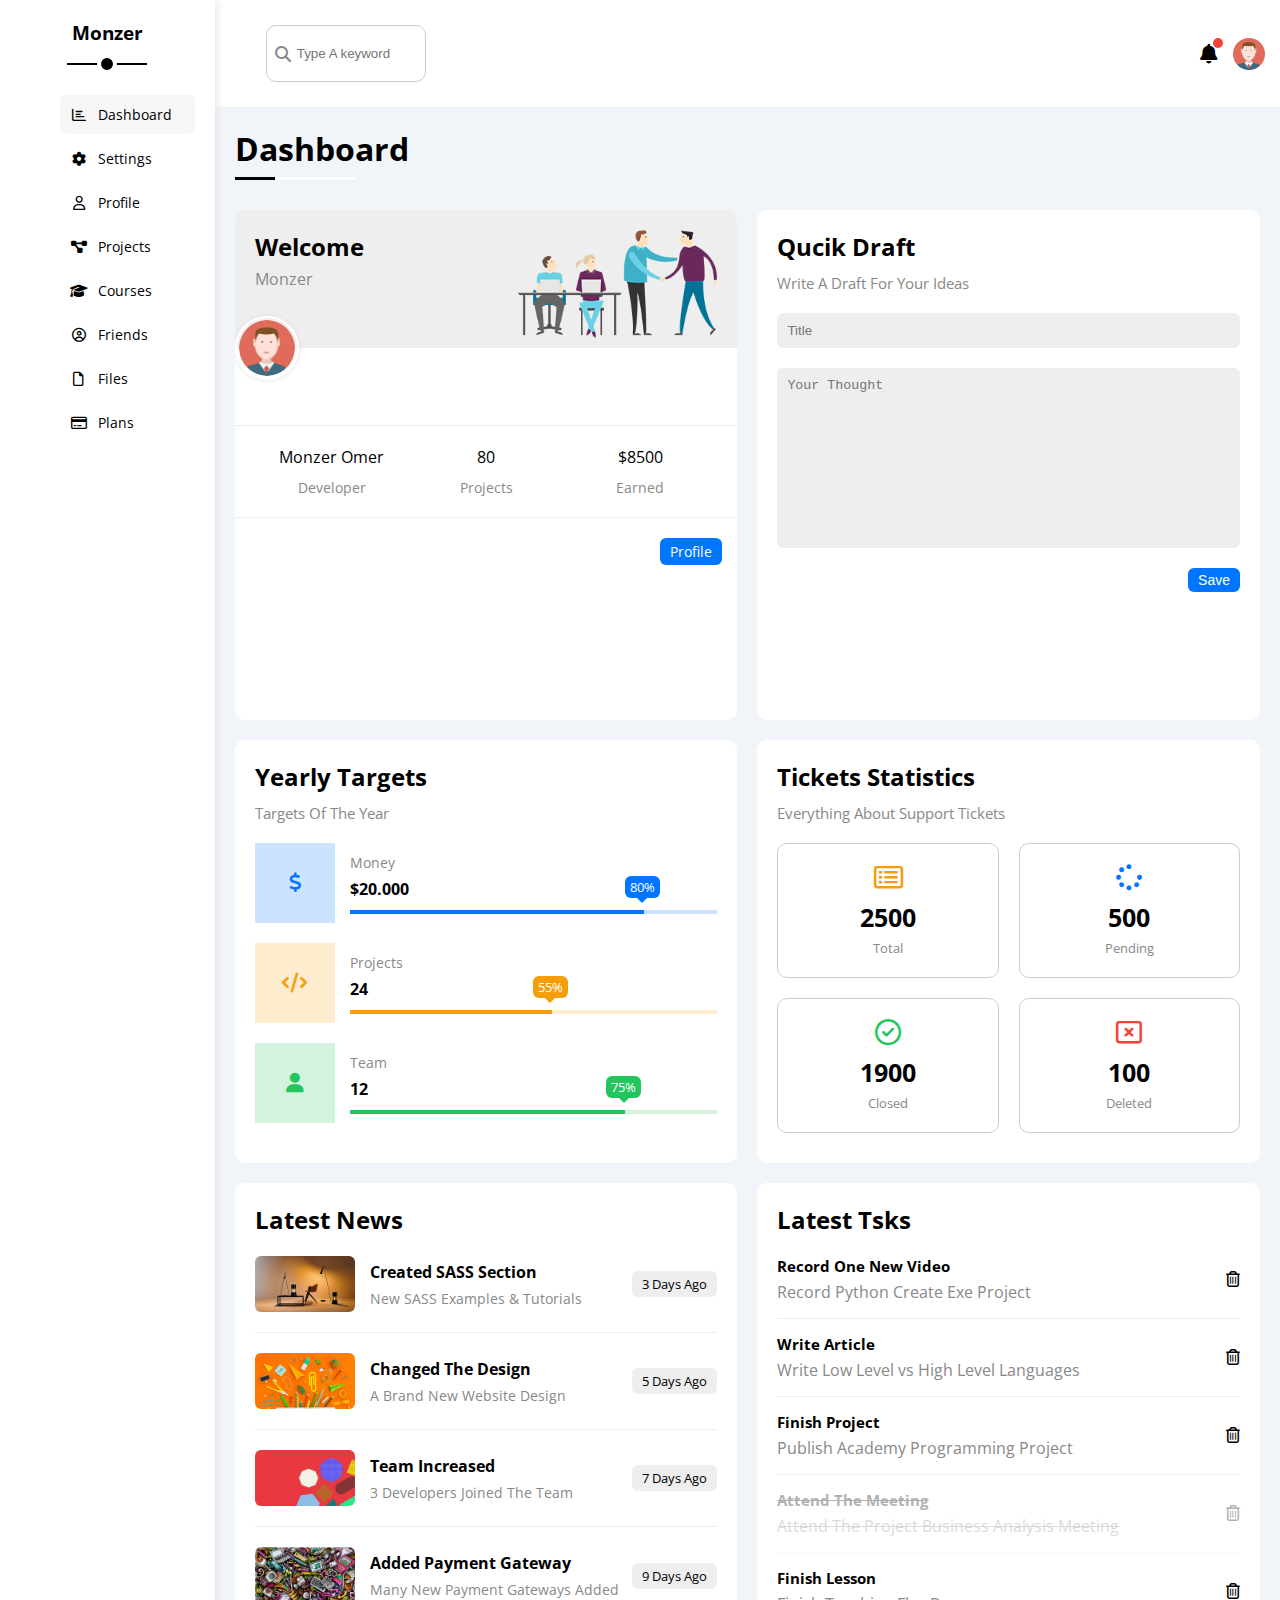
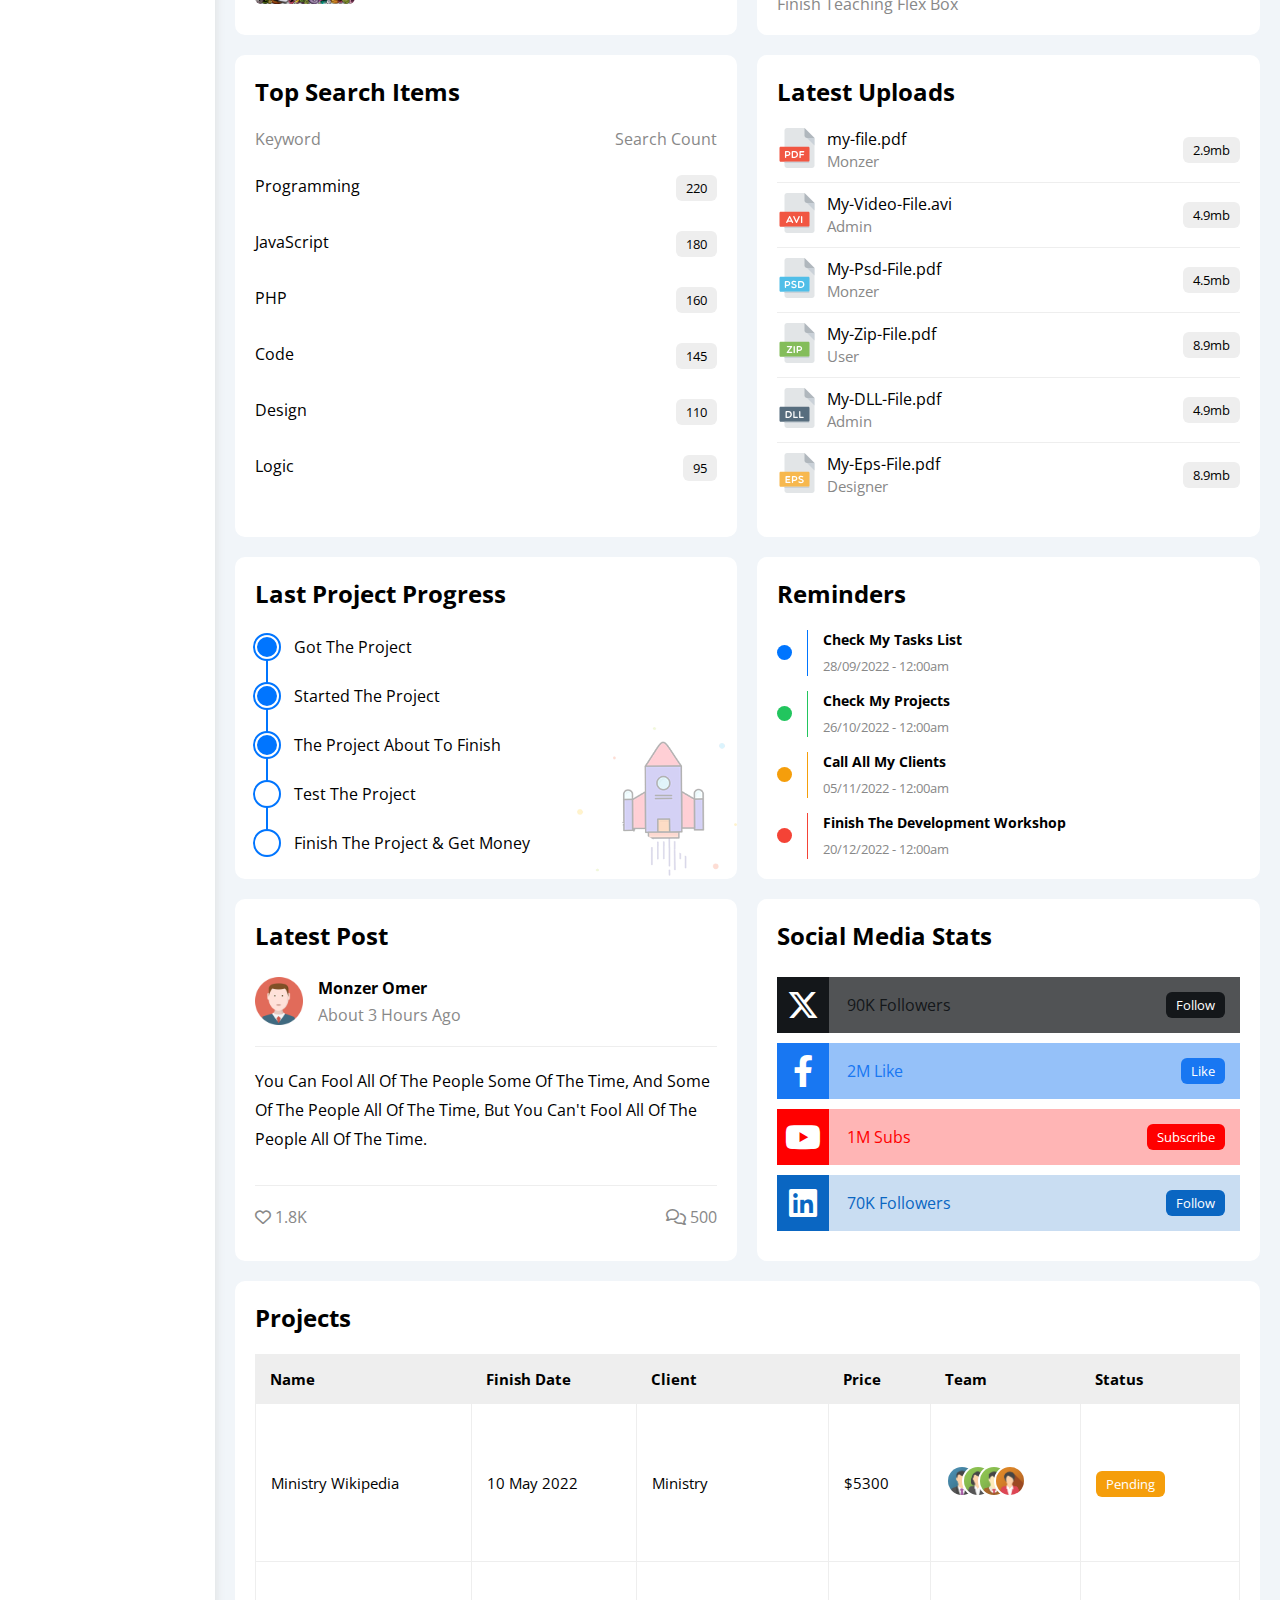
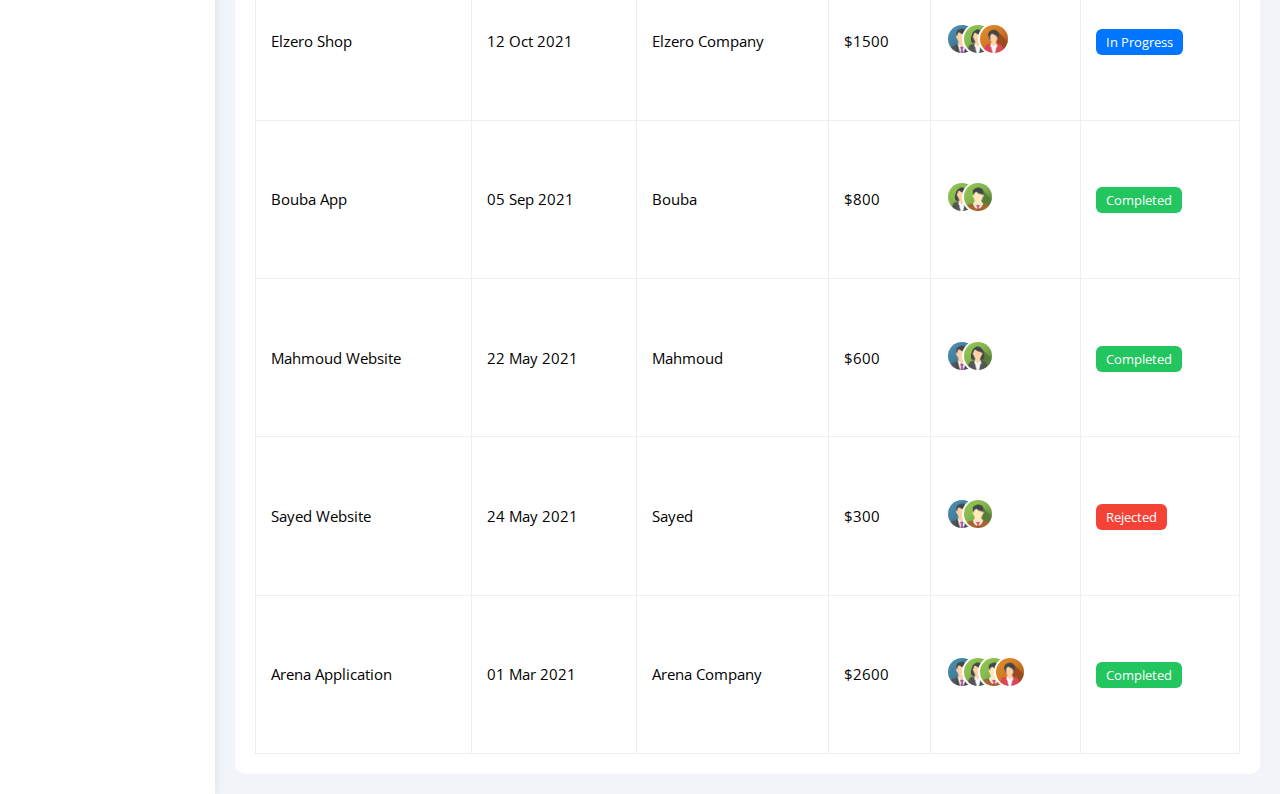
<file: index.html>
<!DOCTYPE html>
<html lang="en">
<head>
    <meta charset="UTF-8">
    <meta name="viewport" content="width=device-width, initial-scale=1.0">
    <title>Dashboard</title>
    
         <!-- web fonts -->
         <link rel="stylesheet" href="css/all.min.css">
     <!-- Framework file -->
     <link rel="stylesheet" href="css/Framework.css"> 
    <!-- Main css file -->
    <link rel="stylesheet" href="css/Master.css">

<!-- google fonts -->
<link rel="preconnect" href="https://fonts.googleapis.com">
<link rel="preconnect" href="https://fonts.gstatic.com" crossorigin>
<link href="https://fonts.googleapis.com/css2?family=Open+Sans:wght@300;500&display=swap" rel="stylesheet">

</head>
<body>
  <div class="page d-flex">
  <div class="sidebar bg-white p-20 p-relative">
    <h3 class="p-relative text-c mt-0">Monzer</h3>
    <ul>
        <li>
            <a class="active d-flex align-center fs-14 p-10 c-black rad-6" href="index.html">
                <i class="fa-regular fa-chart-bar fa-fw"></i> 
                <span >Dashboard</span>
            </a>
        </li>
        <li>
            <a class="d-flex align-center fs-14 p-10 c-black rad-6" href="settings.html">
                <i class="fa-solid fa-gear fa-fw"></i> 
                <span >Settings</span>
            </a>
        </li>
        <li>
            <a class="d-flex align-center fs-14 p-10 c-black rad-6" href="profile.html">
                <i class="fa-regular fa-user fa-fw"></i> 
                <span >Profile</span>
            </a>
        </li>
        <li>
            <a class=" d-flex align-center fs-14 p-10 c-black rad-6" href="projects.html">
                <i class="fa-solid fa-diagram-project fa-fw"></i> 
                <span >Projects</span>
            </a>
        </li>
        <li>
            <a class=" d-flex align-center fs-14 p-10 c-black rad-6" href="courses.html">
                <i class="fa-solid fa-graduation-cap fa-fw"></i> 
                <span >Courses</span>
            </a>
        </li>
        <li>
            <a class=" d-flex align-center fs-14 p-10 c-black rad-6" href="friends.html">
                <i class="fa-regular fa-circle-user fa-fw"></i> 
                <span >Friends</span>
            </a>
        </li>
        <li>
            <a class=" d-flex align-center fs-14 p-10 c-black rad-6" href="files.html">
                <i class="fa-regular fa-file fa-fw"></i> 
                <span >Files</span>
            </a>
        </li>
        <li>
            <a class=" d-flex align-center fs-14 p-10 c-black rad-6" href="plans.html">
                <i class="fa-regular fa-credit-card fa-fw"></i> 
                <span >Plans</span>
            </a>
        </li>
    </ul>
  </div>
  <div class="content w-full">
    <!-- Start Head -->
    <div class="head bg-white p-15 between-flex ">
<div class="p-10 search p-relative">
    <i class="fa-solid fa-magnifying-glass"></i>
    <input type=" p-20 search " placeholder="Type A keyword">
</div>
<div class="icons d-flex align-center">
    <span class="notification p-relative">
        <i class="fa-solid fa-bell fa-lg"></i>
    </span>
    <img  src="images/avatar.png" alt="">
</div>
    </div>
    <!-- End Head -->
    <h1 class="p-relative">Dashboard</h1>
    <div class="wrapper d-grid gap-20">
        <!-- Start Welcome widget -->
        <div class="welcome bg-white rad-10 text-c-mobile block-mobile">
           <div class="intro p-20 d-flex space-between bg-eee">
               <div>
                   <h2 class="m-0">Welcome</h2>
                   <p class="c-grey mt-5">Monzer</p>
               </div>
               <img class="hide-mobile" src="images/welcome.png" alt="">
           </div>
           <img  src="images/avatar.png" alt="" class="avatar">
           <div class="body text-c d-flex p-20 mt-20 mb-20 block-mobile ">
            <div>Monzer Omer <span class="d-block c-grey fs-14 mt-10">Developer</span></div>
            <div>80<span class="d-block c-grey fs-14 mt-10">Projects</span></div>
            <div>$8500 <span class="d-block c-grey fs-14 mt-10">Earned</span></div>
           </div>
           <a href="profile.html" class="visit d-block fs-14  bg-blue c-white w-fit btn-shape">Profile</a>
        </div>
        <!-- End Welcome Widget -->
        <!-- Start Quick Draft Widget -->
        <div class="quick-draft p-20 bg-white rad-10">
           <h2 class="  mt-0 mb-10  ">Qucik Draft</h2> 
           <p class=" mt-0 mb-20 c-grey fs-15 ">Write A Draft For Your Ideas</p>
           <form action="">
            <input type="text" class="d-block mb-20 p-10 w-full b-none bg-eee rad-6" placeholder="Title">
            <textarea placeholder="Your Thought" class="d-block mb-20 p-10 w-full b-none bg-eee rad-6 "></textarea>
            <input type="submit" value="Save" class="save d-block fs-14 c-white bg-blue b-none w-fit btn-shape ">
           </form>
        </div>
        <!-- End Quick Draft Widget -->
            <!-- Start Targets -->
            <div class="targets p-20 bg-white rad-10">
                <h2 class="mt-0 mb-10">Yearly Targets</h2>
                <p class="mt-0 mb-20 c-grey fs-15">Targets Of The Year</p>
                <div class="target-row mb-20 blue center-flex">
                        <div class="icon center-flex">
                            <i class="fa-solid fa-dollar-sign fa-lg c-blue"></i>
                        </div>
                        <div class="details">
                            <span class="fs-14 c-grey">Money</span>
                            <span class="d-block mt-5 mb-10 fw-bold">$20.000</span>
                      
                        <div class="progress p-relative">
                            <span class="bg-blue blue" style="width: 80%;" >
                                <span class=" bg-blue">80%</span>
                            </span>
                        </div>
                    </div>
                </div>
                <div class="target-row mb-20 orange center-flex">
                        <div class="icon center-flex">
                            <i class="fa-solid fa-code fa-lg c-orange"></i>
                        </div>
                        <div class="details">
                            <span class="fs-14 c-grey">Projects</span>
                            <span class="d-block mt-5 mb-10 fw-bold">24</span>
                      
                        <div class="progress p-relative">
                            <span class="bg-orange orange" style="width: 55%;" >
                                <span class=" bg-orange">55%</span>
                            </span>
                        </div>
                    </div>
                </div>
                <div class="target-row mb-20 green center-flex">
                        <div class="icon center-flex">
                            <i class="fa-solid fa-user fa-lg c-green"></i>
                        </div>
                        <div class="details">
                            <span class="fs-14 c-grey">Team</span>
                            <span class="d-block mt-5 mb-10 fw-bold">12</span>
                      
                        <div class="progress p-relative">
                            <span class="bg-green green" style="width: 75%;" >
                                <span class=" bg-green">75%</span>
                            </span>
                        </div>
                    </div>
                </div>
             </div>
      <!-- End Targets -->
      <!-- Start Tickets Widget -->
      <div class="tickets p-20 bg-white rad-10">
          <h2 class="mt-0 mb-10">Tickets Statistics</h2>
          <p class="mt-0 mb-20 c-grey fs-15 ">Everything About Support Tickets</p>
          <div class="d-flex text-c f-wrap gap-20">
            <div class="box p-20 rad-10 fs-13 c-grey">
                <i class="fa-regular fa-rectangle-list fa-2x mb-10 c-orange"></i>
                <span class="d-block c-black fw-bold fs-25 mb-5 ">2500</span>
                Total
            </div>
            <div class="box p-20 rad-10 fs-13 c-grey">
                <i class="fa-solid fa-spinner fa-2x mb-10 c-blue"></i>
                <span class="d-block c-black fw-bold fs-25 mb-5 ">500</span>
                Pending
            </div>
            <div class="box p-20 rad-10 fs-13 c-grey">
                <i class="fa-regular fa-circle-check fa-2x mb-10 c-green"></i>
                <span class="d-block c-black fw-bold fs-25 mb-5 ">1900</span>
                Closed
            </div>
            <div class="box p-20 rad-10 fs-13 c-grey">
                <i class="fa-regular fa-rectangle-xmark  fa-2x mb-10 c-red "></i>
                <span class="d-block c-black fw-bold fs-25 mb-5 ">100</span>
                Deleted
            </div>
          </div>
      </div>
      <!-- End Tickets Widget -->
      <!-- Start Latest News -->
     <div class="latest-news  p-20 bg-white rad-10 txt-c-mobile">
         <h2 class="mt-0 mb-20">Latest News</h2> 
         <div class="news-row d-flex align-center">
            <img src="images/news-01.png" alt="">
            <div class="info">
                <h3>Created SASS Section</h3>
                <p class="m-0 c-grey fs-14">New SASS Examples & Tutorials</p>
            </div>
            <div class="btn-shape bg-eee fs-13 label ">3 Days Ago</div>
         </div> 
         <div class="news-row d-flex align-center">
            <img src="images/news-02.png" alt="">
            <div class="info">
                <h3>Changed The Design</h3>
                <p class="m-0 c-grey fs-14"> A Brand New Website Design</p>
            </div>
            <div class="btn-shape bg-eee fs-13 label ">5 Days Ago</div>
         </div> 
         <div class="news-row d-flex align-center">
            <img src="images/news-03.png" alt="">
            <div class="info">
                <h3>Team Increased</h3>
                <p class="m-0 c-grey fs-14">3 Developers Joined The Team</p>
            </div>
            <div class="btn-shape bg-eee fs-13 label ">7 Days Ago</div>
         </div> 
         <div class="news-row d-flex align-center">
            <img src="images/news-04.png" alt="">
            <div class="info">
                <h3>Added Payment Gateway</h3>
                <p class="m-0 c-grey fs-14">Many New Payment Gateways Added</p>
            </div>
            <div class="btn-shape bg-eee fs-13 label ">9 Days Ago</div>
         </div> 
     </div>
      <!-- End Latest News -->
      <!-- Start Tasks -->
      <div class="tasks  p-20 bg-white rad-10 txt-c-mobile">
           <h2 class="mt-0 mb-20">Latest Tsks</h2>
           <div class="task-row between-flex">
            <div class="info">
               <h3 class="mt-0 mb-5 fs-15 ">Record One New Video</h3>
               <p class="m-0 c-grey">Record Python Create Exe Project</p>
            </div>
            <i class="fa-regular fa-trash-can delete"></i>
           </div>
           <div class="task-row between-flex">
            <div class="info">
               <h3 class="mt-0 mb-5 fs-15 ">Write Article</h3>
               <p class="m-0 c-grey"> Write Low Level vs High Level Languages</p>
            </div>
            <i class="fa-regular fa-trash-can delete"></i>
           </div>
           <div class="task-row between-flex">
            <div class="info">
               <h3 class="mt-0 mb-5 fs-15 ">Finish Project</h3>
               <p class="m-0 c-grey">Publish Academy Programming Project</p>
            </div>
            <i class="fa-regular fa-trash-can delete"></i>
           </div>
           <div class="task-row between-flex done">
            <div class="info">
               <h3 class="mt-0 mb-5 fs-15 ">Attend The Meeting</h3>
               <p class="m-0 c-grey"> Attend The Project Business Analysis Meeting</p>
            </div>
            <i class="fa-regular fa-trash-can delete"></i>
           </div>
           <div class="task-row between-flex">
            <div class="info">
               <h3 class="mt-0 mb-5 fs-15 ">Finish Lesson</h3>
               <p class="m-0 c-grey"> Finish Teaching Flex Box</p>
            </div>
            <i class="fa-regular fa-trash-can delete"></i>
           </div>
          
      </div>
      <!-- End Tasks -->
      <!-- Start Top Search Items Widget -->
      <div class="search-items  p-20 bg-white rad-10">
        <h2 class="mt-0 mb-20">Top Search Items</h2>
          <div class="items-head d-flex space-between c-grey mb-10">
            <div>Keyword</div>
            <div>Search Count</div>
          </div>
          <div class="items d-flex space-between pt-15 pb-15">
            <span>Programming</span>
            <span class="bg-eee btn-shape fs-13 ">220</span>
          </div>
          <div class="items d-flex space-between pt-15 pb-15">
            <span>JavaScript</span>
            <span class="bg-eee btn-shape fs-13 ">180</span>
          </div>
          <div class="items d-flex space-between pt-15 pb-15">
            <span>PHP</span>
            <span class="bg-eee btn-shape fs-13 ">160</span>
          </div>
          <div class="items d-flex space-between pt-15 pb-15">
            <span>Code</span>
            <span class="bg-eee btn-shape fs-13 ">145</span>
          </div>
          <div class="items d-flex space-between pt-15 pb-15">
            <span>Design</span>
            <span class="bg-eee btn-shape fs-13 ">110</span>
          </div>
          <div class="items d-flex space-between pt-15 pb-15">
            <span>Logic</span>
            <span class="bg-eee btn-shape fs-13 ">95</span>
          </div>
      </div>
      <!-- End Top Search Items Widget -->
      <!-- Start Latest Uploads Widget -->
      <div class="latest-uploads p-20 bg-white rad-10">
             <h2 class="mt-0 mb-20">Latest Uploads</h2>
             <ul class="m-0">
                <li class="between-flex pb-10 mb-10">
                    <div class="d-flex end-flex">
                        <img class="mr-10" src="images/pdf.svg" alt="">
                   <div>
                        <span class="d-block">my-file.pdf</span>
                        <span class="fs-15 c-grey">Monzer</span>
                    </div>
                </div>
                    <div class="bg-eee btn-shape fs-13 ">2.9mb</div>
             
                </li>
                <li class="between-flex pb-10 mb-10">
                    <div class="d-flex end-flex">
                        <img class="mr-10" src="images/avi.svg" alt="">
                   <div>
                        <span class="d-block">My-Video-File.avi</span>
                        <span class="fs-15 c-grey">Admin</span>
                    </div>
                </div>
                    <div class="bg-eee btn-shape fs-13 ">4.9mb</div>
             
                </li>
                <li class="between-flex pb-10 mb-10">
                    <div class="d-flex end-flex">
                        <img class="mr-10" src="images/psd.svg" alt="">
                   <div>
                        <span class="d-block">My-Psd-File.pdf</span>
                        <span class="fs-15 c-grey">Monzer</span>
                    </div>
                </div>
                    <div class="bg-eee btn-shape fs-13 ">4.5mb</div>
             
                </li>
                <li class="between-flex pb-10 mb-10">
                    <div class="d-flex end-flex">
                        <img class="mr-10" src="images/zip.svg" alt="">
                   <div>
                        <span class="d-block">My-Zip-File.pdf</span>
                        <span class="fs-15 c-grey">User</span>
                    </div>
                </div>
                    <div class="bg-eee btn-shape fs-13 ">8.9mb</div>
             
                </li>
                <li class="between-flex pb-10 mb-10">
                    <div class="d-flex end-flex">
                        <img class="mr-10" src="images/dll.svg" alt="">
                   <div>
                        <span class="d-block">My-DLL-File.pdf</span>
                        <span class="fs-15 c-grey">Admin</span>
                    </div>
                </div>
                    <div class="bg-eee btn-shape fs-13 ">4.9mb</div>
             
                </li>
                <li class="between-flex pb-10 mb-10">
                    <div class="d-flex end-flex">
                        <img class="mr-10" src="images/eps.svg" alt="">
                   <div>
                        <span class="d-block">My-Eps-File.pdf</span>
                        <span class="fs-15 c-grey">Designer</span>
                    </div>
                </div>
                    <div class="bg-eee btn-shape fs-13 ">8.9mb</div>
             
                </li>
             </ul>
      </div>
      <!-- End Latest Uploads Widget -->
      <!-- Start Last Project Progress Widget -->
         <div class="last-project p-20 bg-white rad-10 p-relative">
            <h2 class="mt-0 mb-20">Last Project Progress</h2>
              <ul class="m-0 p-relative">
                <li class="mt-25 d-flex align-center done  ">Got The Project</li>
                <li class="mt-25 d-flex align-center done ">Started The Project</li>
                <li class="mt-25 d-flex align-center done ">The Project About To Finish</li>
                <li class="mt-25 d-flex align-center current ">Test The Project</li>
                <li class="mt-25 d-flex align-center ">Finish The Project & Get Money</li>
              </ul>
              <img class="launch-icon hide-mobile" src="images/project.png" alt="">
         </div>
      <!-- End Last Project Progress Widget -->
      <!--Start Reminders Widget-->
      <div class="reminders  p-20 bg-white rad-10 p-relative">
        <h2 class="mt-0 mb-20">Reminders</h2>
        <ul class="m-0">
            <li class="d-flex align-center mt-15">
                <span class="key bg-blue mr-15 d-block rad-half "></span>
                <div class="pl-15 blue">
                    <p class="fs-14 fw-bold mt-0 mb-5">Check My Tasks List</p>
                    <span class="fs-13 c-grey">28/09/2022 - 12:00am</span>
                </div>
            </li>
            <li class="d-flex align-center mt-15">
                <span class="key bg-green mr-15 d-block rad-half "></span>
                <div class="pl-15 green">
                    <p class="fs-14 fw-bold mt-0 mb-5">Check My Projects</p>
                    <span class="fs-13 c-grey">26/10/2022 - 12:00am</span>
                </div>
            </li>
            <li class="d-flex align-center mt-15">
                <span class="key bg-orange mr-15 d-block rad-half "></span>
                <div class="pl-15 orange">
                    <p class="fs-14 fw-bold mt-0 mb-5">Call All My Clients</p>
                    <span class="fs-13 c-grey">05/11/2022 - 12:00am</span>
                </div>
            </li>
            <li class="d-flex align-center mt-15">
                <span class="key bg-red mr-15 d-block rad-half "></span>
                <div class="pl-15 red">
                    <p class="fs-14 fw-bold mt-0 mb-5">Finish The Development Workshop</p>
                    <span class="fs-13 c-grey"> 20/12/2022 - 12:00am</span>
                </div>
            </li>
        </ul>

      </div>
      <!--End Reminders Widget-->
      <!-- Start Latest Post Widget -->
      <div class="latest-post  p-20 bg-white rad-10 p-relative">
           <h2 class="mt-0 mb-25">Latest Post</h2>
           <div class="top d-flex align-center">
            <img class="avatar mr-15" src="images/avatar.png" alt="">
            <div class="info">
                <span class="d-block mb-5 fw-bold">Monzer Omer</span>
                <span class="c-grey">About 3 Hours Ago</span>
            </div>
           </div>
           <div class="post-content text-c-mobile pt-20 pb-20 mt-20 mb-20">
            You Can Fool All Of The People Some Of The Time, And Some Of The People All Of The Time, But You Can't Fool All Of The People All Of The Time.
           </div>
           <div class="post-stats between-flex c-grey">
              <div>
                <i class="fa-regular fa-heart"></i>
                <span>1.8K</span>
              </div>
          
              <div>
                <i class="fa-regular fa-comments"></i>
                <span>500</span>
              </div>
           </div>
      </div>
      <!-- End Latest Post Widget -->
      <!-- Start Social Media Stats Widget -->
      <div class="social-media p-20 bg-white rad-10 p-relative">
           <h2 class="mt-0 mb-25">Social Media Stats</h2>
           <div class="box X p-15 p-relative between-flex mb-10">
            <i class="fa-brands fa-x-twitter fa-2x  c-white h-full center-flex "></i>
            <span>90K Followers</span>
            <a class="fs-13 c-white btn-shape" href="#">Follow</a>
           </div>
           <div class="box facebook p-15 p-relative between-flex mb-10">
            <i class="fa-brands fa-facebook-f fa-2x  c-white h-full center-flex "></i>
            <span>2M Like</span>
            <a class="fs-13 c-white btn-shape" href="#">Like</a>
           </div>
           <div class="box youtube p-15 p-relative between-flex mb-10">
            <i class="fa-brands fa-youtube fa-2x  c-white h-full center-flex "></i>
            <span>1M Subs</span>
            <a class="fs-13 c-white btn-shape" href="#">Subscribe</a>
           </div>
           <div class="box linkedin p-15 p-relative between-flex mb-10">
            <i class="fa-brands fa-linkedin fa-2x  c-white h-full center-flex "></i>
            <span>70K Followers</span>
            <a class="fs-13 c-white btn-shape" href="#">Follow</a>
           </div>
      </div>
      <!-- End Social Media Stats Widget -->
    </div>
    <!-- Start Project Table -->
    <div class="projects p-20 m-20 bg-white rad-10">
           <h2 class="mt-0 mb-20">Projects</h2>  
           <div class="responsive-table">
            <table class="fs-15 w-full">
                <thead>
                    <tr>
                        <td>Name</td>
                        <td>Finish Date</td>
                        <td>Client</td>
                        <td>Price</td>
                        <td>Team</td>
                        <td>Status</td>
                    </tr>
                </thead>
                <tbody>
                    <tr>
                        <td>Ministry Wikipedia</td>
                        <td>10 May 2022</td>
                        <td>Ministry</td>
                        <td>$5300</td>
                        <td>
                            <img src="images/team-01.png" alt="">
                            <img src="images/team-02.png" alt="">
                            <img src="images/team-03.png" alt="">
                            <img src="images/team-04.png" alt="">
                        </td>
                         <td>
                            <span class="label fs-13 btn-shape bg-orange c-white ">Pending</span>
                         </td>

                    </tr>
                    <tr>
                        <td>Elzero Shop</td>
                        <td>12 Oct 2021</td>
                        <td>Elzero Company</td>
                        <td>$1500</td>
                        <td>
                          <img src="images/team-01.png" alt="" />
                          <img src="images/team-02.png" alt="" />
                          <img src="images/team-04.png" alt="" />
                        </td>
                        <td><span class="label fs-13 btn-shape bg-blue c-white">In Progress</span></td>
                      </tr>
                      <tr>
                        <td>Bouba App</td>
                        <td>05 Sep 2021</td>
                        <td>Bouba</td>
                        <td>$800</td>
                        <td>
                          <img src="images/team-02.png" alt="" />
                          <img src="images/team-03.png" alt="" />
                        </td>
                        <td><span class="label fs-13 btn-shape bg-green c-white">Completed</span></td>
                      </tr>
                      <tr>
                        <td>Mahmoud Website</td>
                        <td>22 May 2021</td>
                        <td>Mahmoud</td>
                        <td>$600</td>
                        <td>
                          <img src="images/team-01.png" alt="" />
                          <img src="images/team-02.png" alt="" />
                        </td>
                        <td><span class="label fs-13 btn-shape bg-green c-white">Completed</span></td>
                      </tr>
                      
                      <tr>
                        <td>Sayed Website</td>
                        <td>24 May 2021</td>
                        <td>Sayed</td>
                        <td>$300</td>
                        <td>
                          <img src="images/team-01.png" alt="" />
                          <img src="images/team-03.png" alt="" />
                        </td>
                        <td><span class="label fs-13 btn-shape bg-red c-white">Rejected</span></td>
                      </tr>
                      <tr>
                        <td>Arena Application</td>
                        <td>01 Mar 2021</td>
                        <td>Arena Company</td>
                        <td>$2600</td>
                        <td>
                          <img src="images/team-01.png" alt="" />
                          <img src="images/team-02.png" alt="" />
                          <img src="images/team-03.png" alt="" />
                          <img src="images/team-04.png" alt="" />
                        </td>
                        <td><span class="label fs-13 btn-shape bg-green c-white">Completed</span></td>
                      </tr>
                </tbody>
            </table>
           </div>
    </div>
    <!-- End Project Table -->

  </div>

 
</div> 

</body>
</html>
</file>
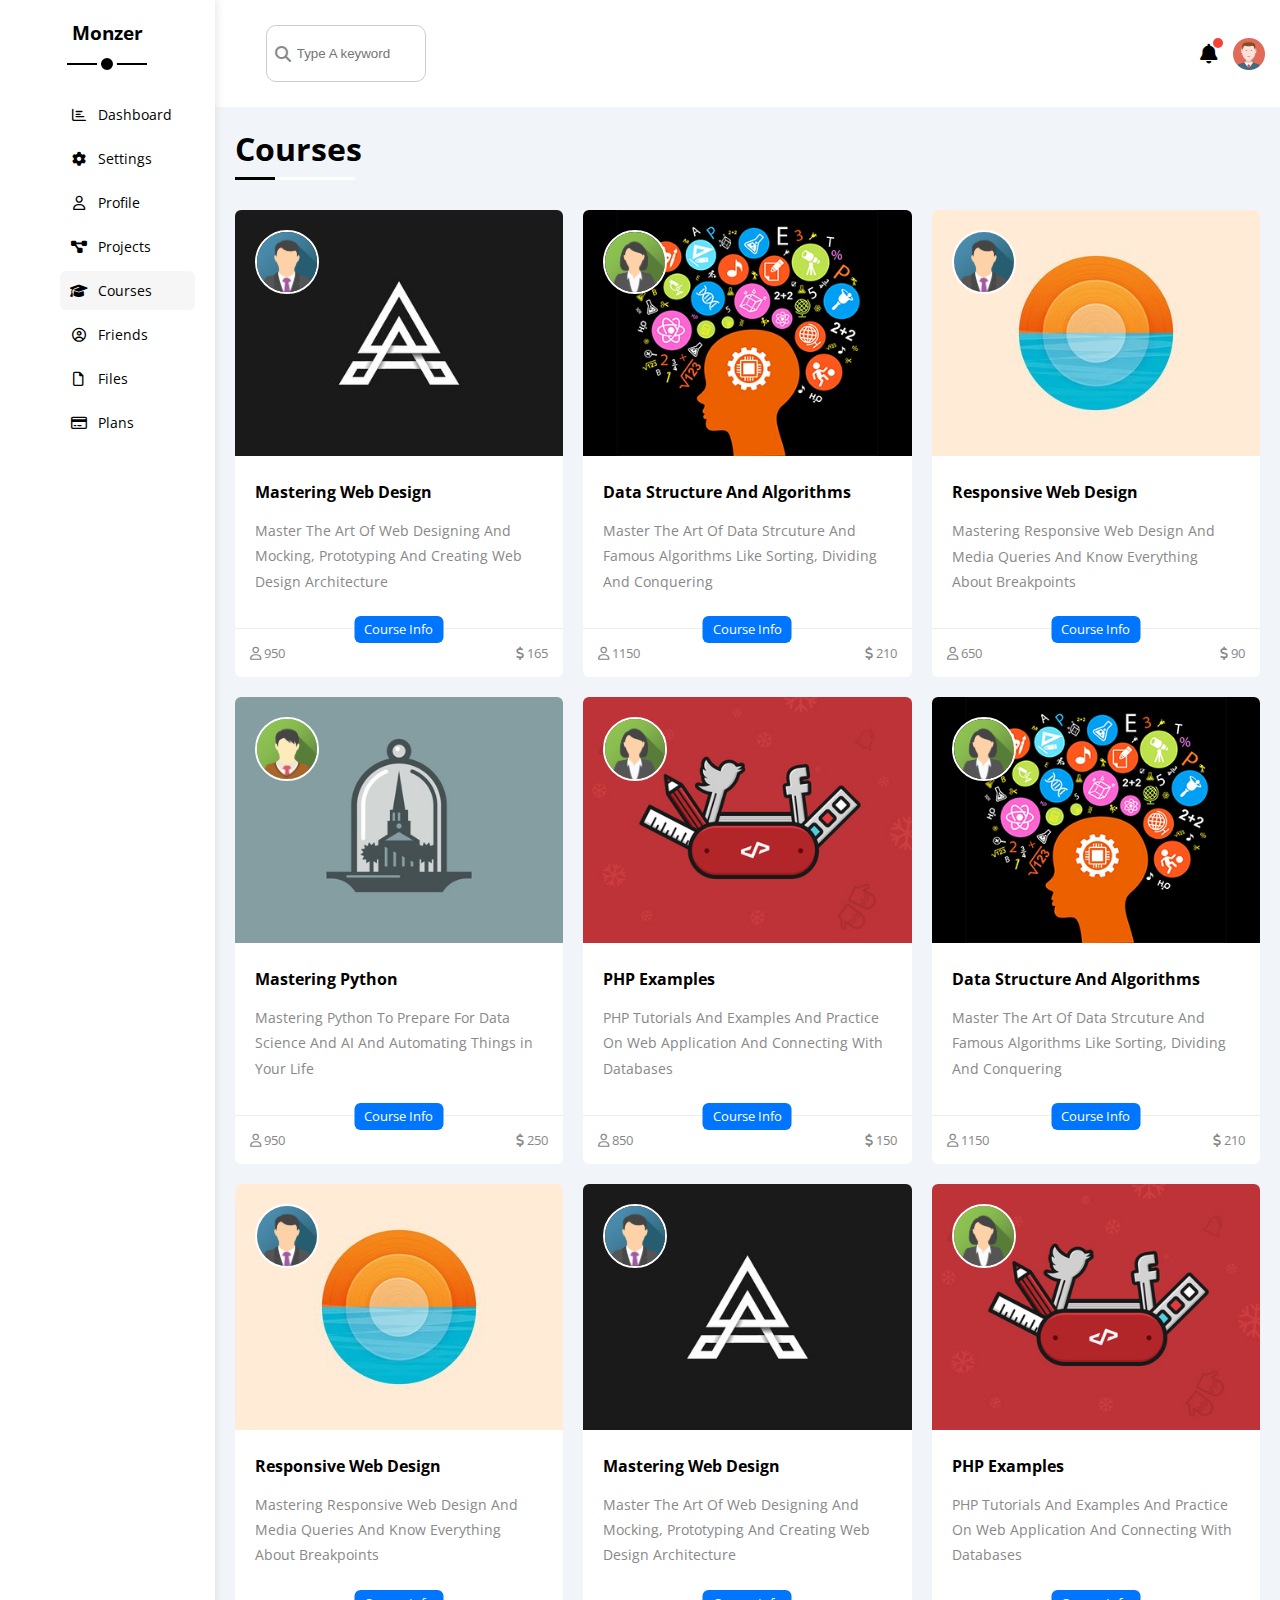
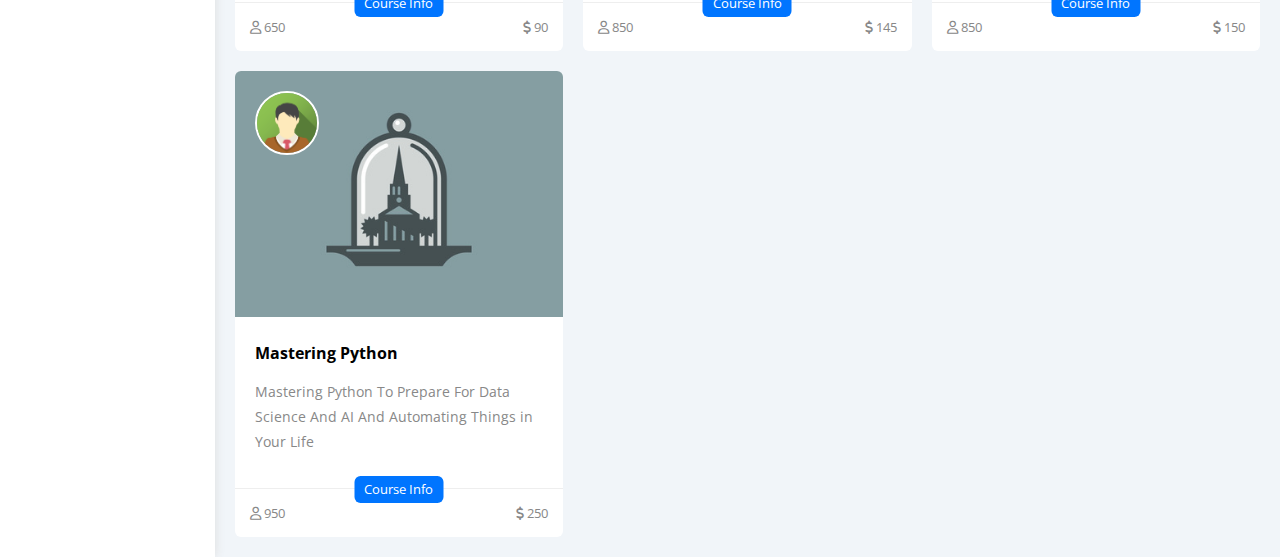
<file: courses.html>
<!DOCTYPE html>
<html lang="en">
<head>
    <meta charset="UTF-8">
    <meta name="viewport" content="width=device-width, initial-scale=1.0">
    <title>Courses</title>
    
         <!-- web fonts -->
         <link rel="stylesheet" href="css/all.min.css">
     <!-- Framework file -->
     <link rel="stylesheet" href="css/Framework.css"> 
    <!-- Main css file -->
    <link rel="stylesheet" href="css/Master.css">

<!-- google fonts -->
<link rel="preconnect" href="https://fonts.googleapis.com">
<link rel="preconnect" href="https://fonts.gstatic.com" crossorigin>
<link href="https://fonts.googleapis.com/css2?family=Open+Sans:wght@300;500&display=swap" rel="stylesheet">

</head>
<body>
  <div class="page d-flex">
  <div class="sidebar bg-white p-20 p-relative">
    <h3 class="p-relative text-c mt-0">Monzer</h3>
    <ul>
        <li>
            <a class=" d-flex align-center fs-14 p-10 c-black rad-6" href="index.html">
                <i class="fa-regular fa-chart-bar fa-fw"></i> 
                <span >Dashboard</span>
            </a>
        </li>
        <li>
            <a class=" d-flex align-center fs-14 p-10 c-black rad-6" href="settings.html">
                <i class="fa-solid fa-gear fa-fw"></i> 
                <span >Settings</span>
            </a>
        </li>
        <li>
            <a class="  d-flex align-center fs-14 p-10 c-black rad-6" href="profile.html">
                <i class="fa-regular fa-user fa-fw"></i> 
                <span >Profile</span>
            </a>
        </li>
        <li>
            <a class=" d-flex align-center fs-14 p-10 c-black rad-6" href="projects.html">
                <i class="fa-solid fa-diagram-project fa-fw"></i> 
                <span >Projects</span>
            </a>
        </li>
        <li>
            <a class=" active d-flex align-center fs-14 p-10 c-black rad-6" href="courses.html">
                <i class="fa-solid fa-graduation-cap fa-fw"></i> 
                <span >Courses</span>
            </a>
        </li>
        <li>
            <a class=" d-flex align-center fs-14 p-10 c-black rad-6" href="friends.html">
                <i class="fa-regular fa-circle-user fa-fw"></i> 
                <span >Friends</span>
            </a>
        </li>
        <li>
            <a class=" d-flex align-center fs-14 p-10 c-black rad-6" href="files.html">
                <i class="fa-regular fa-file fa-fw"></i> 
                <span >Files</span>
            </a>
        </li>
        <li>
            <a class=" d-flex align-center fs-14 p-10 c-black rad-6" href="plans.html">
                <i class="fa-regular fa-credit-card fa-fw"></i> 
                <span >Plans</span>
            </a>
        </li>
    </ul>
  </div>
  <div class="content w-full">
    <!-- Start Head -->
    <div class="head bg-white p-15 between-flex ">
<div class="p-10 search p-relative">
    <i class="fa-solid fa-magnifying-glass"></i>
    <input type=" p-20 search " placeholder="Type A keyword">
</div>
<div class="icons d-flex align-center">
    <span class="notification p-relative">
        <i class="fa-solid fa-bell fa-lg"></i>
    </span>
    <img  src="images/avatar.png" alt="">
</div>
    </div>
    <!-- End Head -->
    <h1 class="p-relative">Courses</h1>
    
    <div class="courses-page d-grid m-20 gap-20">
        <div class="course bg-white rad-6 p-relative">
           <img src="images/course-01.jpg" alt="" class="cover">
           <img src="images/team-01.png" alt="" class="instructor">
           <div class="p-20">
            <h4 class="m-0">Mastering Web Design</h4>
            <p class="c-grey mt-15 fs-14 description">Master The Art Of Web Designing And Mocking, Prototyping And Creating Web Design Architecture</p>
           </div>
           <div class="info p-15 between-flex p-relative fs-13 ">
            <span class="title c-white bg-blue btn-shape">Course Info</span>
            <span class="c-grey">
                <i class="fa-regular fa-user"></i>
                950
            </span>
            <span class="c-grey">
                <i class="fa-solid fa-dollar-sign"></i>
               165
            </span>
           </div>
        </div>
        <div class="course bg-white rad-6 p-relative">
           <img src="images/course-02.jpg" alt="" class="cover">
           <img src="images/team-02.png" alt="" class="instructor">
           <div class="p-20">
            <h4 class="m-0">Data Structure And Algorithms</h4>
            <p class="c-grey mt-15 fs-14 description">Master The Art Of Data Strcuture And Famous Algorithms Like Sorting, Dividing And Conquering</p>
           </div>
           <div class="info p-15 between-flex p-relative fs-13 ">
            <span class="title c-white bg-blue btn-shape">Course Info</span>
            <span class="c-grey">
                <i class="fa-regular fa-user"></i>
                1150
            </span>
            <span class="c-grey">
                <i class="fa-solid fa-dollar-sign"></i>
               210
            </span>
           </div>
        </div>
        <div class="course bg-white rad-6 p-relative">
           <img src="images/course-03.jpg" alt="" class="cover">
           <img src="images/team-01.png" alt="" class="instructor">
           <div class="p-20">
            <h4 class="m-0">Responsive Web Design</h4>
            <p class="c-grey mt-15 fs-14 description">Mastering Responsive Web Design And Media Queries And Know Everything About Breakpoints</p>
           </div>
           <div class="info p-15 between-flex p-relative fs-13 ">
            <span class="title c-white bg-blue btn-shape">Course Info</span>
            <span class="c-grey">
                <i class="fa-regular fa-user"></i>
                650
            </span>
            <span class="c-grey">
                <i class="fa-solid fa-dollar-sign"></i>
               90
            </span>
           </div>
        </div>
        <div class="course bg-white rad-6 p-relative">
           <img src="images/course-04.jpg" alt="" class="cover">
           <img src="images/team-03.png" alt="" class="instructor">
           <div class="p-20">
            <h4 class="m-0">Mastering Python</h4>
            <p class="c-grey mt-15 fs-14 description">Mastering Python To Prepare For Data Science And AI And Automating Things in Your Life</p>
           </div>
           <div class="info p-15 between-flex p-relative fs-13 ">
            <span class="title c-white bg-blue btn-shape">Course Info</span>
            <span class="c-grey">
                <i class="fa-regular fa-user"></i>
                950
            </span>
            <span class="c-grey">
                <i class="fa-solid fa-dollar-sign"></i>
               250
            </span>
           </div>
        </div>
        <div class="course bg-white rad-6 p-relative">
            <img src="images/course-05.jpg" alt="" class="cover">
            <img src="images/team-02.png" alt="" class="instructor">
            <div class="p-20">
             <h4 class="m-0">PHP Examples</h4>
             <p class="c-grey mt-15 fs-14 description">PHP Tutorials And Examples And Practice On Web Application And Connecting With Databases</p>
            </div>
            <div class="info p-15 between-flex p-relative fs-13 ">
             <span class="title c-white bg-blue btn-shape">Course Info</span>
             <span class="c-grey">
                 <i class="fa-regular fa-user"></i>
                 850
             </span>
             <span class="c-grey">
                 <i class="fa-solid fa-dollar-sign"></i>
                150
             </span>
            </div>
        </div>
        <div class="course bg-white rad-6 p-relative">
            <img src="images/course-02.jpg" alt="" class="cover">
            <img src="images/team-02.png" alt="" class="instructor">
            <div class="p-20">
             <h4 class="m-0">Data Structure And Algorithms</h4>
             <p class="c-grey mt-15 fs-14 description">Master The Art Of Data Strcuture And Famous Algorithms Like Sorting, Dividing And Conquering</p>
            </div>
            <div class="info p-15 between-flex p-relative fs-13 ">
             <span class="title c-white bg-blue btn-shape">Course Info</span>
             <span class="c-grey">
                 <i class="fa-regular fa-user"></i>
                 1150
             </span>
             <span class="c-grey">
                 <i class="fa-solid fa-dollar-sign"></i>
                210
             </span>
            </div>
         </div>
         <div class="course bg-white rad-6 p-relative">
            <img src="images/course-03.jpg" alt="" class="cover">
            <img src="images/team-01.png" alt="" class="instructor">
            <div class="p-20">
             <h4 class="m-0">Responsive Web Design</h4>
             <p class="c-grey mt-15 fs-14 description">Mastering Responsive Web Design And Media Queries And Know Everything About Breakpoints</p>
            </div>
            <div class="info p-15 between-flex p-relative fs-13 ">
             <span class="title c-white bg-blue btn-shape">Course Info</span>
             <span class="c-grey">
                 <i class="fa-regular fa-user"></i>
                 650
             </span>
             <span class="c-grey">
                 <i class="fa-solid fa-dollar-sign"></i>
                90
             </span>
            </div>
         </div>
        <div class="course bg-white rad-6 p-relative">
           <img src="images/course-01.jpg" alt="" class="cover">
           <img src="images/team-01.png" alt="" class="instructor">
           <div class="p-20">
            <h4 class="m-0">Mastering Web Design</h4>
            <p class="c-grey mt-15 fs-14 description">Master The Art Of Web Designing And Mocking, Prototyping And Creating Web Design Architecture</p>
           </div>
           <div class="info p-15 between-flex p-relative fs-13 ">
            <span class="title c-white bg-blue btn-shape">Course Info</span>
            <span class="c-grey">
                <i class="fa-regular fa-user"></i>
                850
            </span>
            <span class="c-grey">
                <i class="fa-solid fa-dollar-sign"></i>
               145
            </span>
           </div>
        </div>
        <div class="course bg-white rad-6 p-relative">
            <img src="images/course-05.jpg" alt="" class="cover">
            <img src="images/team-02.png" alt="" class="instructor">
            <div class="p-20">
             <h4 class="m-0">PHP Examples</h4>
             <p class="c-grey mt-15 fs-14 description">PHP Tutorials And Examples And Practice On Web Application And Connecting With Databases</p>
            </div>
            <div class="info p-15 between-flex p-relative fs-13 ">
             <span class="title c-white bg-blue btn-shape">Course Info</span>
             <span class="c-grey">
                 <i class="fa-regular fa-user"></i>
                 850
             </span>
             <span class="c-grey">
                 <i class="fa-solid fa-dollar-sign"></i>
                150
             </span>
            </div>
        </div>
        <div class="course bg-white rad-6 p-relative">
            <img src="images/course-04.jpg" alt="" class="cover">
            <img src="images/team-03.png" alt="" class="instructor">
            <div class="p-20">
             <h4 class="m-0">Mastering Python</h4>
             <p class="c-grey mt-15 fs-14 description">Mastering Python To Prepare For Data Science And AI And Automating Things in Your Life</p>
            </div>
            <div class="info p-15 between-flex p-relative fs-13 ">
             <span class="title c-white bg-blue btn-shape">Course Info</span>
             <span class="c-grey">
                 <i class="fa-regular fa-user"></i>
                 950
             </span>
             <span class="c-grey">
                 <i class="fa-solid fa-dollar-sign"></i>
                250
             </span>
            </div>
         </div>
   

    </div>
</body>
</html>
</file>
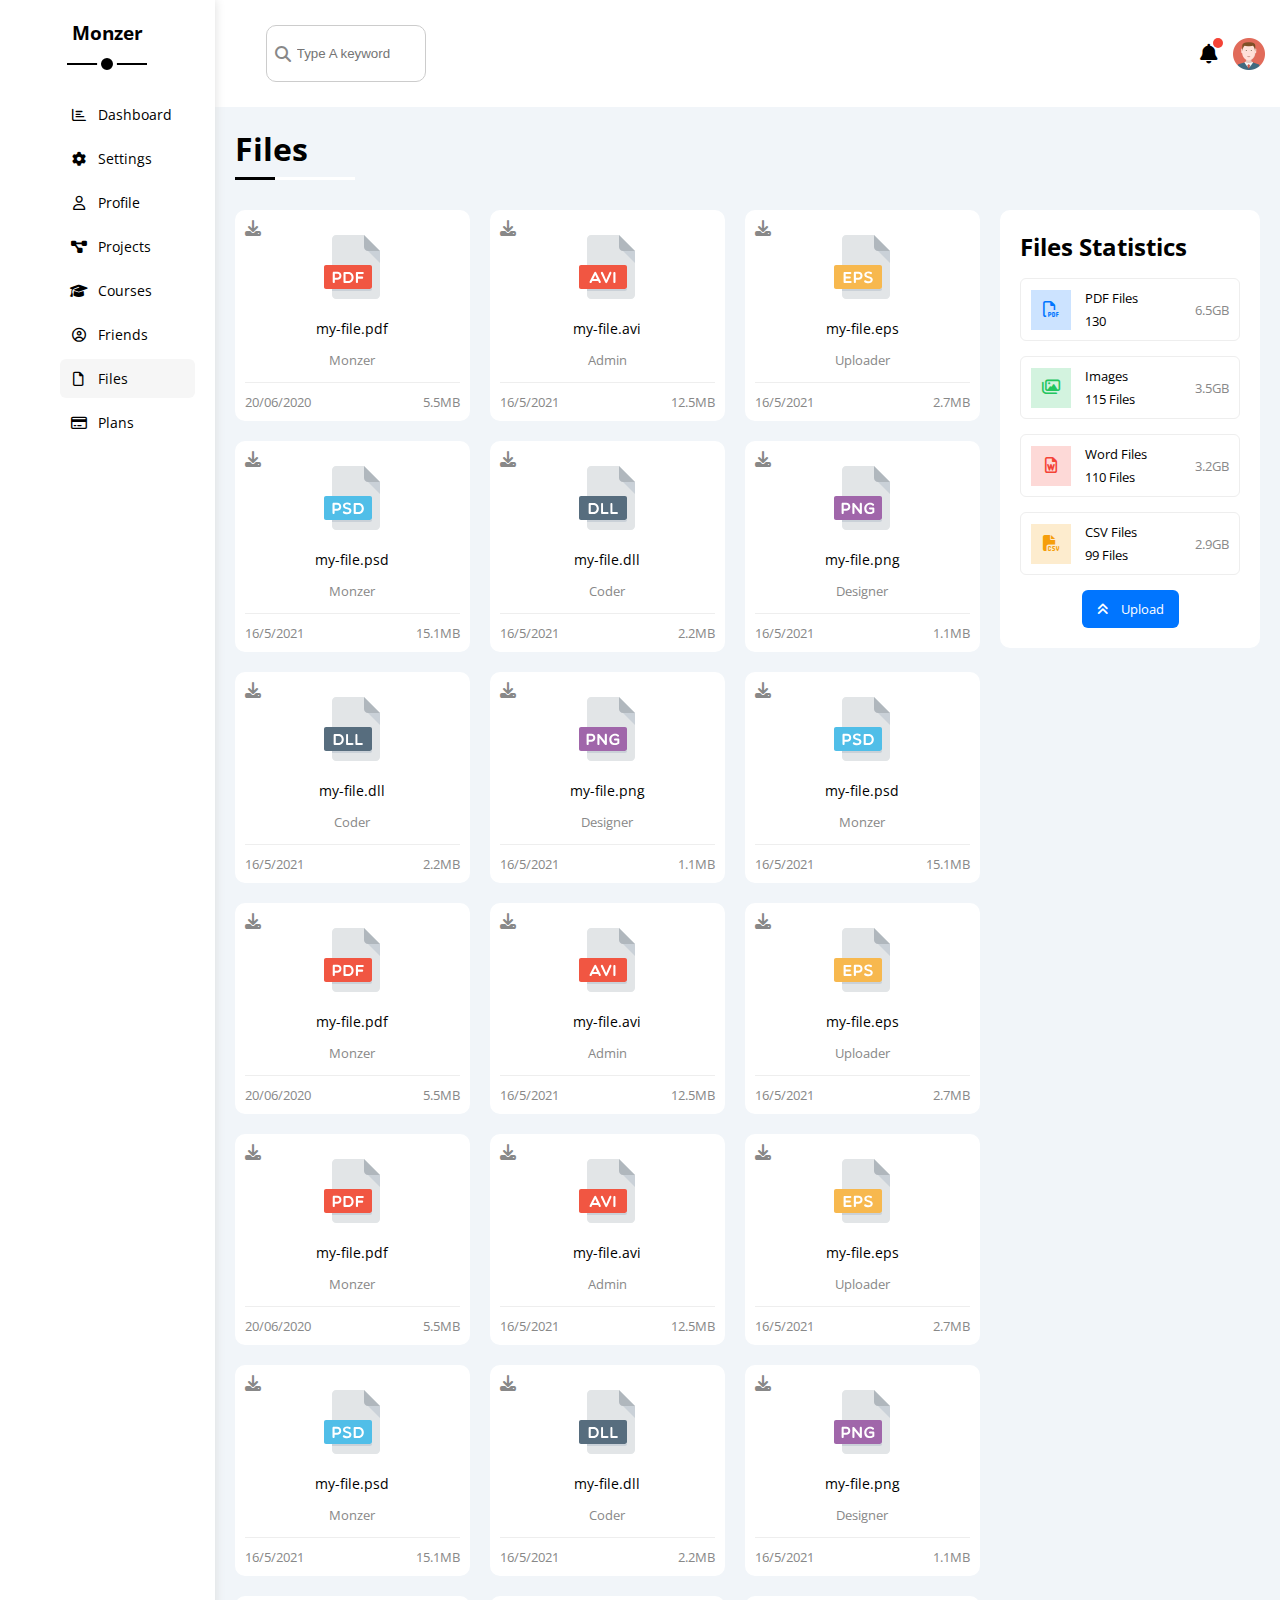
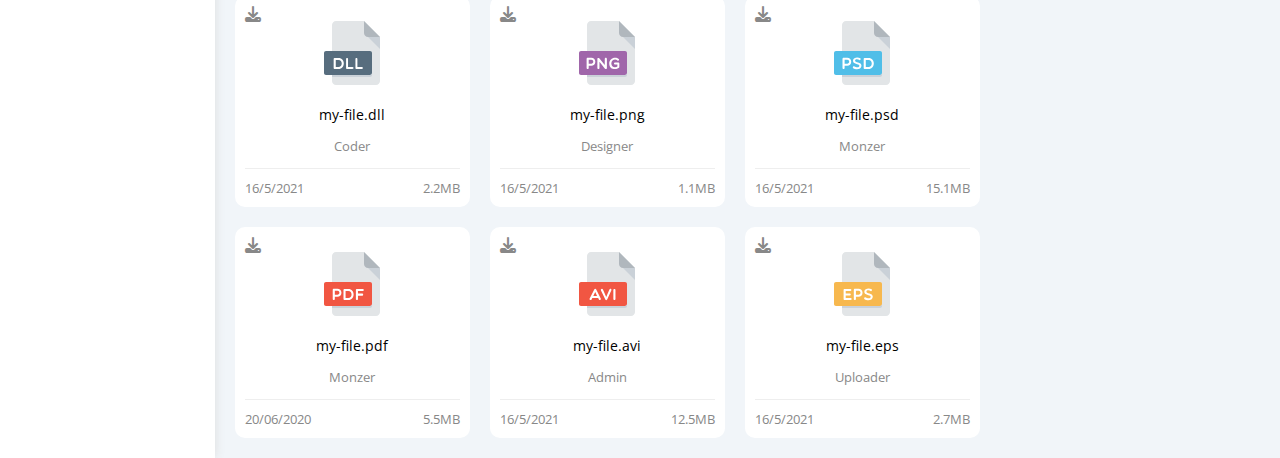
<file: files.html>
<!DOCTYPE html>
<html lang="en">
<head>
    <meta charset="UTF-8">
    <meta name="viewport" content="width=device-width, initial-scale=1.0">
    <title>Files</title>
    
         <!-- web fonts -->
         <link rel="stylesheet" href="css/all.min.css">
     <!-- Framework file -->
     <link rel="stylesheet" href="css/Framework.css"> 
    <!-- Main css file -->
    <link rel="stylesheet" href="css/Master.css">

<!-- google fonts -->
<link rel="preconnect" href="https://fonts.googleapis.com">
<link rel="preconnect" href="https://fonts.gstatic.com" crossorigin>
<link href="https://fonts.googleapis.com/css2?family=Open+Sans:wght@300;500&display=swap" rel="stylesheet">

</head>
<body>
  <div class="page d-flex">
  <div class="sidebar bg-white p-20 p-relative">
    <h3 class="p-relative text-c mt-0">Monzer</h3>
    <ul>
        <li>
            <a class=" d-flex align-center fs-14 p-10 c-black rad-6" href="index.html">
                <i class="fa-regular fa-chart-bar fa-fw"></i> 
                <span >Dashboard</span>
            </a>
        </li>
        <li>
            <a class=" d-flex align-center fs-14 p-10 c-black rad-6" href="settings.html">
                <i class="fa-solid fa-gear fa-fw"></i> 
                <span >Settings</span>
            </a>
        </li>
        <li>
            <a class="  d-flex align-center fs-14 p-10 c-black rad-6" href="profile.html">
                <i class="fa-regular fa-user fa-fw"></i> 
                <span >Profile</span>
            </a>
        </li>
        <li>
            <a class=" d-flex align-center fs-14 p-10 c-black rad-6" href="projects.html">
                <i class="fa-solid fa-diagram-project fa-fw"></i> 
                <span >Projects</span>
            </a>
        </li>
        <li>
            <a class="  d-flex align-center fs-14 p-10 c-black rad-6" href="courses.html">
                <i class="fa-solid fa-graduation-cap fa-fw"></i> 
                <span >Courses</span>
            </a>
        </li>
        <li>
            <a class="  d-flex align-center fs-14 p-10 c-black rad-6" href="friends.html">
                <i class="fa-regular fa-circle-user fa-fw"></i> 
                <span >Friends</span>
            </a>
        </li>
        <li>
            <a class=" active d-flex align-center fs-14 p-10 c-black rad-6" href="files.html">
                <i class="fa-regular fa-file fa-fw"></i> 
                <span >Files</span>
            </a>
        </li>
        <li>
            <a class=" d-flex align-center fs-14 p-10 c-black rad-6" href="plans.html">
                <i class="fa-regular fa-credit-card fa-fw"></i> 
                <span >Plans</span>
            </a>
        </li>
    </ul>
  </div>
  <div class="content w-full">
    <!-- Start Head -->
    <div class="head bg-white p-15 between-flex ">
<div class="p-10 search p-relative">
    <i class="fa-solid fa-magnifying-glass"></i>
    <input type=" p-20 search " placeholder="Type A keyword">
</div>
<div class="icons d-flex align-center">
    <span class="notification p-relative">
        <i class="fa-solid fa-bell fa-lg"></i>
    </span>
    <img  src="images/avatar.png" alt="">
</div>
    </div>
    <!-- End Head -->
    <h1 class="p-relative">Files</h1>
    <div class="files-page d-flex m-20 gap-20">
      <div class="files-stats p-20 bg-white rad-10">
        <h2 class="mt-0 mb-15 text-c-mobile">Files Statistics</h2>
           <div class="d-flex align-center border-eee p-10 mb-15 rad-6 fs-13">
            <i class="fa-regular fa-file-pdf fa-lg blue center-flex c-blue icon"></i>
            <div class="info">
                <span>PDF Files</span>
                <span class="c-re d-block mt-5">130</span>
                
            </div>
            <div class="size c-grey">6.5GB</div>
           </div>
           <div class="d-flex align-center border-eee p-10 mb-15 rad-6 fs-13">
            <i class=" fa-regular fa-images fa-lg green center-flex c-green icon"></i>
            <div class="info">
                <span>Images</span>
                <span class="c-re d-block mt-5">115 Files</span>
                
            </div>
            <div class="size c-grey">3.5GB</div>
           </div>
           <div class="d-flex align-center border-eee p-10 mb-15 rad-6 fs-13">
            <i class=" fa-regular fa-file-word fa-lg red center-flex c-red icon"></i>
            <div class="info">
                <span>Word Files</span>
                <span class="c-re d-block mt-5">110 Files</span>
                
            </div>
            <div class="size c-grey">3.2GB</div>
           </div>
           <div class="d-flex align-center border-eee p-10 mb-15 rad-6 fs-13">
            <i class=" fa-solid fa-file-csv fa-lg orange center-flex c-orange icon"></i>
            <div class="info">
                <span>CSV Files</span>
                <span class="c-re d-block mt-5">99 Files</span>
                
            </div>
            <div class="size c-grey">2.9GB</div>
           </div>
           <a href="#" class="upload bg-blue c-white fs-13 rad-6 d-block w-fit btn-shape">
               <i class="fa-solid fa-angles-up mr-10 "></i>
               Upload
           </a>
      </div>
      <div class="files-content d-grid gap-20">
        <div class="file bg-white p-10 rad-10">
            <i class="fa-solid fa-download c-grey p-absolute"></i>
            <div class="icon text-c">
                 <img class="mt-15 mb-15" src="images/pdf.svg" alt="">
                 <div class="mb-10 fs-14 text-c">my-file.pdf</div>
                 <p class="c-grey fs-13">Monzer</p>
                 <div class="info between-flex c-grey mt-10 pt-10 fs-13">
                    <span >20/06/2020</span>
                    <span >5.5MB</span>
                 </div>
            </div>
        </div>
        <div class="file bg-white p-10 rad-10">
            <i class="fa-solid fa-download c-grey p-absolute"></i>
            <div class="icon text-c">
                 <img class="mt-15 mb-15" src="images/avi.svg" alt="">
                 <div class="mb-10 fs-14 text-c">my-file.avi</div>
                 <p class="c-grey fs-13">Admin</p>
                 <div class="info between-flex c-grey mt-10 pt-10 fs-13">
                    <span >16/5/2021</span>
                    <span >12.5MB</span>
                 </div>
            </div>
        </div>
        <div class="file bg-white p-10 rad-10">
            <i class="fa-solid fa-download c-grey p-absolute"></i>
            <div class="icon text-c">
                 <img class="mt-15 mb-15" src="images/eps.svg" alt="">
                 <div class="mb-10 fs-14 text-c">my-file.eps</div>
                 <p class="c-grey fs-13">Uploader</p>
                 <div class="info between-flex c-grey mt-10 pt-10 fs-13">
                    <span >16/5/2021</span>
                    <span >2.7MB</span>
                 </div>
            </div>
        </div>
        <div class="file bg-white p-10 rad-10">
            <i class="fa-solid fa-download c-grey p-absolute"></i>
            <div class="icon text-c">
                 <img class="mt-15 mb-15" src="images/psd.svg" alt="">
                 <div class="mb-10 fs-14 text-c">my-file.psd</div>
                 <p class="c-grey fs-13">Monzer</p>
                 <div class="info between-flex c-grey mt-10 pt-10 fs-13">
                    <span >16/5/2021</span>
                    <span >15.1MB</span>
                 </div>
            </div>
        </div>
        <div class="file bg-white p-10 rad-10">
            <i class="fa-solid fa-download c-grey p-absolute"></i>
            <div class="icon text-c">
                 <img class="mt-15 mb-15" src="images/dll.svg" alt="">
                 <div class="mb-10 fs-14 text-c">my-file.dll</div>
                 <p class="c-grey fs-13">Coder</p>
                 <div class="info between-flex c-grey mt-10 pt-10 fs-13">
                    <span >16/5/2021</span>
                    <span >2.2MB</span>
                 </div>
            </div>
        </div>
        <div class="file bg-white p-10 rad-10">
            <i class="fa-solid fa-download c-grey p-absolute"></i>
            <div class="icon text-c">
                 <img class="mt-15 mb-15" src="images/png.svg" alt="">
                 <div class="mb-10 fs-14 text-c">my-file.png</div>
                 <p class="c-grey fs-13">Designer</p>
                 <div class="info between-flex c-grey mt-10 pt-10 fs-13">
                    <span >16/5/2021</span>
                    <span >1.1MB</span>
                 </div>
            </div>
        </div>
        <div class="file bg-white p-10 rad-10">
            <i class="fa-solid fa-download c-grey p-absolute"></i>
            <div class="icon text-c">
                 <img class="mt-15 mb-15" src="images/dll.svg" alt="">
                 <div class="mb-10 fs-14 text-c">my-file.dll</div>
                 <p class="c-grey fs-13">Coder</p>
                 <div class="info between-flex c-grey mt-10 pt-10 fs-13">
                    <span >16/5/2021</span>
                    <span >2.2MB</span>
                 </div>
            </div>
        </div>
        <div class="file bg-white p-10 rad-10">
            <i class="fa-solid fa-download c-grey p-absolute"></i>
            <div class="icon text-c">
                 <img class="mt-15 mb-15" src="images/png.svg" alt="">
                 <div class="mb-10 fs-14 text-c">my-file.png</div>
                 <p class="c-grey fs-13">Designer</p>
                 <div class="info between-flex c-grey mt-10 pt-10 fs-13">
                    <span >16/5/2021</span>
                    <span >1.1MB</span>
                 </div>
            </div>
        </div>
        <div class="file bg-white p-10 rad-10">
            <i class="fa-solid fa-download c-grey p-absolute"></i>
            <div class="icon text-c">
                 <img class="mt-15 mb-15" src="images/psd.svg" alt="">
                 <div class="mb-10 fs-14 text-c">my-file.psd</div>
                 <p class="c-grey fs-13">Monzer</p>
                 <div class="info between-flex c-grey mt-10 pt-10 fs-13">
                    <span >16/5/2021</span>
                    <span >15.1MB</span>
                 </div>
            </div>
        </div>
        <div class="file bg-white p-10 rad-10">
            <i class="fa-solid fa-download c-grey p-absolute"></i>
            <div class="icon text-c">
                 <img class="mt-15 mb-15" src="images/pdf.svg" alt="">
                 <div class="mb-10 fs-14 text-c">my-file.pdf</div>
                 <p class="c-grey fs-13">Monzer</p>
                 <div class="info between-flex c-grey mt-10 pt-10 fs-13">
                    <span >20/06/2020</span>
                    <span >5.5MB</span>
                 </div>
            </div>
        </div>
        <div class="file bg-white p-10 rad-10">
            <i class="fa-solid fa-download c-grey p-absolute"></i>
            <div class="icon text-c">
                 <img class="mt-15 mb-15" src="images/avi.svg" alt="">
                 <div class="mb-10 fs-14 text-c">my-file.avi</div>
                 <p class="c-grey fs-13">Admin</p>
                 <div class="info between-flex c-grey mt-10 pt-10 fs-13">
                    <span >16/5/2021</span>
                    <span >12.5MB</span>
                 </div>
            </div>
        </div>
        <div class="file bg-white p-10 rad-10">
            <i class="fa-solid fa-download c-grey p-absolute"></i>
            <div class="icon text-c">
                 <img class="mt-15 mb-15" src="images/eps.svg" alt="">
                 <div class="mb-10 fs-14 text-c">my-file.eps</div>
                 <p class="c-grey fs-13">Uploader</p>
                 <div class="info between-flex c-grey mt-10 pt-10 fs-13">
                    <span >16/5/2021</span>
                    <span >2.7MB</span>
                 </div>
            </div>
        </div>
        <div class="file bg-white p-10 rad-10">
            <i class="fa-solid fa-download c-grey p-absolute"></i>
            <div class="icon text-c">
                 <img class="mt-15 mb-15" src="images/pdf.svg" alt="">
                 <div class="mb-10 fs-14 text-c">my-file.pdf</div>
                 <p class="c-grey fs-13">Monzer</p>
                 <div class="info between-flex c-grey mt-10 pt-10 fs-13">
                    <span >20/06/2020</span>
                    <span >5.5MB</span>
                 </div>
            </div>
        </div>
        <div class="file bg-white p-10 rad-10">
            <i class="fa-solid fa-download c-grey p-absolute"></i>
            <div class="icon text-c">
                 <img class="mt-15 mb-15" src="images/avi.svg" alt="">
                 <div class="mb-10 fs-14 text-c">my-file.avi</div>
                 <p class="c-grey fs-13">Admin</p>
                 <div class="info between-flex c-grey mt-10 pt-10 fs-13">
                    <span >16/5/2021</span>
                    <span >12.5MB</span>
                 </div>
            </div>
        </div>
        <div class="file bg-white p-10 rad-10">
            <i class="fa-solid fa-download c-grey p-absolute"></i>
            <div class="icon text-c">
                 <img class="mt-15 mb-15" src="images/eps.svg" alt="">
                 <div class="mb-10 fs-14 text-c">my-file.eps</div>
                 <p class="c-grey fs-13">Uploader</p>
                 <div class="info between-flex c-grey mt-10 pt-10 fs-13">
                    <span >16/5/2021</span>
                    <span >2.7MB</span>
                 </div>
            </div>
        </div>
        <div class="file bg-white p-10 rad-10">
            <i class="fa-solid fa-download c-grey p-absolute"></i>
            <div class="icon text-c">
                 <img class="mt-15 mb-15" src="images/psd.svg" alt="">
                 <div class="mb-10 fs-14 text-c">my-file.psd</div>
                 <p class="c-grey fs-13">Monzer</p>
                 <div class="info between-flex c-grey mt-10 pt-10 fs-13">
                    <span >16/5/2021</span>
                    <span >15.1MB</span>
                 </div>
            </div>
        </div>
        <div class="file bg-white p-10 rad-10">
            <i class="fa-solid fa-download c-grey p-absolute"></i>
            <div class="icon text-c">
                 <img class="mt-15 mb-15" src="images/dll.svg" alt="">
                 <div class="mb-10 fs-14 text-c">my-file.dll</div>
                 <p class="c-grey fs-13">Coder</p>
                 <div class="info between-flex c-grey mt-10 pt-10 fs-13">
                    <span >16/5/2021</span>
                    <span >2.2MB</span>
                 </div>
            </div>
        </div>
        <div class="file bg-white p-10 rad-10">
            <i class="fa-solid fa-download c-grey p-absolute"></i>
            <div class="icon text-c">
                 <img class="mt-15 mb-15" src="images/png.svg" alt="">
                 <div class="mb-10 fs-14 text-c">my-file.png</div>
                 <p class="c-grey fs-13">Designer</p>
                 <div class="info between-flex c-grey mt-10 pt-10 fs-13">
                    <span >16/5/2021</span>
                    <span >1.1MB</span>
                 </div>
            </div>
        </div>
        <div class="file bg-white p-10 rad-10">
            <i class="fa-solid fa-download c-grey p-absolute"></i>
            <div class="icon text-c">
                 <img class="mt-15 mb-15" src="images/dll.svg" alt="">
                 <div class="mb-10 fs-14 text-c">my-file.dll</div>
                 <p class="c-grey fs-13">Coder</p>
                 <div class="info between-flex c-grey mt-10 pt-10 fs-13">
                    <span >16/5/2021</span>
                    <span >2.2MB</span>
                 </div>
            </div>
        </div>
        <div class="file bg-white p-10 rad-10">
            <i class="fa-solid fa-download c-grey p-absolute"></i>
            <div class="icon text-c">
                 <img class="mt-15 mb-15" src="images/png.svg" alt="">
                 <div class="mb-10 fs-14 text-c">my-file.png</div>
                 <p class="c-grey fs-13">Designer</p>
                 <div class="info between-flex c-grey mt-10 pt-10 fs-13">
                    <span >16/5/2021</span>
                    <span >1.1MB</span>
                 </div>
            </div>
        </div>
        <div class="file bg-white p-10 rad-10">
            <i class="fa-solid fa-download c-grey p-absolute"></i>
            <div class="icon text-c">
                 <img class="mt-15 mb-15" src="images/psd.svg" alt="">
                 <div class="mb-10 fs-14 text-c">my-file.psd</div>
                 <p class="c-grey fs-13">Monzer</p>
                 <div class="info between-flex c-grey mt-10 pt-10 fs-13">
                    <span >16/5/2021</span>
                    <span >15.1MB</span>
                 </div>
            </div>
        </div>
        <div class="file bg-white p-10 rad-10">
            <i class="fa-solid fa-download c-grey p-absolute"></i>
            <div class="icon text-c">
                 <img class="mt-15 mb-15" src="images/pdf.svg" alt="">
                 <div class="mb-10 fs-14 text-c">my-file.pdf</div>
                 <p class="c-grey fs-13">Monzer</p>
                 <div class="info between-flex c-grey mt-10 pt-10 fs-13">
                    <span >20/06/2020</span>
                    <span >5.5MB</span>
                 </div>
            </div>
        </div>
        <div class="file bg-white p-10 rad-10">
            <i class="fa-solid fa-download c-grey p-absolute"></i>
            <div class="icon text-c">
                 <img class="mt-15 mb-15" src="images/avi.svg" alt="">
                 <div class="mb-10 fs-14 text-c">my-file.avi</div>
                 <p class="c-grey fs-13">Admin</p>
                 <div class="info between-flex c-grey mt-10 pt-10 fs-13">
                    <span >16/5/2021</span>
                    <span >12.5MB</span>
                 </div>
            </div>
        </div>
        <div class="file bg-white p-10 rad-10">
            <i class="fa-solid fa-download c-grey p-absolute"></i>
            <div class="icon text-c">
                 <img class="mt-15 mb-15" src="images/eps.svg" alt="">
                 <div class="mb-10 fs-14 text-c">my-file.eps</div>
                 <p class="c-grey fs-13">Uploader</p>
                 <div class="info between-flex c-grey mt-10 pt-10 fs-13">
                    <span >16/5/2021</span>
                    <span >2.7MB</span>
                 </div>
            </div>
        </div>
      </div>
    </div>
</file>
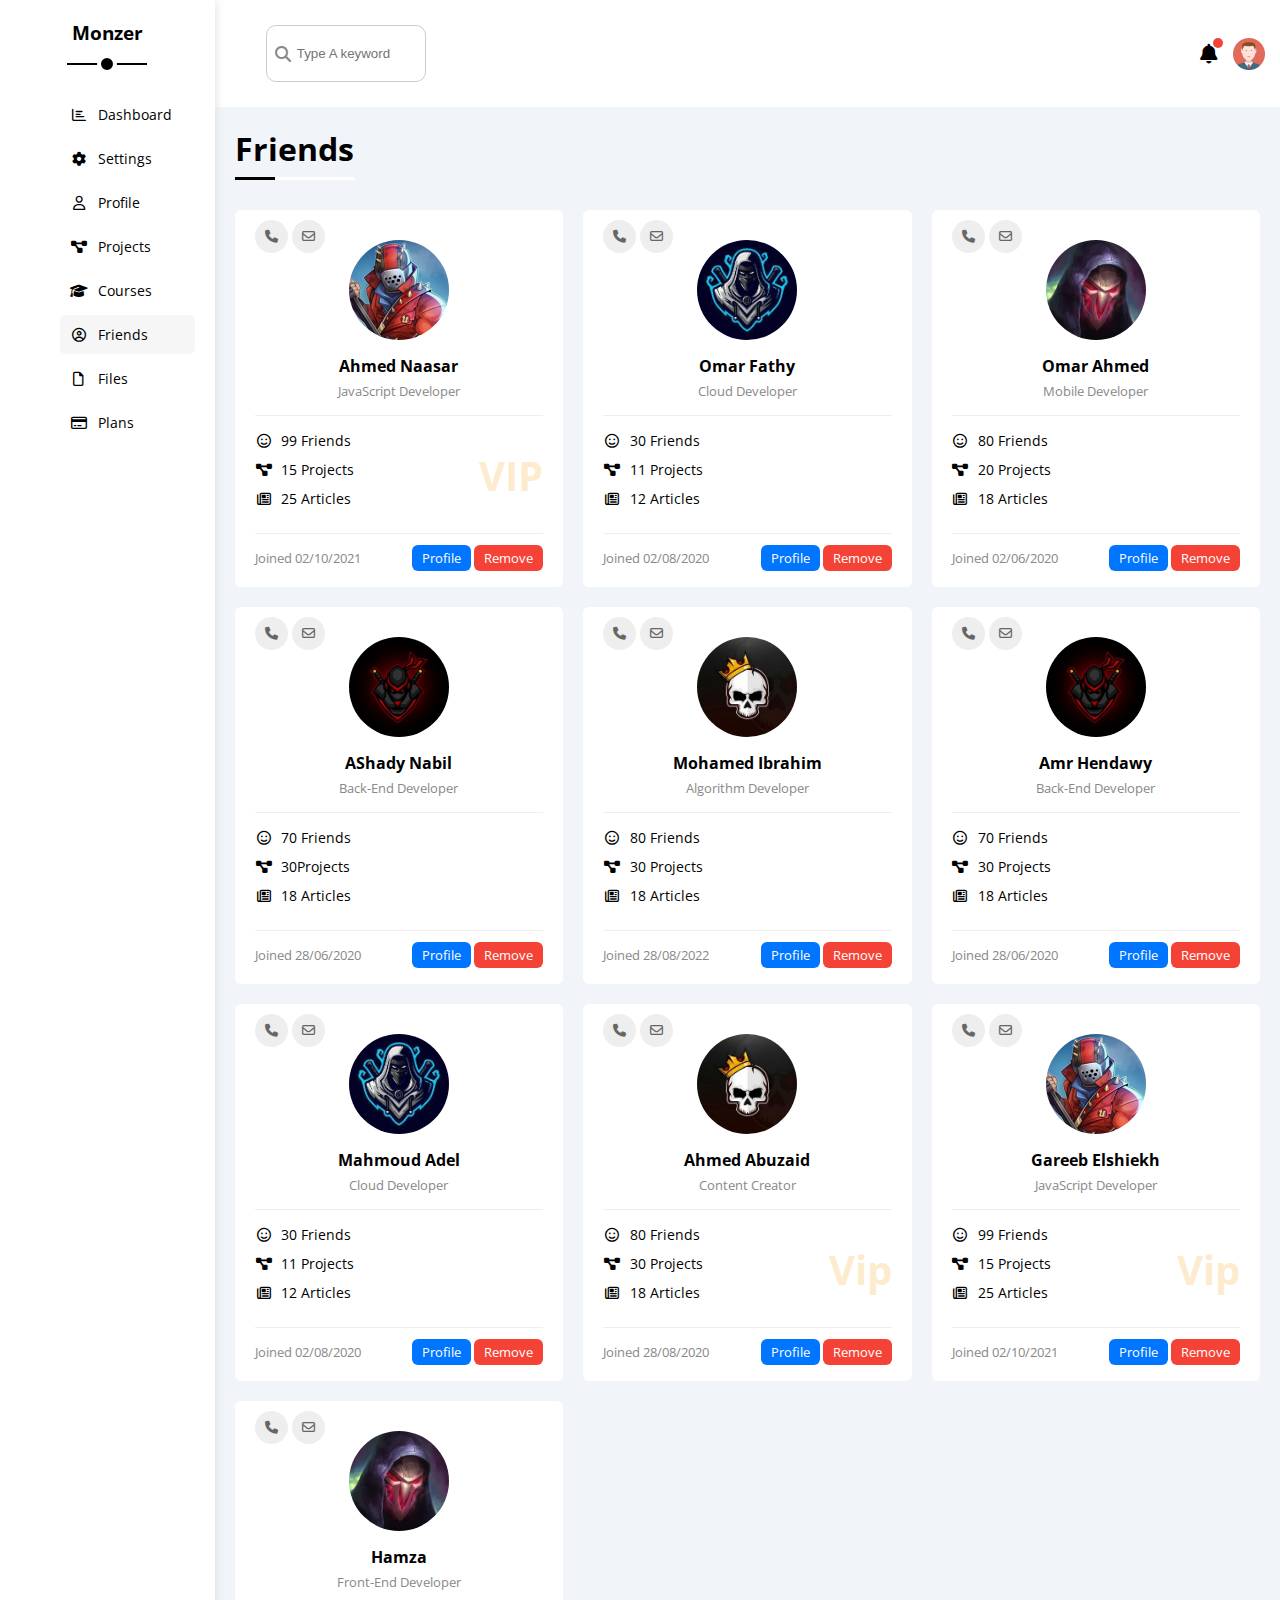
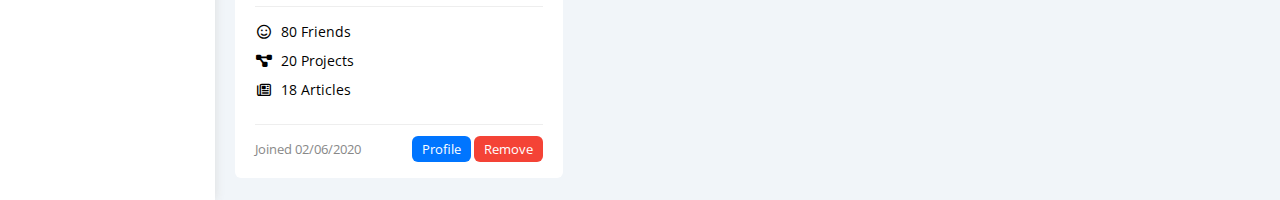
<file: friends.html>
<!DOCTYPE html>
<html lang="en">
<head>
    <meta charset="UTF-8">
    <meta name="viewport" content="width=device-width, initial-scale=1.0">
    <title>Friends</title>
    
         <!-- web fonts -->
         <link rel="stylesheet" href="css/all.min.css">
     <!-- Framework file -->
     <link rel="stylesheet" href="css/Framework.css"> 
    <!-- Main css file -->
    <link rel="stylesheet" href="css/Master.css">

<!-- google fonts -->
<link rel="preconnect" href="https://fonts.googleapis.com">
<link rel="preconnect" href="https://fonts.gstatic.com" crossorigin>
<link href="https://fonts.googleapis.com/css2?family=Open+Sans:wght@300;500&display=swap" rel="stylesheet">

</head>
<body>
  <div class="page d-flex">
  <div class="sidebar bg-white p-20 p-relative">
    <h3 class="p-relative text-c mt-0">Monzer</h3>
    <ul>
        <li>
            <a class=" d-flex align-center fs-14 p-10 c-black rad-6" href="index.html">
                <i class="fa-regular fa-chart-bar fa-fw"></i> 
                <span >Dashboard</span>
            </a>
        </li>
        <li>
            <a class=" d-flex align-center fs-14 p-10 c-black rad-6" href="settings.html">
                <i class="fa-solid fa-gear fa-fw"></i> 
                <span >Settings</span>
            </a>
        </li>
        <li>
            <a class="  d-flex align-center fs-14 p-10 c-black rad-6" href="profile.html">
                <i class="fa-regular fa-user fa-fw"></i> 
                <span >Profile</span>
            </a>
        </li>
        <li>
            <a class=" d-flex align-center fs-14 p-10 c-black rad-6" href="projects.html">
                <i class="fa-solid fa-diagram-project fa-fw"></i> 
                <span >Projects</span>
            </a>
        </li>
        <li>
            <a class="  d-flex align-center fs-14 p-10 c-black rad-6" href="courses.html">
                <i class="fa-solid fa-graduation-cap fa-fw"></i> 
                <span >Courses</span>
            </a>
        </li>
        <li>
            <a class=" active d-flex align-center fs-14 p-10 c-black rad-6" href="friends.html">
                <i class="fa-regular fa-circle-user fa-fw"></i> 
                <span >Friends</span>
            </a>
        </li>
        <li>
            <a class=" d-flex align-center fs-14 p-10 c-black rad-6" href="files.html">
                <i class="fa-regular fa-file fa-fw"></i> 
                <span >Files</span>
            </a>
        </li>
        <li>
            <a class=" d-flex align-center fs-14 p-10 c-black rad-6" href="plans.html">
                <i class="fa-regular fa-credit-card fa-fw"></i> 
                <span >Plans</span>
            </a>
        </li>
    </ul>
  </div>
  <div class="content w-full">
    <!-- Start Head -->
    <div class="head bg-white p-15 between-flex ">
<div class="p-10 search p-relative">
    <i class="fa-solid fa-magnifying-glass"></i>
    <input type=" p-20 search " placeholder="Type A keyword">
</div>
<div class="icons d-flex align-center">
    <span class="notification p-relative">
        <i class="fa-solid fa-bell fa-lg"></i>
    </span>
    <img  src="images/avatar.png" alt="">
</div>
    </div>
    <!-- End Head -->
    <h1 class="p-relative">Friends</h1>
    <div class="friends-page d-grid m-20 gap-20">
        <div class="friend bg-white p-relative rad-6 p-20">
            <div class="contact">
                <i class="fa-solid fa-phone"></i>
                <i class="fa-regular fa-envelope"></i>
            </div>
            <div class="text-c">
                <img class="w-100 h-100 rad-half mt-10 mb-10" src="images/friend-01.jpg" alt="">
                <h4 class="m-0">Ahmed Naasar</h4>
                <p class="c-grey mt-5 fs-13 mb-0">JavaScript Developer</p>
                <div class="icons fs-14 p-relative ">
                    <div class="mb-10">
                        <i class="fa-regular fa-face-smile fa-fw"></i>
                        <span>99 Friends</span>
                    </div>
                    <div class="mb-10">
                        <i class="fa-solid fa-diagram-project fa-fw"></i>
                        <span>15 Projects</span>
                    </div>
                    <div class="mb-10">
                        <i class="fa-regular fa-newspaper fa-fw"></i>
                        <span>25 Articles</span>
                    </div>
                    <span class="vip fw-bold c-orange">VIP</span>
                 
                </div>
                <div class="info between-flex fs-13">
                    <span class="c-grey">Joined 02/10/2021</span>
                    <div>
                        <a class="c-white bg-blue btn-shape" href="profile.html">Profile</a>
                        <a class="c-white bg-red btn-shape" href="#">Remove</a>
                    </div>
                </div>
            </div>
        </div>
        <div class="friend bg-white p-relative rad-6 p-20">
            <div class="contact">
                <i class="fa-solid fa-phone"></i>
                <i class="fa-regular fa-envelope"></i>
            </div>
            <div class="text-c">
                <img class="w-100 h-100 rad-half mt-10 mb-10" src="images/friend-02.jpg" alt="">
                <h4 class="m-0">Omar Fathy</h4>
                <p class="c-grey mt-5 fs-13 mb-0">Cloud Developer</p>
                <div class="icons fs-14 p-relative ">
                    <div class="mb-10">
                        <i class="fa-regular fa-face-smile fa-fw"></i>
                        <span>30 Friends</span>
                    </div>
                    <div class="mb-10">
                        <i class="fa-solid fa-diagram-project fa-fw"></i>
                        <span>11 Projects</span>
                    </div>
                    <div class="mb-10">
                        <i class="fa-regular fa-newspaper fa-fw"></i>
                        <span>12 Articles</span>
                    </div>
                  
                 
                </div>
                <div class="info between-flex fs-13">
                    <span class="c-grey">Joined 02/08/2020</span>
                    <div>
                        <a class="c-white bg-blue btn-shape" href="profile.html">Profile</a>
                        <a class="c-white bg-red btn-shape" href="#">Remove</a>
                    </div>
                </div>
            </div>
        </div>
        <div class="friend bg-white p-relative rad-6 p-20">
            <div class="contact">
                <i class="fa-solid fa-phone"></i>
                <i class="fa-regular fa-envelope"></i>
            </div>
            <div class="text-c">
                <img class="w-100 h-100 rad-half mt-10 mb-10" src="images/friend-03.jpg" alt="">
                <h4 class="m-0">Omar Ahmed</h4>
                <p class="c-grey mt-5 fs-13 mb-0">Mobile Developer</p>
                <div class="icons fs-14 p-relative ">
                    <div class="mb-10">
                        <i class="fa-regular fa-face-smile fa-fw"></i>
                        <span>80 Friends</span>
                    </div>
                    <div class="mb-10">
                        <i class="fa-solid fa-diagram-project fa-fw"></i>
                        <span>20 Projects</span>
                    </div>
                    <div class="mb-10">
                        <i class="fa-regular fa-newspaper fa-fw"></i>
                        <span>18 Articles</span>
                    </div>
                   
                 
                </div>
                <div class="info between-flex fs-13">
                    <span class="c-grey">Joined  02/06/2020</span>
                    <div>
                        <a class="c-white bg-blue btn-shape" href="profile.html">Profile</a>
                        <a class="c-white bg-red btn-shape" href="#">Remove</a>
                    </div>
                </div>
            </div>
        </div>
        <div class="friend bg-white p-relative rad-6 p-20">
            <div class="contact">
                <i class="fa-solid fa-phone"></i>
                <i class="fa-regular fa-envelope"></i>
            </div>
            <div class="text-c">
                <img class="w-100 h-100 rad-half mt-10 mb-10" src="images/friend-04.jpg" alt="">
                <h4 class="m-0">AShady Nabil</h4>
                <p class="c-grey mt-5 fs-13 mb-0">Back-End Developer</p>
                <div class="icons fs-14 p-relative ">
                    <div class="mb-10">
                        <i class="fa-regular fa-face-smile fa-fw"></i>
                        <span>70 Friends</span>
                    </div>
                    <div class="mb-10">
                        <i class="fa-solid fa-diagram-project fa-fw"></i>
                        <span>30Projects</span>
                    </div>
                    <div class="mb-10">
                        <i class="fa-regular fa-newspaper fa-fw"></i>
                        <span>18 Articles</span>
                    </div>
                    
                 
                </div>
                <div class="info between-flex fs-13">
                    <span class="c-grey">Joined 28/06/2020</span>
                    <div>
                        <a class="c-white bg-blue btn-shape" href="profile.html">Profile</a>
                        <a class="c-white bg-red btn-shape" href="#">Remove</a>
                    </div>
                </div>
            </div>
        </div>
        <div class="friend bg-white p-relative rad-6 p-20">
            <div class="contact">
                <i class="fa-solid fa-phone"></i>
                <i class="fa-regular fa-envelope"></i>
            </div>
            <div class="text-c">
                <img class="w-100 h-100 rad-half mt-10 mb-10" src="images/friend-05.jpg" alt="">
                <h4 class="m-0">Mohamed Ibrahim</h4>
                <p class="c-grey mt-5 fs-13 mb-0">Algorithm Developer</p>
                <div class="icons fs-14 p-relative ">
                    <div class="mb-10">
                        <i class="fa-regular fa-face-smile fa-fw"></i>
                        <span>80 Friends</span>
                    </div>
                    <div class="mb-10">
                        <i class="fa-solid fa-diagram-project fa-fw"></i>
                        <span>30 Projects</span>
                    </div>
                    <div class="mb-10">
                        <i class="fa-regular fa-newspaper fa-fw"></i>
                        <span>18 Articles</span>
                    </div>
                    
                 
                </div>
                <div class="info between-flex fs-13">
                    <span class="c-grey">Joined 28/08/2022</span>
                    <div>
                        <a class="c-white bg-blue btn-shape" href="profile.html">Profile</a>
                        <a class="c-white bg-red btn-shape" href="#">Remove</a>
                    </div>
                </div>
            </div>
        </div>
        <div class="friend bg-white p-relative rad-6 p-20">
            <div class="contact">
                <i class="fa-solid fa-phone"></i>
                <i class="fa-regular fa-envelope"></i>
            </div>
            <div class="text-c">
                <img class="w-100 h-100 rad-half mt-10 mb-10" src="images/friend-04.jpg" alt="">
                <h4 class="m-0">Amr Hendawy</h4>
                <p class="c-grey mt-5 fs-13 mb-0">Back-End Developer</p>
                <div class="icons fs-14 p-relative ">
                    <div class="mb-10">
                        <i class="fa-regular fa-face-smile fa-fw"></i>
                        <span>70 Friends</span>
                    </div>
                    <div class="mb-10">
                        <i class="fa-solid fa-diagram-project fa-fw"></i>
                        <span>30 Projects</span>
                    </div>
                    <div class="mb-10">
                        <i class="fa-regular fa-newspaper fa-fw"></i>
                        <span>18 Articles</span>
                    </div>
                    
                 
                </div>
                <div class="info between-flex fs-13">
                    <span class="c-grey">Joined 28/06/2020</span>
                    <div>
                        <a class="c-white bg-blue btn-shape" href="profile.html">Profile</a>
                        <a class="c-white bg-red btn-shape" href="#">Remove</a>
                    </div>
                </div>
            </div>
        </div>
        <div class="friend bg-white p-relative rad-6 p-20">
            <div class="contact">
                <i class="fa-solid fa-phone"></i>
                <i class="fa-regular fa-envelope"></i>
            </div>
            <div class="text-c">
                <img class="w-100 h-100 rad-half mt-10 mb-10" src="images/friend-02.jpg" alt="">
                <h4 class="m-0">Mahmoud Adel</h4>
                <p class="c-grey mt-5 fs-13 mb-0">Cloud Developer</p>
                <div class="icons fs-14 p-relative ">
                    <div class="mb-10">
                        <i class="fa-regular fa-face-smile fa-fw"></i>
                        <span>30 Friends</span>
                    </div>
                    <div class="mb-10">
                        <i class="fa-solid fa-diagram-project fa-fw"></i>
                        <span>11 Projects</span>
                    </div>
                    <div class="mb-10">
                        <i class="fa-regular fa-newspaper fa-fw"></i>
                        <span>12 Articles</span>
                    </div>
                    
                 
                </div>
                <div class="info between-flex fs-13">
                    <span class="c-grey">Joined 02/08/2020</span>
                    <div>
                        <a class="c-white bg-blue btn-shape" href="profile.html">Profile</a>
                        <a class="c-white bg-red btn-shape" href="#">Remove</a>
                    </div>
                </div>
            </div>
        </div>
        <div class="friend bg-white p-relative rad-6 p-20">
            <div class="contact">
                <i class="fa-solid fa-phone"></i>
                <i class="fa-regular fa-envelope"></i>
            </div>
            <div class="text-c">
                <img class="w-100 h-100 rad-half mt-10 mb-10" src="images/friend-05.jpg" alt="">
                <h4 class="m-0">Ahmed Abuzaid</h4>
                <p class="c-grey mt-5 fs-13 mb-0">Content Creator</p>
                <div class="icons fs-14 p-relative ">
                    <div class="mb-10">
                        <i class="fa-regular fa-face-smile fa-fw"></i>
                        <span>80 Friends</span>
                    </div>
                    <div class="mb-10">
                        <i class="fa-solid fa-diagram-project fa-fw"></i>
                        <span>30 Projects</span>
                    </div>
                    <div class="mb-10">
                        <i class="fa-regular fa-newspaper fa-fw"></i>
                        <span>18 Articles</span>
                    </div>
                    <span class="vip  fw-bold c-orange">Vip</span>
                 
                </div>
                <div class="info between-flex fs-13">
                    <span class="c-grey">Joined 28/08/2020</span>
                    <div>
                        <a class="c-white bg-blue btn-shape" href="profile.html">Profile</a>
                        <a class="c-white bg-red btn-shape" href="#">Remove</a>
                    </div>
                </div>
            </div>
        </div>
        <div class="friend bg-white p-relative rad-6 p-20">
            <div class="contact">
                <i class="fa-solid fa-phone"></i>
                <i class="fa-regular fa-envelope"></i>
            </div>
            <div class="text-c">
                <img class="w-100 h-100 rad-half mt-10 mb-10" src="images/friend-01.jpg" alt="">
                <h4 class="m-0">Gareeb Elshiekh</h4>
                <p class="c-grey mt-5 fs-13 mb-0">JavaScript Developer</p>
                <div class="icons fs-14 p-relative ">
                    <div class="mb-10">
                        <i class="fa-regular fa-face-smile fa-fw"></i>
                        <span>99 Friends</span>
                    </div>
                    <div class="mb-10">
                        <i class="fa-solid fa-diagram-project fa-fw"></i>
                        <span>15 Projects</span>
                    </div>
                    <div class="mb-10">
                        <i class="fa-regular fa-newspaper fa-fw"></i>
                        <span>25 Articles</span>
                    </div>
                    <span class="vip fw-bold c-orange">Vip</span>
                 
                </div>
                <div class="info between-flex fs-13">
                    <span class="c-grey">Joined 02/10/2021</span>
                    <div>
                        <a class="c-white bg-blue btn-shape" href="profile.html">Profile</a>
                        <a class="c-white bg-red btn-shape" href="#">Remove</a>
                    </div>
                </div>
            </div>
        </div>
        <div class="friend bg-white p-relative rad-6 p-20">
            <div class="contact">
                <i class="fa-solid fa-phone"></i>
                <i class="fa-regular fa-envelope"></i>
            </div>
            <div class="text-c">
                <img class="w-100 h-100 rad-half mt-10 mb-10" src="images/friend-03.jpg" alt="">
                <h4 class="m-0">Hamza</h4>
                <p class="c-grey mt-5 fs-13 mb-0">Front-End Developer</p>
                <div class="icons fs-14 p-relative ">
                    <div class="mb-10">
                        <i class="fa-regular fa-face-smile fa-fw"></i>
                        <span>80 Friends</span>
                    </div>
                    <div class="mb-10">
                        <i class="fa-solid fa-diagram-project fa-fw"></i>
                        <span>20 Projects</span>
                    </div>
                    <div class="mb-10">
                        <i class="fa-regular fa-newspaper fa-fw"></i>
                        <span>18 Articles</span>
                    </div>
                    
                 
                </div>
                <div class="info between-flex fs-13">
                    <span class="c-grey">Joined 02/06/2020</span>
                    <div>
                        <a class="c-white bg-blue btn-shape" href="profile.html">Profile</a>
                        <a class="c-white bg-red btn-shape" href="#">Remove</a>
                    </div>
                </div>
            </div>
        </div>
    </div>
</file>
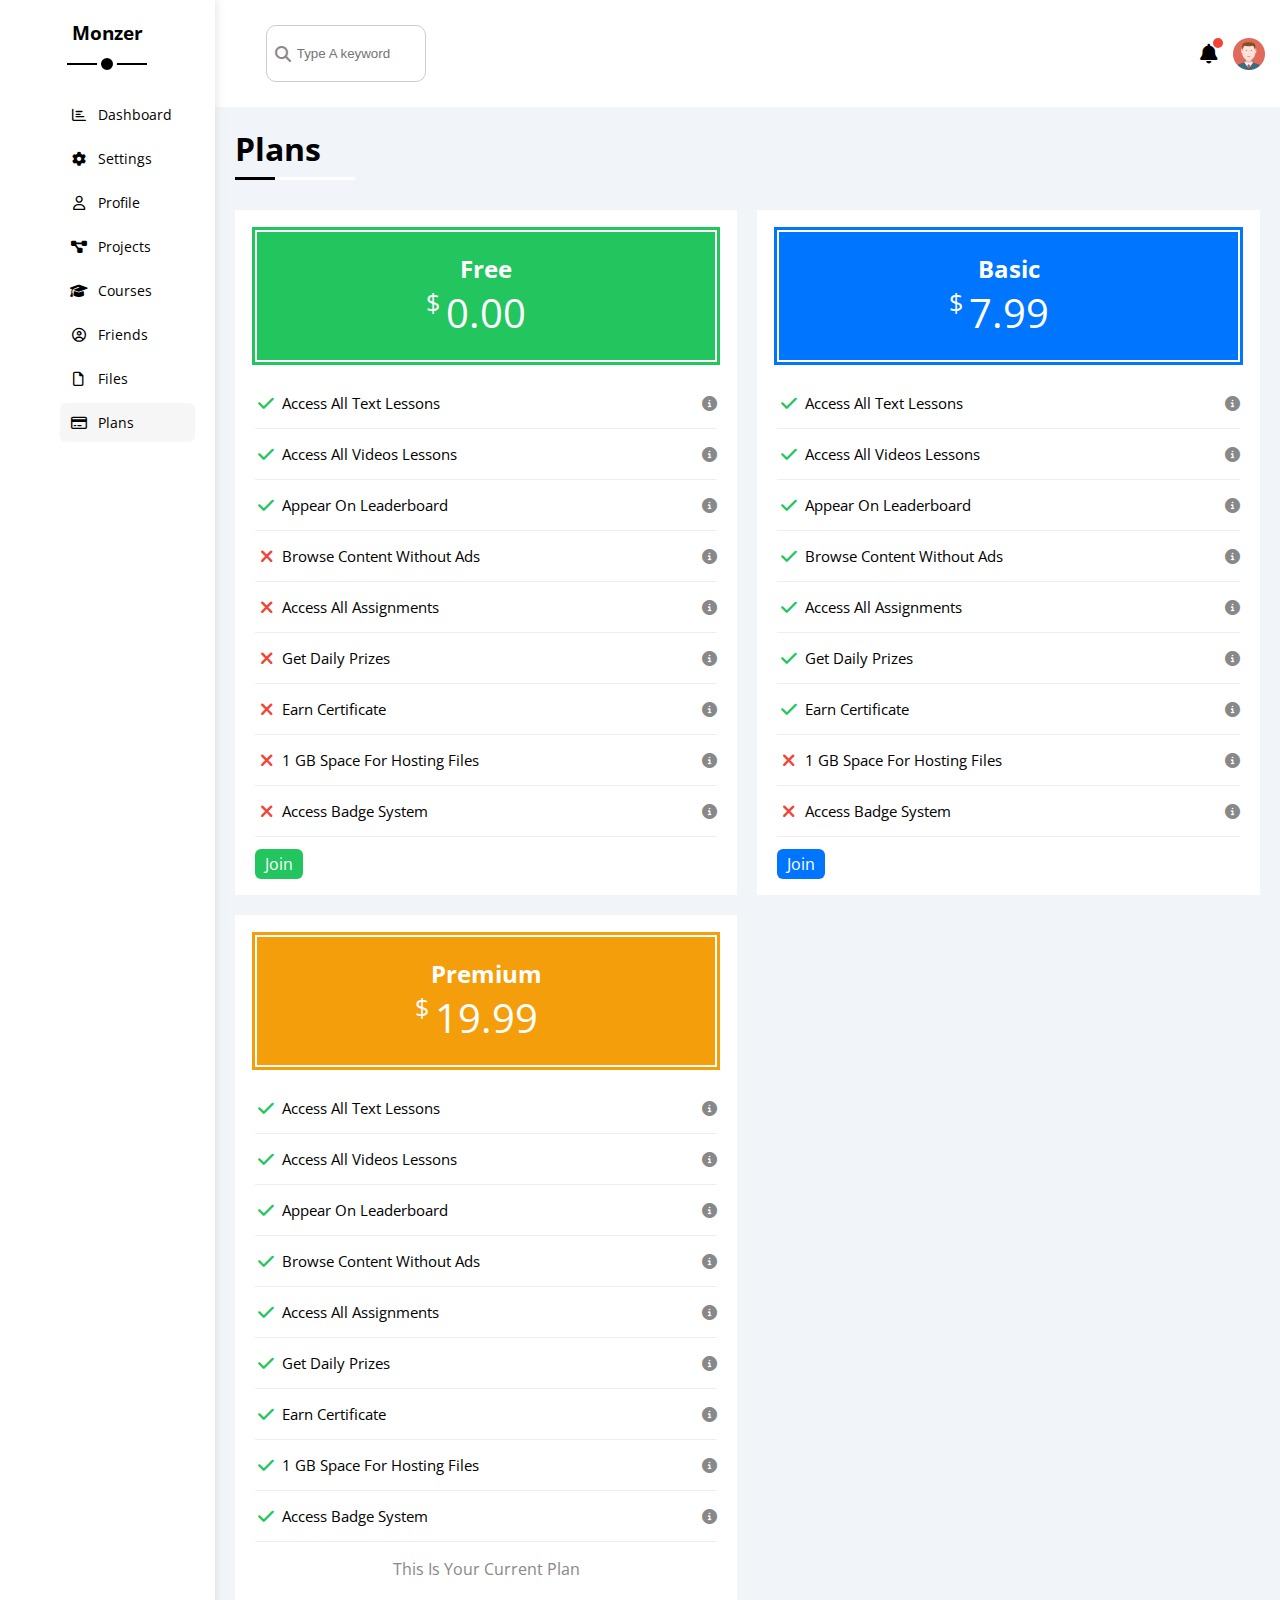
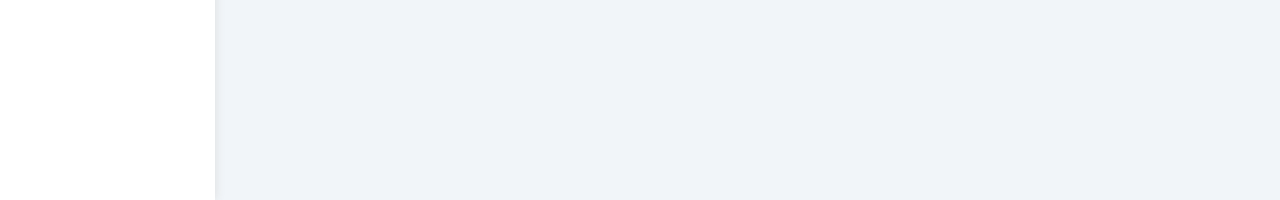
<file: plans.html>
<!DOCTYPE html>
<html lang="en">
<head>
    <meta charset="UTF-8">
    <meta name="viewport" content="width=device-width, initial-scale=1.0">
    <title>Plans</title>
    
         <!-- web fonts -->
         <link rel="stylesheet" href="css/all.min.css">
     <!-- Framework file -->
     <link rel="stylesheet" href="css/Framework.css"> 
    <!-- Main css file -->
    <link rel="stylesheet" href="css/Master.css">

<!-- google fonts -->
<link rel="preconnect" href="https://fonts.googleapis.com">
<link rel="preconnect" href="https://fonts.gstatic.com" crossorigin>
<link href="https://fonts.googleapis.com/css2?family=Open+Sans:wght@300;500&display=swap" rel="stylesheet">

</head>
<body>
  <div class="page d-flex">
  <div class="sidebar bg-white p-20 p-relative">
    <h3 class="p-relative text-c mt-0">Monzer</h3>
    <ul>
        <li>
            <a class=" d-flex align-center fs-14 p-10 c-black rad-6" href="index.html">
                <i class="fa-regular fa-chart-bar fa-fw"></i> 
                <span >Dashboard</span>
            </a>
        </li>
        <li>
            <a class=" d-flex align-center fs-14 p-10 c-black rad-6" href="settings.html">
                <i class="fa-solid fa-gear fa-fw"></i> 
                <span >Settings</span>
            </a>
        </li>
        <li>
            <a class="  d-flex align-center fs-14 p-10 c-black rad-6" href="profile.html">
                <i class="fa-regular fa-user fa-fw"></i> 
                <span >Profile</span>
            </a>
        </li>
        <li>
            <a class=" d-flex align-center fs-14 p-10 c-black rad-6" href="projects.html">
                <i class="fa-solid fa-diagram-project fa-fw"></i> 
                <span >Projects</span>
            </a>
        </li>
        <li>
            <a class="  d-flex align-center fs-14 p-10 c-black rad-6" href="courses.html">
                <i class="fa-solid fa-graduation-cap fa-fw"></i> 
                <span >Courses</span>
            </a>
        </li>
        <li>
            <a class="  d-flex align-center fs-14 p-10 c-black rad-6" href="friends.html">
                <i class="fa-regular fa-circle-user fa-fw"></i> 
                <span >Friends</span>
            </a>
        </li>
        <li>
            <a class="d-flex align-center fs-14 p-10 c-black rad-6" href="files.html">
                <i class="fa-regular fa-file fa-fw"></i> 
                <span >Files</span>
            </a>
        </li>
        <li>
            <a class="  active  d-flex align-center fs-14 p-10 c-black rad-6" href="plans.html">
                <i class="fa-regular fa-credit-card fa-fw"></i> 
                <span >Plans</span>
            </a>
        </li>
    </ul>
  </div>
  <div class="content w-full">
    <!-- Start Head -->
    <div class="head bg-white p-15 between-flex ">
<div class="p-10 search p-relative">
    <i class="fa-solid fa-magnifying-glass"></i>
    <input type=" p-20 search " placeholder="Type A keyword">
</div>
<div class="icons d-flex align-center">
    <span class="notification p-relative">
        <i class="fa-solid fa-bell fa-lg"></i>
    </span>
    <img  src="images/avatar.png" alt="">
</div>
    </div>
    <!-- End Head -->
    <h1 class="p-relative">Plans</h1>
    <div class="plans-page d-grid gap-20 m-20">
        <div class="plan green p-20 bg-white">
            <div class="top bg-green text-c p-20">
                <h2 class="c-white m-0">Free</h2>
                <div class="price c-white">
                    <span>$</span> 0.00
                </div>
            </div>
                <ul class="ml--40">
                    <li>
                       <i class="fa-solid fa-check fa-fw yes"></i>
                       <span>Access All Text Lessons </span>
                       <i class="fa-solid fa-circle-info help"></i>
                    </li>
                    <li>
                       <i class="fa-solid fa-check fa-fw yes"></i>
                       <span>Access All Videos Lessons</span>
                       <i class="fa-solid fa-circle-info help"></i>
                    </li>
                    <li>
                       <i class="fa-solid fa-check fa-fw yes"></i>
                       <span>Appear On Leaderboard</span>
                       <i class="fa-solid fa-circle-info help"></i>
                    </li>
                    <li>
                       <i class="fa-solid fa-xmark fa-fw "></i>
                       <span>Browse Content Without Ads</span>
                       <i class="fa-solid fa-circle-info help"></i>
                    </li>
                    <li>
                       <i class="fa-solid fa-xmark fa-fw "></i>
                       <span>Access All Assignments</span>
                       <i class="fa-solid fa-circle-info help"></i>
                    </li>
                    <li>
                       <i class="fa-solid fa-xmark fa-fw"></i>
                       <span>Get Daily Prizes</span>
                       <i class="fa-solid fa-circle-info help"></i>
                    </li>
                    <li>
                       <i class="fa-solid fa-xmark fa-fw"></i>
                       <span>Earn Certificate</span>
                       <i class="fa-solid fa-circle-info help"></i>
                    </li>
                    <li>
                       <i class="fa-solid fa-xmark fa-fw"></i>
                       <span> 1 GB Space For Hosting Files</span>
                       <i class="fa-solid fa-circle-info help"></i>
                    </li>
                    <li>
                       <i class="fa-solid  fa-xmark fa-fw"></i>
                       <span>Access Badge System </span>
                       <i class="fa-solid fa-circle-info help"></i>
                    </li>
                </ul>
                <a href="#" class="c-white bg-green btn-shape w-fit">Join</a>
          
        </div>
        <div class="plan blue p-20 bg-white">
            <div class="top bg-blue text-c p-20">
                <h2 class="c-white m-0">Basic</h2>
                <div class="price c-white">
                    <span>$</span>7.99
                </div>
            </div>
                <ul class="ml--40">
                    <li>
                       <i class="fa-solid fa-check fa-fw yes"></i>
                       <span>Access All Text Lessons </span>
                       <i class="fa-solid fa-circle-info help"></i>
                    </li>
                    <li>
                       <i class="fa-solid fa-check fa-fw yes"></i>
                       <span>Access All Videos Lessons</span>
                       <i class="fa-solid fa-circle-info help"></i>
                    </li>
                    <li>
                       <i class="fa-solid fa-check fa-fw yes"></i>
                       <span>Appear On Leaderboard</span>
                       <i class="fa-solid fa-circle-info help"></i>
                    </li>
                    <li>
                       <i class="fa-solid fa-check yes fa-fw "></i>
                       <span>Browse Content Without Ads</span>
                       <i class="fa-solid fa-circle-info help"></i>
                    </li>
                    <li>
                       <i class="fa-solid fa-check yes fa-fw "></i>
                       <span>Access All Assignments</span>
                       <i class="fa-solid fa-circle-info help"></i>
                    </li>
                    <li>
                       <i class="fa-solid fa-check yes fa-fw"></i>
                       <span>Get Daily Prizes</span>
                       <i class="fa-solid fa-circle-info help"></i>
                    </li>
                    <li>
                       <i class="fa-solid fa-check yes fa-fw"></i>
                       <span>Earn Certificate</span>
                       <i class="fa-solid fa-circle-info help"></i>
                    </li>
                    <li>
                       <i class="fa-solid fa-xmark fa-fw"></i>
                       <span> 1 GB Space For Hosting Files</span>
                       <i class="fa-solid fa-circle-info help"></i>
                    </li>
                    <li>
                       <i class="fa-solid  fa-xmark fa-fw"></i>
                       <span>Access Badge System </span>
                       <i class="fa-solid fa-circle-info help"></i>
                    </li>
                </ul>
                <a href="#" class="c-white bg-blue btn-shape w-fit">Join</a>
          
        </div>
        <div class="plan orange p-20 bg-white">
            <div class="top bg-orange text-c p-20">
                <h2 class="c-white m-0">Premium</h2>
                <div class="price c-white">
                    <span>$</span> 19.99
                </div>
            </div>
                <ul class="ml--40">
                    <li>
                       <i class="fa-solid fa-check fa-fw yes"></i>
                       <span>Access All Text Lessons </span>
                       <i class="fa-solid fa-circle-info help"></i>
                    </li>
                    <li>
                       <i class="fa-solid fa-check fa-fw yes"></i>
                       <span>Access All Videos Lessons</span>
                       <i class="fa-solid fa-circle-info help"></i>
                    </li>
                    <li>
                       <i class="fa-solid fa-check fa-fw yes"></i>
                       <span>Appear On Leaderboard</span>
                       <i class="fa-solid fa-circle-info help"></i>
                    </li>
                    <li>
                       <i class="fa-solid fa-check yes fa-fw "></i>
                       <span>Browse Content Without Ads</span>
                       <i class="fa-solid fa-circle-info help"></i>
                    </li>
                    <li>
                       <i class="fa-solid fa-check yes fa-fw "></i>
                       <span>Access All Assignments</span>
                       <i class="fa-solid fa-circle-info help"></i>
                    </li>
                    <li>
                       <i class="fa-solid fa-check yes fa-fw"></i>
                       <span>Get Daily Prizes</span>
                       <i class="fa-solid fa-circle-info help"></i>
                    </li>
                    <li>
                       <i class="fa-solid fa-check yes fa-fw"></i>
                       <span>Earn Certificate</span>
                       <i class="fa-solid fa-circle-info help"></i>
                    </li>
                    <li>
                       <i class="fa-solid fa-check yes fa-fw"></i>
                       <span> 1 GB Space For Hosting Files</span>
                       <i class="fa-solid fa-circle-info help"></i>
                    </li>
                    <li>
                       <i class="fa-solid  fa-check yes fa-fw"></i>
                       <span>Access Badge System </span>
                       <i class="fa-solid fa-circle-info help"></i>
                    </li>
                </ul>
               <p class="c-grey m-0 text-c">This Is Your Current Plan</p>
          
        </div>
    </div>
</file>
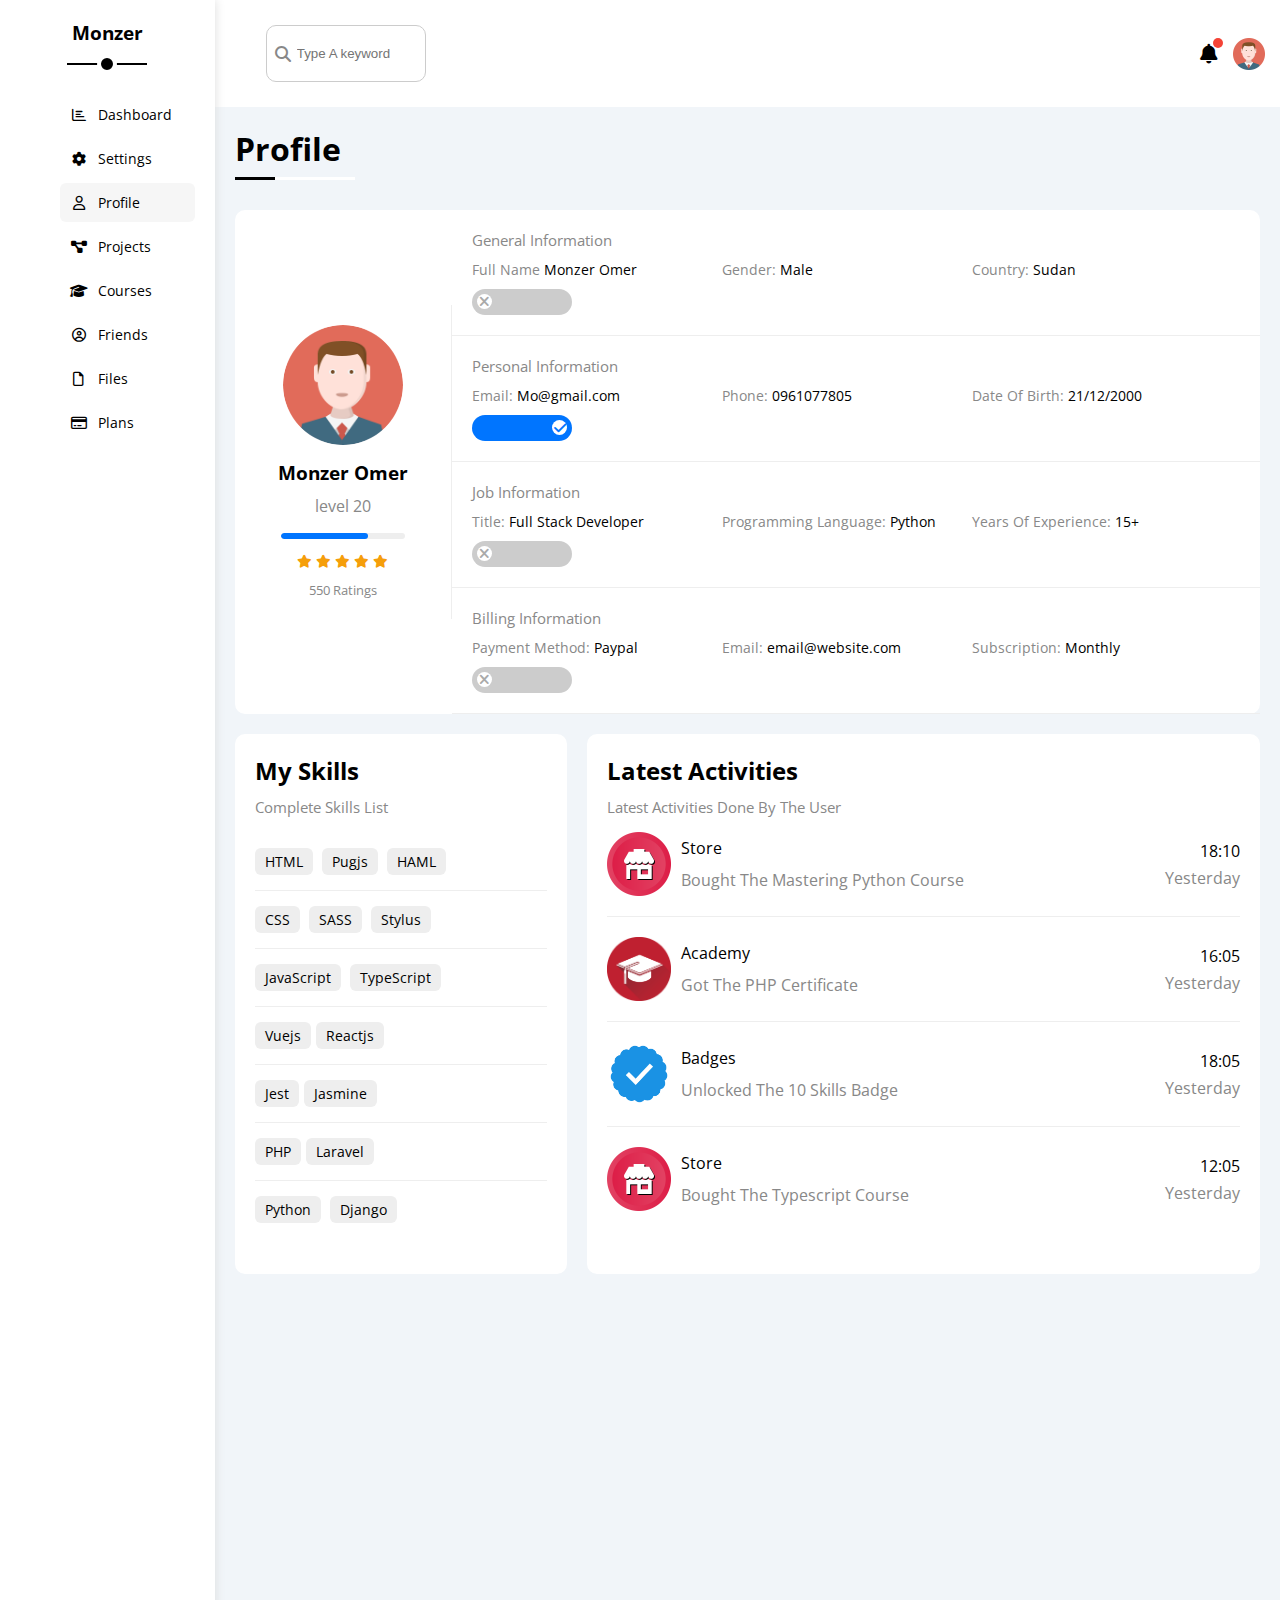
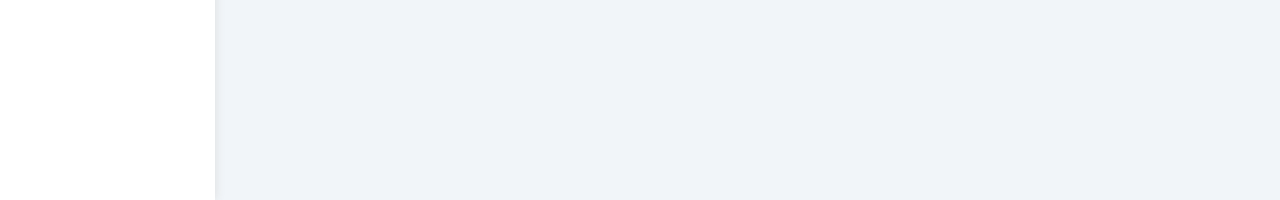
<file: profile.html>
<!DOCTYPE html>
<html lang="en">
<head>
    <meta charset="UTF-8">
    <meta name="viewport" content="width=device-width, initial-scale=1.0">
    <title>Profile</title>
    
         <!-- web fonts -->
         <link rel="stylesheet" href="css/all.min.css">
     <!-- Framework file -->
     <link rel="stylesheet" href="css/Framework.css"> 
    <!-- Main css file -->
    <link rel="stylesheet" href="css/Master.css">

<!-- google fonts -->
<link rel="preconnect" href="https://fonts.googleapis.com">
<link rel="preconnect" href="https://fonts.gstatic.com" crossorigin>
<link href="https://fonts.googleapis.com/css2?family=Open+Sans:wght@300;500&display=swap" rel="stylesheet">

</head>
<body>
  <div class="page d-flex">
  <div class="sidebar bg-white p-20 p-relative">
    <h3 class="p-relative text-c mt-0">Monzer</h3>
    <ul>
        <li>
            <a class=" d-flex align-center fs-14 p-10 c-black rad-6" href="index.html">
                <i class="fa-regular fa-chart-bar fa-fw"></i> 
                <span >Dashboard</span>
            </a>
        </li>
        <li>
            <a class=" d-flex align-center fs-14 p-10 c-black rad-6" href="settings.html">
                <i class="fa-solid fa-gear fa-fw"></i> 
                <span >Settings</span>
            </a>
        </li>
        <li>
            <a class=" active d-flex align-center fs-14 p-10 c-black rad-6" href="profile.html">
                <i class="fa-regular fa-user fa-fw"></i> 
                <span >Profile</span>
            </a>
        </li>
        <li>
            <a class=" d-flex align-center fs-14 p-10 c-black rad-6" href="projects.html">
                <i class="fa-solid fa-diagram-project fa-fw"></i> 
                <span >Projects</span>
            </a>
        </li>
        <li>
            <a class=" d-flex align-center fs-14 p-10 c-black rad-6" href="courses.html">
                <i class="fa-solid fa-graduation-cap fa-fw"></i> 
                <span >Courses</span>
            </a>
        </li>
        <li>
            <a class=" d-flex align-center fs-14 p-10 c-black rad-6" href="friends.html">
                <i class="fa-regular fa-circle-user fa-fw"></i> 
                <span >Friends</span>
            </a>
        </li>
        <li>
            <a class=" d-flex align-center fs-14 p-10 c-black rad-6" href="files.html">
                <i class="fa-regular fa-file fa-fw"></i> 
                <span >Files</span>
            </a>
        </li>
        <li>
            <a class=" d-flex align-center fs-14 p-10 c-black rad-6" href="plans.html">
                <i class="fa-regular fa-credit-card fa-fw"></i> 
                <span >Plans</span>
            </a>
        </li>
    </ul>
  </div>
  <div class="content w-full">
    <!-- Start Head -->
    <div class="head bg-white p-15 between-flex ">
<div class="p-10 search p-relative">
    <i class="fa-solid fa-magnifying-glass"></i>
    <input type=" p-20 search " placeholder="Type A keyword">
</div>
<div class="icons d-flex align-center">
    <span class="notification p-relative">
        <i class="fa-solid fa-bell fa-lg"></i>
    </span>
    <img  src="images/avatar.png" alt="">
</div>
    </div>
    <!-- End Head -->
    <h1 class="p-relative">Profile</h1>
    <div class="profile-page m-20">
        <div class="overview bg-white d-flex rad-10 align-center">
              <div class="avatar-box text-c p-20">
                  <img
                  class="mb-10 rad-half" src="images/avatar.png" alt="">
                  <h3 class="m-0">Monzer Omer</h3>
                  <p class="c-grey mt-10">level 20</p>
                  <div class="level rad-6 bg-eee p-relative ">
                    <span style="width: 70%;" class="rad-6"></span>
                  </div>
                   <div class="rating mt-10 mb-10">
                   <i class="fa-solid fa-star fs-13 c-orange"></i>
                   <i class="fa-solid fa-star fs-13 c-orange"></i>
                   <i class="fa-solid fa-star fs-13 c-orange"></i>
                   <i class="fa-solid fa-star fs-13 c-orange"></i>
                   <i class="fa-solid fa-star fs-13 c-orange"></i>
                   </div>
                   <p class="c-grey fs-13 m-0 ">550 Ratings</p>
              </div>
              <div class="info-box">
                   <div class="box w-full text-c-mobile p-20 d-flex align-center">
                    <h4 class="c-grey fs-15 m-0 w-full ">General Information</h4>
                    <div class="fs-14">
                        <span class="c-grey">Full Name</span>
                        <span>Monzer Omer</span>
                    </div>
                    <div class="fs-14">
                        <span class="c-grey">Gender:</span>
                        <span>Male</span>
                    </div>
                    <div class="fs-14">
                        <span class="c-grey">Country:</span>
                        <span>Sudan</span>
                    </div>
                    <div class="fs-14">
                        <label for="one">
                            <input type="checkbox" id="one"  class="toggle-checkbox" >
                            <div class="toggle-switch"></div>
                        </label>
                    </div>
                   </div>
                   <div class="box w-full text-c-mobile p-20 d-flex align-center">
                    <h4 class="c-grey fs-15 m-0 w-full ">Personal Information</h4>
                    <div class="fs-14">
                        <span class="c-grey">Email:</span>
                        <span>Mo@gmail.com</span>
                    </div>
                    <div class="fs-14">
                        <span class="c-grey">Phone:</span>
                        <span>0961077805</span>
                    </div>
                    <div class="fs-14">
                        <span class="c-grey">Date Of Birth:</span>
                        <span>21/12/2000</span>
                    </div>
                    <div class="fs-14">
                        <label for="two">
                            <input type="checkbox" id="two"  class="toggle-checkbox" checked>
                            <div class="toggle-switch"></div>
                        </label>
                    </div>
                   </div>
                   <div class="box w-full text-c-mobile p-20 d-flex align-center">
                    <h4 class="c-grey fs-15 m-0 w-full ">Job Information</h4>
                    <div class="fs-14">
                        <span class="c-grey">Title: </span>
                        <span>Full Stack Developer</span>
                    </div>
                    <div class="fs-14">
                        <span class="c-grey">Programming Language:</span>
                        <span> Python</span>
                    </div>
                    <div class="fs-14">
                        <span class="c-grey">Years Of Experience:</span>
                        <span> 15+</span>
                    </div>
                    <div class="fs-14">
                        <label for="three">
                            <input type="checkbox" id="three"  class="toggle-checkbox" >
                            <div class="toggle-switch"></div>
                        </label>
                    </div>
                   </div>
                   <div class="box w-full text-c-mobile p-20 d-flex align-center">
                    <h4 class="c-grey fs-15 m-0 w-full ">Billing Information</h4>
                    <div class="fs-14">
                        <span class="c-grey">Payment Method:</span>
                        <span>Paypal</span>
                    </div>
                    <div class="fs-14">
                        <span class="c-grey">Email:</span>
                        <span>email@website.com</span>
                    </div>
                    <div class="fs-14">
                        <span class="c-grey">Subscription:</span>
                        <span> Monthly</span>
                    </div>
                    <div class="fs-14">
                        <label for="four">
                            <input type="checkbox" id="four"  class="toggle-checkbox" >
                            <div class="toggle-switch"></div>
                        </label>
                    </div>
                   </div>
              </div>
        </div>
        <!-- Start Other Data -->
        <div class="other-data d-flex gap-20">
             <div class="skills-card bg-white mt-20 p-20 rad-10">
                <h2 class="mt-0 mb-10">My Skills</h2>
               <p class="mt-0 mb- c-grey fs-15">Complete Skills List</p>
               <ul class="ml--40 text-c-mobile">
                <li class=""><span>HTML</span> <span>Pugjs</span> <span>HAML</span></li>
               <li> <span>CSS</span> <span>SASS</span> <span>Stylus</span></li>
               <li><span>JavaScript</span> <span>TypeScript</span></li>
               <li><span>Vuejs</span><span>Reactjs</span></li>
               <li><span>Jest</span><span>Jasmine</span></li>
               <li><span>PHP</span><span>Laravel</span></li>
               <li> <span>Python</span> <span>Django</span> </li>
               </ul>
             </div>
             <div class="activities bg-white mt-20 p-20 rad-10">
                <h2 class="mt-0 mb-10">Latest Activities</h2>
               <p class="mt-0 mb- c-grey fs-15">Latest Activities Done By The User</p>
               <div class="activity d-flex align-center text-c-mobile">
                <img src="images/activity-01.png" alt="">
                <div class="info">
                    <span class="d-block mb-10 ">Store</span>
                    <span class="c-grey">Bought The Mastering Python Course</span>
                </div>
                <div class="date">
                    <span class="d-block  pb-5">18:10</span>
                    <span class="c-grey">Yesterday</span>
                </div>
               </div>
               <div class="activity d-flex align-center text-c-mobile">
                <img src="images/activity-02.png" alt="">
                <div class="info">
                    <span class="d-block mb-10 ">Academy</span>
                    <span class="c-grey">Got The PHP Certificate</span>
                </div>
                <div class="date">
                    <span class="d-block  pb-5">16:05</span>
                    <span class="c-grey">Yesterday</span>
                </div>
               </div>
               <div class="activity d-flex align-center text-c-mobile">
                <img src="images/activity-03.png" alt="">
                <div class="info">
                    <span class="d-block mb-10 ">Badges</span>
                    <span class="c-grey">Unlocked The 10 Skills Badge</span>
                </div>
                <div class="date">
                    <span class="d-block pb-5">18:05</span>
                    <span class="c-grey">Yesterday</span>
                </div>
               </div>
               <div class="activity d-flex align-center text-c-mobile">
                <img src="images/activity-01.png" alt="">
                <div class="info">
                    <span class="d-block mb-10 ">Store</span>
                    <span class="c-grey">Bought The Typescript Course</span>
                </div>
                <div class="date">
                    <span class="d-block  pb-5">12:05</span>
                    <span class="c-grey">Yesterday</span>
                </div>
               </div>
             </div>
        </div>
        <!-- End Other Data -->
    </div>
  
  

  </div>

 


</body>
</html>
</file>
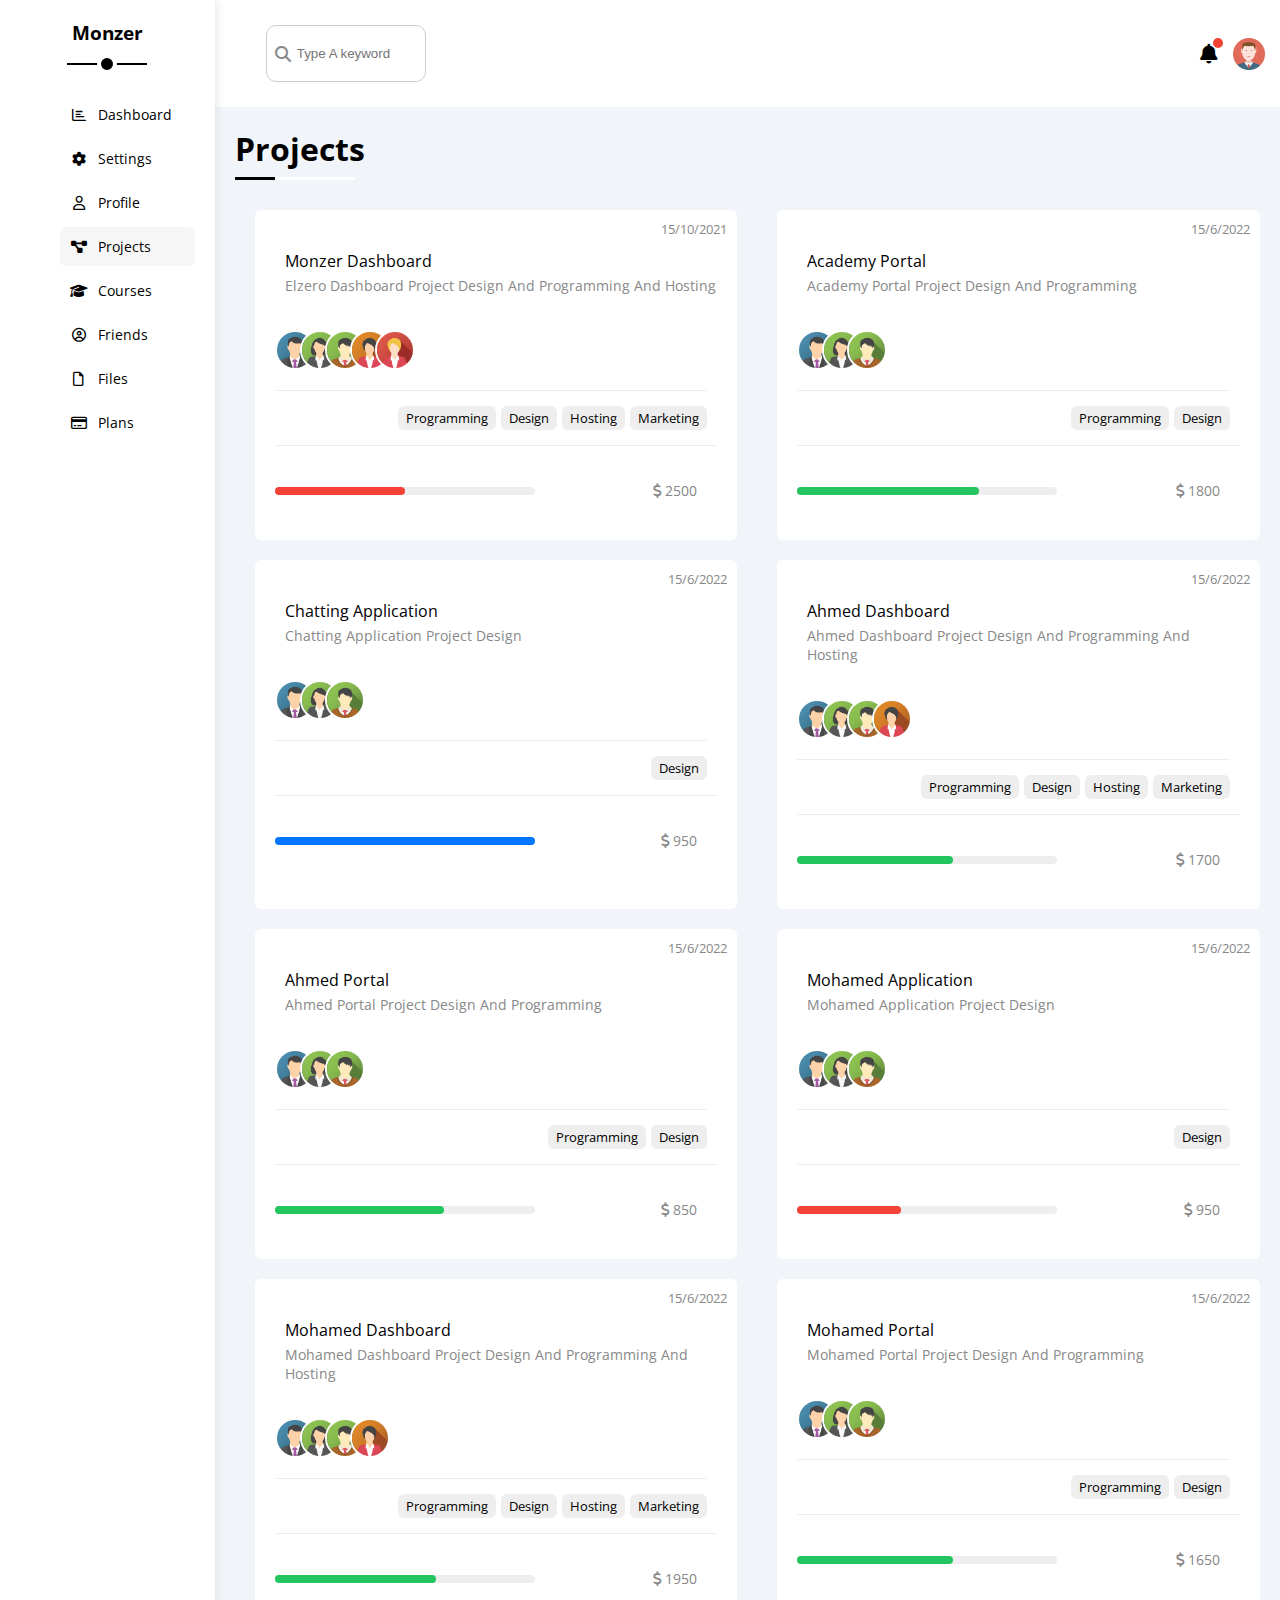
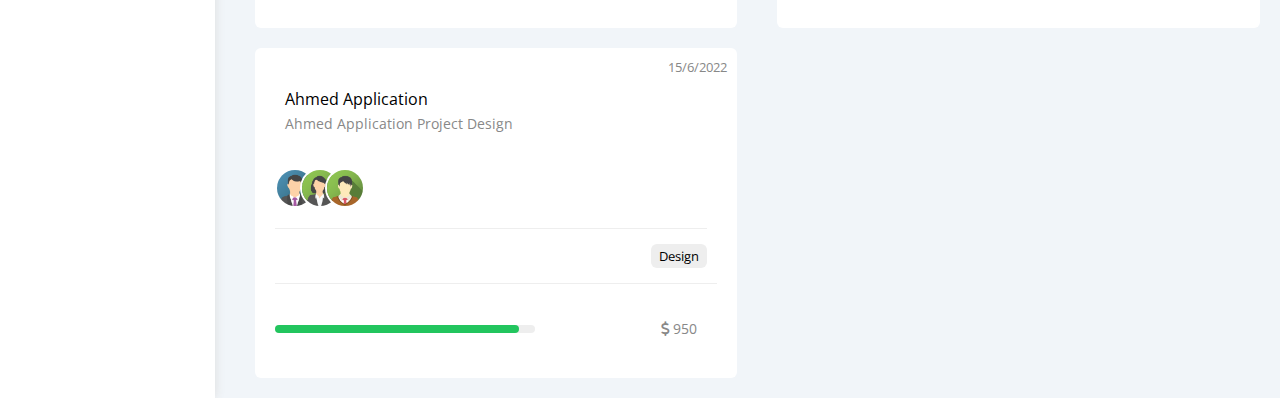
<file: projects.html>
<!DOCTYPE html>
<html lang="en">
<head>
    <meta charset="UTF-8">
    <meta name="viewport" content="width=device-width, initial-scale=1.0">
    <title>Projects</title>
    
         <!-- web fonts -->
         <link rel="stylesheet" href="css/all.min.css">
     <!-- Framework file -->
     <link rel="stylesheet" href="css/Framework.css"> 
    <!-- Main css file -->
    <link rel="stylesheet" href="css/Master.css">

<!-- google fonts -->
<link rel="preconnect" href="https://fonts.googleapis.com">
<link rel="preconnect" href="https://fonts.gstatic.com" crossorigin>
<link href="https://fonts.googleapis.com/css2?family=Open+Sans:wght@300;500&display=swap" rel="stylesheet">

</head>
<body>
  <div class="page d-flex">
  <div class="sidebar bg-white p-20 p-relative">
    <h3 class="p-relative text-c mt-0">Monzer</h3>
    <ul>
        <li>
            <a class=" d-flex align-center fs-14 p-10 c-black rad-6" href="index.html">
                <i class="fa-regular fa-chart-bar fa-fw"></i> 
                <span >Dashboard</span>
            </a>
        </li>
        <li>
            <a class=" d-flex align-center fs-14 p-10 c-black rad-6" href="settings.html">
                <i class="fa-solid fa-gear fa-fw"></i> 
                <span >Settings</span>
            </a>
        </li>
        <li>
            <a class="  d-flex align-center fs-14 p-10 c-black rad-6" href="profile.html">
                <i class="fa-regular fa-user fa-fw"></i> 
                <span >Profile</span>
            </a>
        </li>
        <li>
            <a class=" active d-flex align-center fs-14 p-10 c-black rad-6" href="projects.html">
                <i class="fa-solid fa-diagram-project fa-fw"></i> 
                <span >Projects</span>
            </a>
        </li>
        <li>
            <a class=" d-flex align-center fs-14 p-10 c-black rad-6" href="courses.html">
                <i class="fa-solid fa-graduation-cap fa-fw"></i> 
                <span >Courses</span>
            </a>
        </li>
        <li>
            <a class=" d-flex align-center fs-14 p-10 c-black rad-6" href="friends.html">
                <i class="fa-regular fa-circle-user fa-fw"></i> 
                <span >Friends</span>
            </a>
        </li>
        <li>
            <a class=" d-flex align-center fs-14 p-10 c-black rad-6" href="files.html">
                <i class="fa-regular fa-file fa-fw"></i> 
                <span >Files</span>
            </a>
        </li>
        <li>
            <a class=" d-flex align-center fs-14 p-10 c-black rad-6" href="plans.html">
                <i class="fa-regular fa-credit-card fa-fw"></i> 
                <span >Plans</span>
            </a>
        </li>
    </ul>
  </div>
  <div class="content w-full">
    <!-- Start Head -->
    <div class="head bg-white p-15 between-flex ">
<div class="p-10 search p-relative">
    <i class="fa-solid fa-magnifying-glass"></i>
    <input type=" p-20 search " placeholder="Type A keyword">
</div>
<div class="icons d-flex align-center">
    <span class="notification p-relative">
        <i class="fa-solid fa-bell fa-lg"></i>
    </span>
    <img  src="images/avatar.png" alt="">
</div>
    </div>
    <!-- End Head -->
    <h1 class="p-relative">Projects</h1>
    <div class="projects-page  d-grid m-20 gap-20">
         <div class="project ml-20 p-20 bg-white rad-6 p-relative">
            <span class="date fs-13 c-grey">15/10/2021</span>
            <h4 class="m-0" >Monzer Dashboard</h4>
            <p class="c-grey mt-0 mb-0 fs-14 ml-10">Elzero Dashboard Project Design And Programming And Hosting</p>
            <div class="team">
                <a href="#"><img src="images/team-01.png" alt=""></a>
                <a href="#"><img src="images/team-02.png" alt=""></a>
                <a href="#"><img src="images/team-03.png" alt=""></a>
                <a href="#"><img src="images/team-04.png" alt=""></a>
                <a href="#"><img src="images/team-05.png" alt=""></a>
            </div>
            <div class="tech d-flex">
                <span class="fs-13 bg-eee rad-6">Programming</span>
                <span class="fs-13 bg-eee rad-6">Design</span>
                <span class="fs-13 bg-eee rad-6">Hosting</span>
                <span class="fs-13 bg-eee rad-6">Marketing</span>
            </div>
            <div class="info between-flex">
                <div class="prog bg-eee">
                    <span class="bg-red" style="width: 50%;"></span>
                </div>
                <div class="fs-14 c-grey">
                    <i class="fa-solid fa-dollar-sign"></i>
                    2500
                </div>
            </div>
         </div>
         <div class="project ml-20 p-20 bg-white rad-6 p-relative">
            <span class="date fs-13 c-grey">15/6/2022</span>
            <h4 class="m-0" >Academy Portal</h4>
            <p class="c-grey mt-0 mb-0 fs-14 ml-10">Academy Portal Project Design And Programming</p>
            <div class="team">
                <a href="#"><img src="images/team-01.png" alt=""></a>
                <a href="#"><img src="images/team-02.png" alt=""></a>
                <a href="#"><img src="images/team-03.png" alt=""></a>
                
            </div>
            <div class="tech d-flex">
                <span class="fs-13 bg-eee rad-6">Programming</span>
                <span class="fs-13 bg-eee rad-6">Design</span>
             
            </div>
            <div class="info between-flex">
                <div class="prog bg-eee">
                    <span class="bg-green" style="width: 70%;"></span>
                </div>
                <div class="fs-14 c-grey">
                    <i class="fa-solid fa-dollar-sign"></i>
                    1800
                </div>
            </div>
         </div>
         <div class="project ml-20 p-20 bg-white rad-6 p-relative">
            <span class="date fs-13 c-grey">15/6/2022</span>
            <h4 class="m-0" >Chatting Application</h4>
            <p class="c-grey mt-0 mb-0 fs-14 ml-10">Chatting Application Project Design</p>
            <div class="team">
                <a href="#"><img src="images/team-01.png" alt=""></a>
                <a href="#"><img src="images/team-02.png" alt=""></a>
                <a href="#"><img src="images/team-03.png" alt=""></a>
             
            </div>
            <div class="tech d-flex">
                
                <span class="fs-13 bg-eee rad-6">Design</span>
                
            </div>
            <div class="info between-flex">
                <div class="prog bg-eee">
                    <span class="bg-blue" style="width: 100%;"></span>
                </div>
                <div class="fs-14 c-grey">
                    <i class="fa-solid fa-dollar-sign"></i>
                    950
                </div>
            </div>
         </div>
         <div class="project ml-20 p-20 bg-white rad-6 p-relative">
            <span class="date fs-13 c-grey">15/6/2022</span>
            <h4 class="m-0" >Ahmed Dashboard</h4>
            <p class="c-grey mt-0 mb-0 fs-14 ml-10">Ahmed Dashboard Project Design And Programming And Hosting</p>
            <div class="team">
                <a href="#"><img src="images/team-01.png" alt=""></a>
                <a href="#"><img src="images/team-02.png" alt=""></a>
                <a href="#"><img src="images/team-03.png" alt=""></a>
                <a href="#"><img src="images/team-04.png" alt=""></a>
                
            </div>
            <div class="tech d-flex">
                <span class="fs-13 bg-eee rad-6">Programming</span>
                <span class="fs-13 bg-eee rad-6">Design</span>
                <span class="fs-13 bg-eee rad-6">Hosting</span>
                <span class="fs-13 bg-eee rad-6">Marketing</span>
            </div>
            <div class="info between-flex">
                <div class="prog bg-eee">
                    <span class="bg-green" style="width: 60%;"></span>
                </div>
                <div class="fs-14 c-grey">
                    <i class="fa-solid fa-dollar-sign"></i>
                   1700
                </div>
            </div>
         </div>
         <div class="project ml-20 p-20 bg-white rad-6 p-relative">
            <span class="date fs-13 c-grey">15/6/2022</span>
            <h4 class="m-0" >Ahmed Portal</h4>
            <p class="c-grey mt-0 mb-0 fs-14 ml-10">Ahmed Portal Project Design And Programming</p>
            <div class="team">
                <a href="#"><img src="images/team-01.png" alt=""></a>
                <a href="#"><img src="images/team-02.png" alt=""></a>
                <a href="#"><img src="images/team-03.png" alt=""></a>
                
            </div>
            <div class="tech d-flex">
                <span class="fs-13 bg-eee rad-6">Programming</span>
                <span class="fs-13 bg-eee rad-6">Design</span>
                
            </div>
            <div class="info between-flex">
                <div class="prog bg-eee">
                    <span class="bg-green" style="width: 65%;"></span>
                </div>
                <div class="fs-14 c-grey">
                    <i class="fa-solid fa-dollar-sign"></i>
                    850
                </div>
            </div>
         </div>
         <div class="project ml-20 p-20 bg-white rad-6 p-relative">
            <span class="date fs-13 c-grey">15/6/2022</span>
            <h4 class="m-0" >Mohamed Application</h4>
            <p class="c-grey mt-0 mb-0 fs-14 ml-10">Mohamed Application Project Design</p>
            <div class="team">
                <a href="#"><img src="images/team-01.png" alt=""></a>
                <a href="#"><img src="images/team-02.png" alt=""></a>
                <a href="#"><img src="images/team-03.png" alt=""></a>
                
            </div>
            <div class="tech d-flex">
                
                <span class="fs-13 bg-eee rad-6">Design</span>
               
            </div>
            <div class="info between-flex">
                <div class="prog bg-eee">
                    <span class="bg-red" style="width: 40%;"></span>
                </div>
                <div class="fs-14 c-grey">
                    <i class="fa-solid fa-dollar-sign"></i>
                    950
                </div>
            </div>
         </div>
         <div class="project ml-20 p-20 bg-white rad-6 p-relative">
            <span class="date fs-13 c-grey">15/6/2022</span>
            <h4 class="m-0" >Mohamed Dashboard</h4>
            <p class="c-grey mt-0 mb-0 fs-14 ml-10">Mohamed Dashboard Project Design And Programming And Hosting</p>
            <div class="team">
                <a href="#"><img src="images/team-01.png" alt=""></a>
                <a href="#"><img src="images/team-02.png" alt=""></a>
                <a href="#"><img src="images/team-03.png" alt=""></a>
                <a href="#"><img src="images/team-04.png" alt=""></a>
               
            </div>
            <div class="tech d-flex">
                <span class="fs-13 bg-eee rad-6">Programming</span>
                <span class="fs-13 bg-eee rad-6">Design</span>
                <span class="fs-13 bg-eee rad-6">Hosting</span>
                <span class="fs-13 bg-eee rad-6">Marketing</span>
            </div>
            <div class="info between-flex">
                <div class="prog bg-eee">
                    <span class="bg-green" style="width: 62%;"></span>
                </div>
                <div class="fs-14 c-grey">
                    <i class="fa-solid fa-dollar-sign"></i>
                    1950
                </div>
            </div>
         </div>
         <div class="project ml-20 p-20 bg-white rad-6 p-relative">
            <span class="date fs-13 c-grey">15/6/2022</span>
            <h4 class="m-0" >Mohamed Portal</h4>
            <p class="c-grey mt-0 mb-0 fs-14 ml-10">Mohamed Portal Project Design And Programming</p>
            <div class="team">
                <a href="#"><img src="images/team-01.png" alt=""></a>
                <a href="#"><img src="images/team-02.png" alt=""></a>
                <a href="#"><img src="images/team-03.png" alt=""></a>
                
            </div>
            <div class="tech d-flex">
                <span class="fs-13 bg-eee rad-6">Programming</span>
                <span class="fs-13 bg-eee rad-6">Design</span>
                
            </div>
            <div class="info between-flex">
                <div class="prog bg-eee">
                    <span class="bg-green" style="width: 60%;"></span>
                </div>
                <div class="fs-14 c-grey">
                    <i class="fa-solid fa-dollar-sign"></i>
                    1650
                </div>
            </div>
         </div>
         <div class="project ml-20 p-20 bg-white rad-6 p-relative">
            <span class="date fs-13 c-grey">15/6/2022</span>
            <h4 class="m-0" >Ahmed Application</h4>
            <p class="c-grey mt-0 mb-0 fs-14 ml-10">Ahmed Application Project Design</p>
            <div class="team">
                <a href="#"><img src="images/team-01.png" alt=""></a>
                <a href="#"><img src="images/team-02.png" alt=""></a>
                <a href="#"><img src="images/team-03.png" alt=""></a>
                
            </div>
            <div class="tech d-flex">
                
                <span class="fs-13 bg-eee rad-6">Design</span>
                
            </div>
            <div class="info between-flex">
                <div class="prog bg-eee">
                    <span class="bg-green" style="width: 94%;"></span>
                </div>
                <div class="fs-14 c-grey">
                    <i class="fa-solid fa-dollar-sign"></i>
                   950
                </div>
            </div>
         </div>
    </div>
</file>
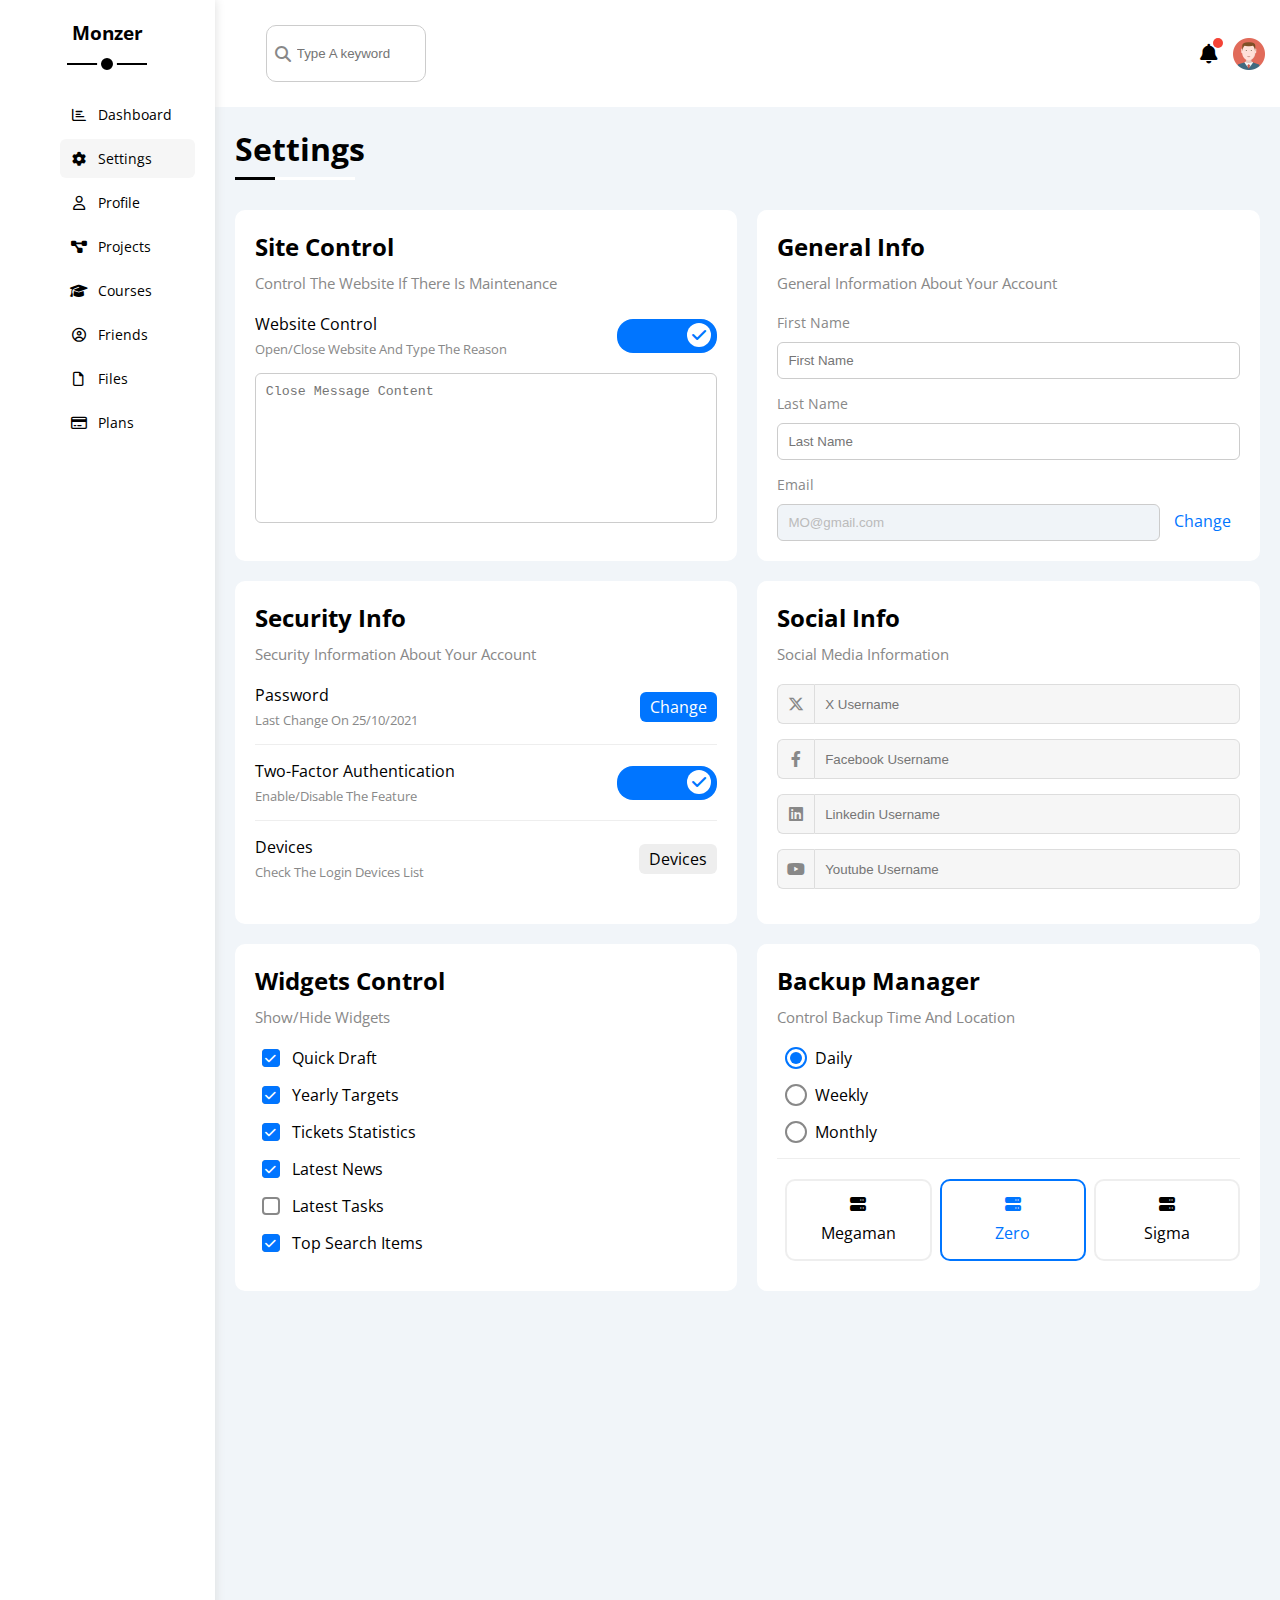
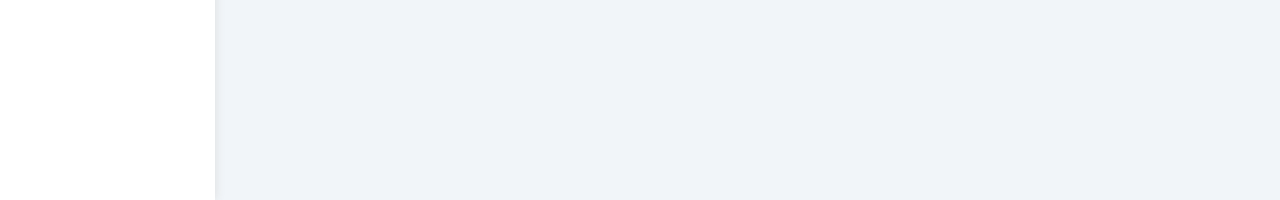
<file: settings.html>
<!DOCTYPE html>
<html lang="en">
<head>
    <meta charset="UTF-8">
    <meta name="viewport" content="width=device-width, initial-scale=1.0">
    <title>Settings</title>
    
         <!-- web fonts -->
         <link rel="stylesheet" href="css/all.min.css">
     <!-- Framework file -->
     <link rel="stylesheet" href="css/Framework.css"> 
    <!-- Main css file -->
    <link rel="stylesheet" href="css/Master.css">

<!-- google fonts -->
<link rel="preconnect" href="https://fonts.googleapis.com">
<link rel="preconnect" href="https://fonts.gstatic.com" crossorigin>
<link href="https://fonts.googleapis.com/css2?family=Open+Sans:wght@300;500&display=swap" rel="stylesheet">

</head>
<body>
  <div class="page d-flex">
  <div class="sidebar bg-white p-20 p-relative">
    <h3 class="p-relative text-c mt-0">Monzer</h3>
    <ul>
        <li>
            <a class=" d-flex align-center fs-14 p-10 c-black rad-6" href="index.html">
                <i class="fa-regular fa-chart-bar fa-fw"></i> 
                <span >Dashboard</span>
            </a>
        </li>
        <li>
            <a class=" active d-flex align-center fs-14 p-10 c-black rad-6" href="settings.html">
                <i class="fa-solid fa-gear fa-fw"></i> 
                <span >Settings</span>
            </a>
        </li>
        <li>
            <a class="d-flex align-center fs-14 p-10 c-black rad-6" href="profile.html">
                <i class="fa-regular fa-user fa-fw"></i> 
                <span >Profile</span>
            </a>
        </li>
        <li>
            <a class=" d-flex align-center fs-14 p-10 c-black rad-6" href="projects.html">
                <i class="fa-solid fa-diagram-project fa-fw"></i> 
                <span >Projects</span>
            </a>
        </li>
        <li>
            <a class=" d-flex align-center fs-14 p-10 c-black rad-6" href="courses.html">
                <i class="fa-solid fa-graduation-cap fa-fw"></i> 
                <span >Courses</span>
            </a>
        </li>
        <li>
            <a class=" d-flex align-center fs-14 p-10 c-black rad-6" href="friends.html">
                <i class="fa-regular fa-circle-user fa-fw"></i> 
                <span >Friends</span>
            </a>
        </li>
        <li>
            <a class=" d-flex align-center fs-14 p-10 c-black rad-6" href="files.html">
                <i class="fa-regular fa-file fa-fw"></i> 
                <span >Files</span>
            </a>
        </li>
        <li>
            <a class=" d-flex align-center fs-14 p-10 c-black rad-6" href="plans.html">
                <i class="fa-regular fa-credit-card fa-fw"></i> 
                <span >Plans</span>
            </a>
        </li>
    </ul>
  </div>
  <div class="content w-full">
    <!-- Start Head -->
    <div class="head bg-white p-15 between-flex ">
<div class="p-10 search p-relative">
    <i class="fa-solid fa-magnifying-glass"></i>
    <input type=" p-20 search " placeholder="Type A keyword">
</div>
<div class="icons d-flex align-center">
    <span class="notification p-relative">
        <i class="fa-solid fa-bell fa-lg"></i>
    </span>
    <img  src="images/avatar.png" alt="">
</div>
    </div>
    <!-- End Head -->
    <h1 class="p-relative">Settings</h1>
    <div class="settings-page m-20 d-grid gap-20">
        <!-- Start Settings Box -->
      <div class="p-20 bg-white rad-10">
        <h2 class="mt-0 mb-10">Site Control</h2>
        <p class="c-grey mt-0 mb-20 fs-15">Control The Website If There Is Maintenance</p>
        <div class="mb-15 between-flex">
          <div>
              <span>Website Control</span>
              <p class="c-grey mt-5 mb-0 fs-13">Open/Close Website And Type The Reason</p>
          </div>
          <div>
            <label>
                <input class="toggle-checkbox" type="checkbox" checked >
                <div class="toggle-switch"></div>
            </label>
          </div>
        </div>
        <textarea class="close-message p-10  rad-6 d-block w-full" placeholder="Close Message Content"></textarea>
      </div>
        <!-- End Settings Box -->
        <!-- Start Settings Box -->
      <div class="p-20 bg-white rad-10">
        <h2 class="mt-0 mb-10">General Info</h2>
        <p class="c-grey mt-0 mb-20 fs-15">General Information About Your Account</p>
          <div class="mb-15">
            <label for="first" class="fs-14 d-block mb-10 c-grey">First Name</label>
            <input type="text" class="p-10 b-none border-ccc rad-6 d-block w-full" id="first" placeholder="First Name">
          </div>
          <div class="mb-15">
            <label for="last" class="fs-14 d-block mb-10 c-grey">Last Name</label>
            <input type="text" class="p-10 b-none border-ccc rad-6 d-block w-full" id="last" placeholder="Last Name">
          </div>
          <div >
            <label for="email" class="fs-14 d-block mb-10 c-grey">Email</label>
            <input type="email" class="email p-10 b-none border-ccc rad-6 d-block w-full mr-10"
             id="email" 
             placeholder="First Name"
             value="MO@gmail.com" disabled>
             <a class="c-blue" href="#">Change</a>
          </div>
      </div>
        <!-- End Settings Box -->
        <!-- Start Settings Box -->
      <div class=" p-20 bg-white rad-10">
        <h2 class="mt-0 mb-10">Security Info</h2>
        <p class="c-grey mt-0 mb-20 fs-15">Security Information About Your Account</p>
        <div class="sec-box mb-15 between-flex">
           <div>
            <span>Password</span>
            <p class="mt-5 mb-0 c-grey fs-13">Last Change On 25/10/2021</p>
           </div>
     
          <a class="button btn-shape bg-blue c-white" href="#">Change</a>  
        </div> 
        <div class="sec-box mb-15 between-flex">
           <div>
            <span>Two-Factor Authentication</span>
            <p class="mt-5 mb-0 c-grey fs-13">Enable/Disable The Feature</p>
           </div>
     
           <div>
            <label>
                <input class="toggle-checkbox" type="checkbox" checked >
                <div class="toggle-switch"></div>
            </label>
          </div> 
        </div> 
        <div class="sec-box  between-flex">
           <div>
            <span>Devices</span>
            <p class="mt-5 mb-0 c-grey fs-13">Check The Login Devices List</p>
           </div>
     
          <a class=" bg-eee c-black btn-shape " href="#">Devices</a>  
        </div> 
      </div>
      <div class=" social-boxes  p-20 bg-white rad-10">
        <h2 class="mt-0 mb-10">Social Info</h2>
        <p class="c-grey mt-0 mb-20 fs-15">Social Media Information</p>
        <div class=" d-flex align-center mb-15">
         <i class=" fa-brands fa-x-twitter  c-grey center-flex"></i>
         <input class="w-full" type="text" placeholder="X Username">  
        </div>
        <div class=" d-flex align-center mb-15">
         <i class=" fa-brands fa-facebook-f  c-grey center-flex"></i>
         <input class="w-full" type="text" placeholder="Facebook Username">  
        </div>
        <div class=" d-flex align-center mb-15">
         <i class=" fa-brands fa-linkedin  c-grey center-flex"></i>
         <input class="w-full" type="text" placeholder="Linkedin Username">  
        </div>
        <div class=" d-flex align-center mb-15">
         <i class=" fa-brands fa-youtube  c-grey center-flex"></i>
         <input class="w-full" type="text" placeholder="Youtube Username">  
        </div>
       
      </div>
       <!-- End Settings Box -->
      <!-- Start Settings Box -->
      <div class=" widgets-control  p-20 bg-white rad-10">
        <h2 class="mt-0 mb-10">Widgets Control</h2>
        <p class="c-grey mt-0 mb-20 fs-15">Show/Hide Widgets</p>
        <div class="control d-flex align-center mb-15">
            <input type="checkbox" id="one" checked >
            <label for="one">Quick Draft</label>
        </div>
        <div class="control d-flex align-center mb-15">
            <input type="checkbox" id="two" checked  >
            <label for="two">Yearly Targets</label>
        </div>
        <div class="control d-flex align-center mb-15">
            <input type="checkbox" id="three" checked  >
            <label for="three">Tickets Statistics</label>
        </div>
        <div class="control d-flex align-center mb-15">
            <input type="checkbox" id="four" checked  >
            <label for="four">Latest News</label>
        </div>
        <div class="control d-flex align-center mb-15">
            <input type="checkbox" id="five" >
            <label for="five">Latest Tasks</label>
        </div>
        <div class="control d-flex align-center mb-15">
            <input type="checkbox" id="six" checked  >
            <label for="six">Top Search Items</label>
        </div>
  
       
      </div>
        <!-- End Settings Box -->
        <!-- Start Settings Box -->
        <div class=" backup-control  p-20 bg-white rad-10">
            <h2 class="mt-0 mb-10">Backup Manager</h2>
            <p class="c-grey mt-0 mb-20 fs-15">Control Backup Time And Location</p>
            <div class="date d-flex align-center mb-15">
                <input type="radio" name="time" id="daily" checked >
                <label for="daily">Daily</label>
            </div>
            <div class="date d-flex align-center mb-15">
                <input type="radio" name="time" id="weekly" >
                <label for="weekly">Weekly</label>
            </div>
            <div class="date d-flex align-center mb-15">
                <input type="radio" name="time" id="monthly"  >
                <label for="monthly">Monthly</label>
            </div>
            <div class="servers d-flex align-center text-c">
                <input type="radio" name="servers" id="server-one">
                <div class="server mb-10 rad-10 w-full">
                    <label class="d-block m-15" for="server-one">
                        <i class="fa-solid fa-server mb-10 d-block"></i>
                          Megaman
                    </label>
                </div>
                <input type="radio" name="servers" id="server-two" checked>
                <div class="server mb-10 rad-10 w-full">
                    <label class="d-block m-15" for="server-two">
                        <i class="fa-solid fa-server mb-10 d-block"></i>
                          Zero
                    </label>
                </div>
                <input type="radio" name="servers" id="server-three">
                <div class="server mb-10 rad-10 w-full">
                    <label class="d-block m-15" for="server-three">
                        <i class="fa-solid fa-server mb-10 d-block"></i>
                         Sigma
                    </label>
                </div>
            </div>
           
           
          </div>
        <!-- End Settings Box -->
    
    </div>
  

  </div>

 


</body>
</html>
</file>
<file: css/Framework.css>
:root{
    --blue-color: #0075ff;
     --blue-alt-color: #0d69d5;
     --orange-color: #f59e0b;
     --green-color:#22c55e;
     --red-color: #f44336;
     --grey-color: #888;
   }

/* Start Box */


.d-flex{
    display: flex;
}
.align-center{
    align-items: center;
}
.space-between{
    justify-content: space-between;
}
.f-wrap{
    flex-wrap: wrap;
}
.d-grid{
     display: grid;
}
.d-block{
    display: block;
}
.gap-20{
    gap: 20px;
}
@media (max-width:767px){
    .block-mobile{
        display: block;
    }
    .hide-mobile{
        display: none;
    }
}
/* End Box */
/* Start padding + Margin */

.p-10{
    padding: 10px;
}
.p-15{
    padding: 15px;
}
.p-20{
    padding: 20px;
}
.pt-10{
    padding-top: 10px;
}
.pt-15{
    padding-top: 15px;
}
.pt-20{
    padding-top: 20px;
}
.pb-5{
    padding-bottom: 5px;
}
.pb-10{
    padding-bottom: 10px;
}
.pb-15{
    padding-bottom: 15px;
}
.pb-20{
    padding-bottom: 20px;
}
.pl-15{
    padding-left: 15px;
}

.m-0{
    margin: 0;
}
.m-15{
    margin: 15px;
}
.m-20{
    margin: 20px;
}
.mt-0{
    margin-top: 0;
}
.mt-5{
    margin-top: 5px;
}
.mt-10{
    margin-top: 10px;
 }
.mt-15{
    margin-top: 15px;
}
 .mt-20{
     margin-top: 20px;
 }
 .mt-25{
    margin-top: 25px;
 }
 .mr-10{
    margin-right: 10px;
 }
 .mr-15{
    margin-right: 15px;
 }


.mb-0{
    margin-bottom: 0;
}
.mb-5{
    margin-bottom: 5px;
}
.mb-10{
    margin-bottom: 10px;
}
.mb-15{
    margin-bottom: 15px;
}
.mb-20{
    margin-bottom: 20px;
}
.mb-25{
    margin-bottom: 25px;
}
.ml--40{
    margin-left: -40px;
}
.ml-10{
    margin-left: 10px;
}
.ml-20{
    margin-left: 20px;
}

/* End Padding + Margin */
/* Start color */
.bg-white{
    background-color: white;
}
.bg-eee{
    background-color: #eee;
}
.bg-blue{
    background-color: var(--blue-color);
}
.bg-orange{
    background-color: var(--orange-color);
}
.bg-green{
    background-color: var(--green-color);
}
.bg-red{
    background-color: var(--red-color);
}
.c-blue{
    color: var(--blue-color);
}
.c-red{
  color: var(--red-color);
}
.c-black{
    color: black;
}
.c-grey{
    color: var(--grey-color);
}
.c-white{
    color: white;
}
.c-green{
    color: var(--green-color);
}
.c-orange{
    color: var(--orange-color);
}
/* End color */
/* Start position */
.p-relative{
    position: relative;
}
.p-absolute{
    position: absolute;
}
/* End Position*/
/* Start Font */
.text-c{
    text-align: center;
}
.fs-13{
    font-size: 13px;
}
.fs-14{
    font-size: 14px;
}
.fs-15{
   
    font-size: 15px;
}
.fs-25{
    font-size: 25px;
}
.fw-bold{
    font-weight: bold;
}
@media (max-width:767px){
    .text-c-mobile{
        text-align: center;
    }
}
/* End Font */
/* Start Border */
.rad-6{
    border-radius: 6px;
}
.rad-10{
    border-radius: 10px;
}
.rad-half{
    border-radius: 50%;
}
.b-none{
    border: none;
}
.border-ccc{
    border: 1px solid #ccc;
}
.border-eee{
    border: 1px solid #eee;
}
/* End Border */
/* start width + height */
.w-100{
    width: 100px;
}

.w-full{
    width: 100%;
}
.h-100{
    height: 100px;
}
.h-full{
    height: 100%;
}
.w-fit{
    width: fit-content;
}

/* End width + height  */
/* Start Component */
.between-flex{
    display: flex;
    align-items: center;
    justify-content: space-between;
}
.center-flex{
    display: flex;
    align-items: center;
    justify-content: center;
}
.end-flex{
     justify-content: flex-end;
}
.btn-shape{
    padding: 4px 10px;
    border-radius: 6px;
}
/* End Componnt */
</file>
<file: css/Master.css>
/* Start global rules */
/* scrollbar-scrollbar track - scrollbar thumb - brandcolors.com = for websites */
:root{
 --blue-color: #0075ff;
  --blue-alt-color: #0d69d5;
  --orange-color: #f59e0b;
  --green-color:#22c55e;
  --red-color: #f44336;
  --grey-color: #888;
}
*{
    box-sizing: border-box;
}
body{
    margin: 0;
   font-family: "Open Sans" , sans-serif;
}
*:focus{
    outline: none;
}
a{
    text-decoration: none;
}
ul{
    list-style: none;
}
::-webkit-scrollbar{
    width: 15px;
}
::-webkit-scrollbar-track{
    background-color: white;
}
::-webkit-scrollbar-thumb{
    background-color: var(--blue-color);
}
::-webkit-scrollbar-thumb:hover{
    background-color: var(--blue-alt-color);
}
.page{
    min-height: 200vh;
    background-color: #f1f5f9;
}
/* End global rules */
/* Start sidebar */
.sidebar{
    width: 250px;
    box-shadow: 0 0 10px #ddd;
}
@media (max-width:767px){
    .sidebar{
        padding: 10px;
        width: 62px;
    }
}
.sidebar >  h3{
    margin-bottom: 50px;
    
}
@media (max-width:767px){
    .sidebar >  h3{
        font-size: 10px;
        margin-bottom: 15px;
    }
    .sidebar >  h3::before,
    .sidebar >  h3::after{
        display: none;
    }
}
.sidebar >  h3::before , .sidebar >  h3::after{
    content: "";
    background-color: black;
    position: absolute;
    left: 50%;
    transform: translateX(-50%);
}
.sidebar >  h3::before{
  
    width: 80px;
    height: 2px;

    bottom: -20px;

}
.sidebar >  h3::after{

    bottom: -29px;
    width: 12px;
    height: 12px;
    border-radius: 50%;
    border: 4px solid white;

}
.sidebar > ul li a{
   transition: 0.3s;
   margin-bottom: 5px;
}
.sidebar > ul li a:hover , .sidebar > ul li a.active{
    background-color: #f6f6f6;
}
.sidebar > ul li a span{
    margin-left: 10px;

}
@media (max-width:767px){
    .sidebar > ul li a i {
        margin-left: -40px;
    }
    .sidebar > ul li a span{
        display: none;
    }
}
/* End sidebar */
/* Start content  */
.content {
  overflow: hidden;
}
@media (max-width:767px){
    .content .head{
        margin-left: -15px;
    }
}
.content .head .search i{
    position: absolute;
    top: 50%;
    transform: translateY(-50%);
    color: var(--grey-color);
    left: 45px;
}
.head .search input{
    margin-left: 26px;
    padding: 20px;
    border: 1px solid #ccc;
    border-radius: 10px;
    padding-left: 30px;
    width: 160px;
    transition: width 0.3s;
}
.head .search input:focus{
    outline-color: #ddd;
    width: 200px;
}
.head .search input:focus::placeholder{
    opacity: 0;

}
.head .icons .notification::before{
    content: "";
    position: absolute;
    width: 10px;
    height: 10px;
    background-color: var(--red-color);
    right: -5px;
    top: -5px;
    border-radius: 50%;
}
.head .icons  img{
    width: 32px;
    height: 32px;
    margin-left: 15px;
}
.page h1{
    margin: 20px 20px 40px;
}
.page h1::before , .page h1::after{
    content: '';
    position: absolute;
    height: 3px;
    bottom: -10px;
    left: 0;
}
.page h1::before{
    background-color: white;
    width: 120px;
}
.page h1::after{
    background-color: black;
    width: 40px;
}
.wrapper{
    grid-template-columns: repeat(auto-fill , minmax(450px , 1fr));
    margin: 0 20px;
}
@media (max-width:767px){
    .wrapper{
        grid-template-columns: minmax(200px , 1fr);
        margin: 0 10px;
        gap: 10px;
    }
}
/* End content  */
/* Start Welcome widget */
.welcome{
    overflow: hidden;
}
.welcome .intro img{
    width: 200px;
    margin-bottom: -10px;
}
.welcome .avatar{
    width: 64px;
    height: 64px;
    border-radius: 10px solid white;
    border: 2px solid white;
    border-radius: 50%;
    padding: 2px;
    box-shadow: 0 0 5px #ddd;
    margin-bottom: 20px;
    margin-top: -32px;
}
.welcome .body{
    border-top: 1px solid #eee;
    border-bottom: 1px solid #eee;
}
.welcome .body > div{
    flex: 1;
}
.welcome .visit{
    margin: 0 15px 155px auto;
    transition: 0.3s;
}
.welcome .visit:hover{
    background-color: var(--blue-alt-color);
}
@media (max-width:767px){
    .welcome .intro{
        padding-bottom: 30px;
        text-indent: 70px;
    }
    .welcome .avatar{
        margin-left: 0;
    }
    .welcome .body > div:not(:last-child){
        margin-bottom: 20px;
    }
}
/* End Wlcome Widget */
/* Start Quick Draft Widget*/
.quick-draft textarea{
         resize: none;
         min-height: 180px;
}
.quick-draft .save{
    margin-left: auto;
    transition: 0.3s;
    cursor: pointer;
}
.quick-draft .save:hover{
    background-color: var(--blue-alt-color);
}
/* End Quick Draft Widget */
/* Start Targets Widget */
.targets .target-row .icon{
    width: 80px;
    height: 80px;
    margin-right: 15px;
}
.targets .details{
    flex: 1;
}
.targets .details .progress{
     height: 4px;
}
.targets .details .progress > span{
    position: absolute;
    left: 0 ;
    top: 0;
    height: 100%;
}
.targets .details .progress > span span{
    position: absolute;
    bottom: 16px;
    right: -16px;
    color: white;
    padding: 2px 5px;
    border-radius: 6px;
    font-size: 13px;
}
.targets .details .progress > span span::after{
    content: "";
    border-color: transparent;
    border-style: solid;
    border-width: 5px;
    position: absolute;
    bottom: -10px;
   
    left: 50%;
    transform: translateX(-50%);
}
.targets .details .progress > .blue span::after{
    border-top-color: var(--blue-color);
}
.targets .details .progress > .orange span::after{
    border-top-color: var(--orange-color);
}
.targets .details .progress > .green span::after{
    border-top-color: var(--green-color);
}
.blue .icon , .blue .progress{
    background-color: rgb(0 117 255 / 20%);
}
.orange .icon , .orange .progress{
    background-color: rgb(245 158 11 / 20%);
}
.green .icon , .green .progress{
    background-color: rgb(34 197 94 / 20%);
}
/* End Target Widget */
/* Start Tickets */
.tickets .box{
    border: 1px solid #ccc;
    width: calc((50% - 10px));
}
@media (max-width:767px){
    .tickets .box{
          width: 100%;
    }
}
/* End Tickets */
/* Start Latest News */
.latest-news .news-row:not(:last-of-type){
           margin-bottom: 20px;
           padding-bottom: 20px;
           border-bottom: 1px solid #eee;
}
.latest-news .news-row img{
    width: 100px;
    border-radius: 6px;
    margin-right: 15px;
}
.latest-news .news-row .info{
    flex: 1;
}
.latest-news .news-row .info h3{
    margin: 0 0 6px;
    font-size: 16px;
}
@media (max-width:767px){
    .latest-news .news-row{
        flex-direction: column;
    }
    .latest-news h2{
        text-align: center;
    }
    .latest-news .news-row .info{
        text-align: center;
        margin-top: 10px;
    }
    .latest-news .news-row .label{
        margin-top: 10px;
    }
}

/* End Latest News */
/* Start Tasks */
.tasks .task-row:not(:last-of-type){
       margin-bottom: 15px;
       padding-bottom: 15px;
       border-bottom: 1px solid #eee;
}
.tasks .info{
    flex-grow: 1;
}
.tasks .done{
    opacity: 0.3;
}
.tasks .done h3 , .tasks .done p{
    text-decoration: line-through;
}
.tasks .delete{
    cursor: pointer;
    transition: 0.3s;
}
.tasks .delete:hover{
    color: var(--red-color);
}
/* End Tasks */
/* Start Latest Uploads */
.latest-uploads ul > li{
    margin-left: -40px;
}
.latest-uploads ul > li:not(:last-child){
    border-bottom: 1px solid #eee;
}
.latest-uploads ul > li img{
    width: 40px;
    height: 40px;
}
/* End Latest Uploads */
/* Start Last Project */
.last-project ul::before{
    content: '';
    position: absolute;
    left: 11px;
    width: 2px;
    height: 100%;
    background-color:var(--blue-color);
}
.last-project ul li{
    margin-left: -40px;
}
.last-project ul li::before{
    content: '';
    width: 20px;
    height: 20px;
    display: block;
    border-radius: 50%;
    background-color: white;
    border: 2px solid white;
    outline: 2px solid var(--blue-color);
    margin-right: 15px;
    z-index: 1;

}
@media (max-width:767px){
    .last-project ul::before{
        height: 96%;
    }
    .last-project ul > li:nth-child(3)::before,
    .last-project ul > li:nth-child(5)::before{
        width: 20.2px;
        height: 20.2px;
    }
}

.last-project ul li.done::before{
    background-color: var(--blue-color);
    
}
.last-project ul li.current::before{
   animation: change-color 0.8s infinite alternate;
}

.last-project .launch-icon{
     position: absolute;
     width: 160px;
     bottom: 0;
     right: 0;
     opacity: 0.3;

}
/* End Last Project */
/* Start Reminders Widget */
.reminders ul li{
    margin-left: -40px;
}
.reminders ul li .key{
       width: 15px;
       height: 15px;
}
.reminders ul li > .blue{
    border-left: 1px solid var(--blue-color);
}
.reminders ul li > .green{
    border-left: 1px solid var(--green-color);
}
.reminders ul li > .orange{
    border-left: 1px solid var(--orange-color);
}
.reminders ul li > .red{
    border-left: 1px solid var(--red-color);
}
/* End Reminders Widget */
/* Start Latest Post */
.latest-post .avatar{
    width: 48px;
    height: 48px;
}
.latest-post .post-content{
    line-height: 1.8;
    min-height: 140px;
    border-top: 1px solid #eee;
    border-bottom: 1px solid #eee;
}
/* End Latest Post */
/* Start Social Media */
.social-media .box {
   padding-left: 70px;
}
.social-media .box i{
    position: absolute;
    left: 0;
    top: 0;
    width: 52px;
   transition: 0.3s;
}
.social-media .box i:hover{
    transform: rotate(5deg);
}
.social-media .X{
    background-color: #14171abd;
    color: #14171a;
}
.social-media .X i , .social-media .X a{
    background-color: #14171a ;
}
.social-media .facebook{
    background-color: #1877f275;
    color: #1877f2;
}
.social-media .facebook i , .social-media .facebook a{
    background-color: #1877f2 ;
}
.social-media .youtube{
    background-color: #ff00004a;
    color: #ff0000;
}

.social-media .youtube i , .social-media .youtube a{
    background-color: #ff0000 ;
}
.social-media .linkedin{
    background-color: #0a66c238;
    color: #0a66c2;
}
.social-media .linkedin i , .social-media .linkedin a{
    background-color: #0a66c2 ;
}
/* End Social Media */
/* Start Projects Table */
.projects .responsive-table{
     overflow-x: auto;
}
.projects table{
    min-height: 1000px;
    border-spacing: 0;
}
@media (max-width:767px){
    .projects table{
        min-width: 1000px ;
    }
}

.projects td{
    padding: 15px;
}
.projects thead td{
    background-color: #eee;
    font-weight: bold;
}
.projects tbody td{
    border-bottom: 1px solid #eee;
    border-left: 1px solid #eee;
    transition: 0.3s;
}
.projects tbody tr:hover td{
    background-color: #faf7f7;
}
.projects tbody td:last-child{
    border-right: 1px solid #eee;
}
.projects tbody td img{
    width: 32px;
    height: 32px;
    border-radius: 50%;
    padding: 2px;
    background-color: white;
}
.projects tbody td img:not(:first-child){
    margin-left: -20px;
}
/* End Projects Table */
/* Start Setting Page */
.settings-page{
  grid-template-columns: repeat(auto-fill , minmax(500px , 1fr));
}
.settings-page :disabled{
    cursor: no-drop;
    background-color: #f0f4f8;
    color: #bbb;

}
@media (max-width:767px){
    .settings-page{
    grid-template-columns: repeat(auto-fill , minmax(100% , 1fr));
    margin: 0 10px;
    gap: 10px;
    }   
}
.settings-page .close-message{
   border: 1px solid #ccc;
   resize: none;
   min-height: 150px;
}
.settings-page  .email{
    display: inline-flex;
    width: calc( 100% - 80px);
}
.settings-page .sec-box{
    padding-bottom: 15px;
}
.settings-page .sec-box:not(:last-of-type){
    border-bottom: 1px solid #eee;
}
.settings-page .sec-box .button{
    transition: 0.3s;
}
.settings-page .sec-box .button:hover{
    background-color: var(--blue-alt-color);
}
.settings-page .social-boxes i{
         width: 40px;
         height: 40px;
         background-color: #f6f6f6;
         border: 1px solid #ddd;
         border-right: none;
         border-radius: 6px 0 0 6px;
         transition: 0.3s;
}
.settings-page .social-boxes input{
         height: 40px;
         background-color: #f6f6f6;
         border: 1px solid #ddd;
         padding-left: 10px;
         border-radius: 0 6px 6px 0;
}
.settings-page .social-boxes > div:focus-within i{
        color: black;
}
.widgets-control .control input[type="checkbox"]{
    -webkit-appearance:none;
    appearance: none;
}
.widgets-control .control label{
      padding-left: 30px;
      cursor: pointer;
      position: relative;
}
.widgets-control .control label::before{
     content: '';
     position: absolute;
     left: 0;
     top: 50%;
     width: 14px;
     height: 14px;
     border: 2px solid var(--grey-color);
     margin-top: -9px;
     border-radius: 4px;
      
}
.widgets-control .control label:hover::before{
    border-color: var(--blue-alt-color);
}

.widgets-control .control label::after{
    font-family: 'Font Awesome 5 Free';
    content: '\f00c';
    font-weight: 900;
    position: absolute;
    left: 0;
    top: 50%;
    margin-top: -9px;
    background-color: var(--blue-color);
    color: white;
    width: 18px;
    height: 18px;
    border-radius: 4px;
    font-size: 12px;
    display: flex;
    justify-content: center;
    align-items: center;
    transform: scale(0) rotate(1turn);
    transition: 0.3s;
    

}
.widgets-control .control input[type="checkbox"]:checked + label:after{
    transform: scale(1);
}


.backup-control  input[type="radio"]{
    -webkit-appearance: none;
    appearance: none;
} 
.backup-control .date label{
    padding-left: 30px;
    cursor: pointer;
    position: relative;
}
.backup-control .date label::before{
    content: '';
    position: absolute;
    left: 0;
    top: 50%;
    width: 18px;
    height: 18px;
    border: 2px solid var(--grey-color);
    margin-top: -11px;
    border-radius: 50%;

}
.backup-control .date label::after{
    content: "";
    position: absolute;
    left: 4.6px;
    top: 4.6px;
    background-color: var(--blue-color);
    color: white;
    width: 12px;
    height: 12px;
    border-radius: 50%;
    display: flex;
    justify-content: center;
    align-items: center;
    transform: scale(0);
    transition: 0.3s;
}
.backup-control .date input[type="radio"]:checked + label:before{
    border-color: var(--blue-color);
}
.backup-control .date input[type="radio"]:checked + label:after{
    transform: scale(1);
}
.backup-control .servers{
    border-top: 1px solid #eee;
    padding-top: 20px;
}
@media (max-width:767px){
    .backup-control .servers{
        flex-wrap: wrap;
    }
}
.backup-control .servers .server{
    border: 2px solid #eee;
    position: relative;


}
.backup-control .servers .server label{
     cursor: pointer;
}
.backup-control .servers input[type="radio"]:checked + .server{
     border-color: var(--blue-color);
     color: var(--blue-color);
}
.toggle-checkbox{
    -webkit-appearance: none;
    appearance: none;
    display: none;
}
.toggle-switch{
    background-color: #ccc;
    width: 100px;
    height: 34px;
    border-radius: 16px;
    position: relative;
    transition: 0.3s;
    cursor: pointer;
}
@media (max-width:767px){
    .toggle-switch{
        left: 10px;
    }
}
.toggle-switch::before{
    font-family: 'Font Awesome 5 Free';
    content: '\f00d';
    font-weight: 900;
    background-color: white;
    position: absolute;
    width: 24px;
    height: 24px;
    border-radius: 50%;
    top: 4px;
    left: 4px;
    display: flex;
    justify-content: center;
    align-items: center;
    color: #aaa;
    transition: 0.3s;

}
.toggle-checkbox:checked + .toggle-switch{
    background-color: var(--blue-color);

}
.toggle-checkbox:checked + .toggle-switch::before{
    content: '\f00c';
    left: 70px;
    color: var(--blue-color);


}
/* End Settings Page */
/* Start Profile Page */
@media (max-width:767px){
    .profile-page .overview{
          flex-direction: column;
    }
}
.profile-page .avatar-box{
      width: 300px;
      
}
@media (min-width:767px){
    .profile-page .avatar-box{
        border-right: 1px solid #eee;
    }
}
.profile-page .avatar-box > img{
    width: 120px;
    height: 120px;
}
.profile-page .avatar-box .level{
       height: 6px;
       overflow: hidden;
       width: 70%;
       margin: auto;
}
.profile-page .avatar-box .level span{
         position: absolute;
         left: 0;
         top: 0;
         height: 100%;
         background-color: var(--blue-color);
}
.profile-page .info-box .box{
    flex-wrap: wrap;
    border-bottom: 1px solid #eee;
    transition: 0.3s;
}

.profile-page .info-box .box:hover{
  background-color: #f9f9f9;
}
.profile-page .info-box .box h4{
     font-weight: normal;
}
.profile-page .info-box .box > div{
   min-width: 250px;
   padding: 10px 0 0;
}
@media (max-width:767px){
    .profile-page .info-box .box label{
        display: flex;
        justify-content: center;
    }
}
.profile-page .info-box .box .toggle-switch{
    height: 26px;
}
.info-box .box .toggle-switch::before{
    font-family: 'Font Awesome 5 Free';
    content: '\f00d';
    font-weight: 900;
    background-color: white;
    position: absolute;
    width: 15px;
    height: 15px;
    border-radius: 50%;
    top: 5px;
    left: 5px;
    display: flex;
    justify-content: center;
    align-items: center;
    color: #aaa;
    transition: 0.3s;
}
.info-box .box.toggle-checkbox:checked + .toggle-switch{
    background-color: var(--blue-color);

}
.info-box .box .toggle-checkbox:checked + .toggle-switch::before{
    content: '\f00c';
    left: 80px;
    color: var(--blue-color);


}
@media (max-width:767px){
    .profile-page .other-data{
        flex-direction: column;
    }
}
.profile-page .skills-card{
    flex-grow: 1; 
}
.profile-page .skills-card ul li{
padding: 15px 0;
}
.profile-page .skills-card ul li:not(:last-child){
      border-bottom: 1px solid #eee;
}
.profile-page .skills-card ul li span{
       display: inline-flex;
       padding: 4px 10px;
       background-color: #eee;
       border-radius: 6px;
       font-size: 14px;
}
.profile-page .skills-card ul li span:not(:last-child){
    margin-right: 5px;
}
.profile-page .activities{
    flex-grow: 2;
}
.profile-page .activities .activity:not(:last-of-type){
         border-bottom: 1px solid #eee;
         padding-bottom: 20px;
         margin-bottom: 20px;
}
.profile-page .activities .activity img{
    width: 64px;
    height: 64px;
    margin-right: 10px;
}
@media(min-width:768px){
    .profile-page .activities .activity .date{
        margin-left: auto;
        text-align: right;
    }
}
@media(max-width:767px){
    .profile-page .activities .activity{
        flex-direction: column;
    }
    .profile-page .activities .activity img{
        margin: 0 0 10px;
    }
    .profile-page .activities .activity .date{
        margin-top: 15px;

    }
}
/* End Profile Page */
/* Start Projects page */
.projects-page{
    grid-template-columns: repeat(auto-fill , minmax(500px , 1fr));  
    
}
@media (max-width:767px){
    .projects-page{
        grid-template-columns: minmax(200px , 1fr); 
        margin: 0 10px;
        gap: 10px; 
        
    }
}
.projects-page .project .date{
          position: absolute;
          top: 10px;
          right: 10px;
}
.projects-page .project h4{
    font-weight: normal;
    padding: 20px 20px 4px 10px;
}
.projects-page .project .team{
position: relative;
min-height: 80px;
}
.projects-page .project .team a{
     position: absolute;
     left: 0;
     bottom: 0;
}
.projects-page .project .team a:hover{
    z-index: 19;
}
.projects-page .project .team a:nth-child(2){
  left: 25px;
}
.projects-page .project .team a:nth-child(3){
   left: 50px;
}
.projects-page .project .team a:nth-child(4){
   left: 75px;
}
.projects-page .project .team a:nth-child(5){
   left: 100px;
}
.projects-page .project .team img{
    width: 40px;
    height: 40px;
    border-radius: 50%;
    border: 2px solid white;
}
.projects-page .project .tech{
   justify-content: flex-end;
   border-top: 1px solid #eee;
   padding-top: 15px;
   margin-top: 15px;
   margin-right: 10px;
}
@media (max-width:767px){
    .projects-page .project .tech {
        flex-direction: column;
    }
}
.projects-page .project .tech span{
        padding: 3px 8px;
        margin-left: 5px;
        width: fit-content;

}
@media (max-width:767px){
    .projects-page .project .tech span{
           margin-bottom: 15px;
           align-self: center;
    }
}

.projects-page .project .info{
    border-top: 1px solid #eee;
    padding-top: 15px;
    margin-top: 15px;
}
@media (max-width:767px){
    .projects-page .project .info{
          flex-direction: column;
    }
}

.projects-page .project .info .prog{
    width: 260px;
    height: 8px;
    position: relative;
    border-radius: 6px;
}
.projects-page .project .info .prog span{
    position: absolute;
    left: 0;
    top: 0;
    height: 100%;
    border-radius: 6px;
}
.projects-page .project .info .fs-14{
    padding: 20px;
}
/* End projects page */
/* Start Courses Page */
.courses-page{
    grid-template-columns: repeat(auto-fill , minmax(300px , 1fr));  
    
}
@media (max-width:767px){
    .courses-page{
        grid-template-columns: minmax(200px , 1fr); 
        margin: 0 10px;
        gap: 10px; 
        
    }
}
.courses-page .course{
    overflow: hidden;
}
.courses-page .course .cover{
    max-width: 100%;
}
 
.courses-page .course .instructor{
    position: absolute;
    width: 64px;
    height: 64px;
    border-radius: 50%;
    top: 20px;
    left: 20px;
    border: 2px solid white;
}
.courses-page .course  .description{
       line-height: 1.8;
}
.courses-page .course .info{
      border-top: 1px solid #eee;
}
.courses-page .course .info .title{
     position: absolute;
     left: 50%;
     transform: translateX(-50%);
     top: -13px;
     height: 27px;
}
/* End Courses Page */
/* Start Friends Page */
.friends-page{
    grid-template-columns: repeat(auto-fill , minmax(300px , 1fr));  
    
}
@media (max-width:767px){
    .friends-page{
        grid-template-columns: minmax(200px , 1fr); 
        margin: 0 10px;
        gap: 10px; 
        
    }
}
.friends-page .contact{
     position: absolute;
     top: 10px;
     left: 10p;
}
.friends-page .contact i{
     background-color: #eee;
     color: #666;
     padding: 10px;
     border-radius: 50%;
     font-size: 13px;
     cursor: pointer;
     transition: 0.3s;
} 
.friends-page .contact i:hover{
       color: white;
       background-color: var(--blue-color);
}
.friends-page .friend .icons{
   border-top: 1px solid #eee;
   border-bottom: 1px solid #Eee;
   padding: 15px 0;
   margin: 15px 0;
   text-align: left;
}
.friends-page .friend .icons i{
    margin-right: 5px;
}
.friends-page .friend .icons .vip{
     position: absolute;
     right: 0;
     top: 50%;
     transform: translateY(-50%);
     opacity: 0.2;
     font-size: 40px;
}

/* End Friends Page */
/* Start Files Page */
.files-page{
    flex-direction: row-reverse;
    align-items: flex-start;
}
@media (max-width:767px){
    .files-page{
        flex-direction: column;
        align-items: stretch;
    }
}
.files-page .files-stats{
        min-width: 260px;
        
}

.files-page .files-stats .icon{
    width: 40px;
    height: 40px;
    margin-right: 14px;
}  
.files-page .files-stats .size{
        margin-left: auto;
}
.files-page .files-stats .blue{
background-color: rgb( 0  117 255 / 20%);
}
.files-page .files-stats .green{
    background-color: rgb( 34  197 94 / 20%);
}
.files-page .files-stats .red{
    background-color: rgb( 244  67 54 / 20%);
}
.files-page .files-stats .orange{
    background-color: rgb( 245  158 11 / 20%);
}
.files-page .files-stats .upload{
         margin: 15px auto 0;
         padding: 10px 15px;
         transition: 0.3s;
}
.files-page .files-stats .upload:hover{
     background-color: var(--blue-alt-color);
}
.files-page .files-stats .upload:hover i{
 animation: go-up 0.8s infinite;
}
.files-page .files-content{
      flex: 1;
      grid-template-columns: repeat(auto-fill , minmax(200px , 1fr));
}
.files-page .files-content .file i{
    cursor: pointer;
}
.files-page .files-content img{
    width: 64px;
    height: 64px;
    transition: 0.3s;
}
.files-page .files-content .file:hover img{
      transform: rotate(5deg);
}
.files-page .files-content .info{
     border-top: 1px solid #eee;
}
/* End Files Page */
/* Start plans page */
.plans-page{
    grid-template-columns: repeat(auto-fill , minmax(450px , 1fr));  
    
}
@media (max-width:767px){
    .plans-page{
        grid-template-columns: minmax(250px , 1fr); 
        margin: 0 10px;
        gap: 10px; 
        
    }
}
.plans-page .plan .top{
    border: 2px solid white;
    outline: 3px solid transparent;
}
.plans-page .plan.green  .top{
    outline-color: var(--green-color);
}
.plans-page .plan.blue .top{
    outline-color: var(--blue-color);
}
.plans-page .plan.orange .top{
    outline-color: var(--orange-color);
}

.plans-page .plan .price{
   position: relative;
   margin: auto;
   width: fit-content;
   font-size: 40px;
}
.plans-page .plan .price span{
       position: absolute;
       top: 0;
       left: -20px;
       font-size: 25px;
}
.plans-page .plan ul li{
   padding: 15px 0;
   border-bottom: 1px solid #eee;
   display: flex;
   align-items: center;
   font-size: 15px;
}
.plans-page .plan ul li i:first-child{
    font-size: 18px;
    margin-right: 5px;
}
.plans-page .plan ul li .yes{
      color: var(--green-color);
}
.plans-page .plan ul li i:not(.yes , .help){
    color: var(--red-color);
}
.plans-page .plan ul li .help{
    color: var(--grey-color);
    margin-left: auto;
    cursor: pointer;
}
/* End plans page */
/* Start Animation */
@keyframes change-color{
    from{
        background-color:  var(--blue-color);
    }
    to{
        background-color: white;
    }
}
@keyframes go-up{
    0% , 100%{
        transform: translateY(0);
    }
    50%{
        transform: translateY(-5px);
    }
}
/* End Animation */
</file>
